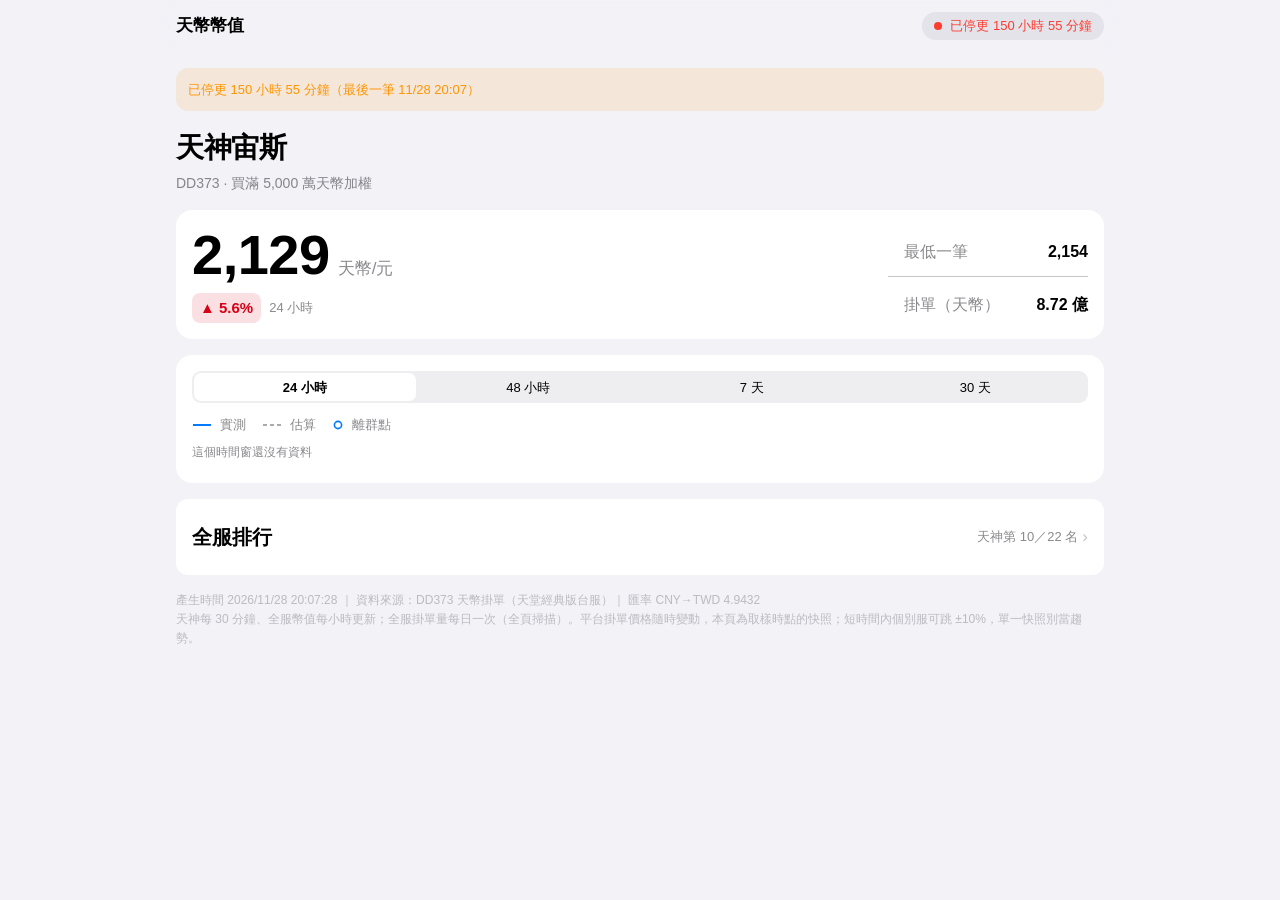
<file: docs/index.html>
<!DOCTYPE html>
<html lang="zh-TW">
<head>
<meta charset="utf-8">
<meta name="viewport" content="width=device-width, initial-scale=1">

<title>天神宙斯 天幣幣值（DD373）</title>
<style>
/* ============================================================================
   天幣幣值頁 — 蘋果風設計系統（B 階段）
   規則：
     - 所有顏色只寫在 :root（淺色）與 @media (prefers-color-scheme: dark) 兩處，
       其他地方一律用 var(--xxx)，不得出現寫死的色碼。
     - 圖表是 JS 畫的 SVG，元素只掛 class，顏色／線寬／字級全部由這張表決定
       ⇒ 深淺色切換時 CSS 變數自己會變，圖表不用重讀顏色也會跟著變。
     - 字體不載入外部字型（單檔、無外部依賴）；數字用 tabular-nums 對齊。
     - 圓角 12（主卡 16）、不用陰影、不用漸層（圖表面積淡出除外）；
       間距只用 4／8／12／16／24／32；頁面左右 16；桌機內容最寬 960 置中。
   ========================================================================== */
:root {
  color-scheme: light dark;
  --bg: #F2F2F7;
  --card: #FFFFFF;
  --card-2: #F2F2F7;
  --label: #000000;
  --label-2: rgba(60, 60, 67, .6);
  --label-3: rgba(60, 60, 67, .3);
  --sep: rgba(60, 60, 67, .29);
  --fill: rgba(118, 118, 128, .12);
  --accent: #007AFF;
  --gray: #8E8E93;
  --ok: #34C759;
  --warn: #FF9500;
  --bad: #FF3B30;
  --on-accent: #FFFFFF;          /* 主色底上的文字（徽章、膠囊） */
  --seg-sel: #FFFFFF;            /* 分段控制「選中」的小方塊 */
  --warn-soft: rgba(255, 149, 0, .12);
  --up: #D70015;                 /* 漲跌（台股慣例）：數字變大＝紅 ▲ */
  --down: #248A3D;               /* 數字變小＝綠 ▼ */
  --up-soft: rgba(215, 0, 21, .12);
  --down-soft: rgba(36, 138, 61, .12);
}
@media (prefers-color-scheme: dark) {
  :root {
    --bg: #000000;
    --card: #1C1C1E;
    --card-2: #2C2C2E;
    --label: #FFFFFF;
    --label-2: rgba(235, 235, 245, .6);
    --label-3: rgba(235, 235, 245, .3);
    --sep: rgba(84, 84, 88, .6);
    --fill: rgba(118, 118, 128, .24);
    --accent: #0A84FF;
    --gray: #8E8E93;
    --ok: #30D158;
    --warn: #FF9F0A;
    --bad: #FF453A;
    --seg-sel: #636366;
    --warn-soft: rgba(255, 159, 10, .16);
    --up: #FF453A;
    --down: #30D158;
    --up-soft: rgba(255, 69, 58, .12);
    --down-soft: rgba(48, 209, 88, .12);
  }
}

* { box-sizing: border-box; }
html { -webkit-text-size-adjust: 100%; }
body {
  margin: 0;
  padding: 16px 16px 32px;
  background: var(--bg);
  color: var(--label);
  font: 16px/1.5 -apple-system, BlinkMacSystemFont, "SF Pro Text", "PingFang TC",
        "Microsoft JhengHei", "Noto Sans TC", sans-serif;
  font-variant-numeric: tabular-nums;
  -webkit-font-smoothing: antialiased;
}
@media (min-width: 1024px) { body { max-width: 960px; margin: 0 auto; padding-bottom: 32px; } }

a { color: var(--accent); text-decoration: none; }

/* ---------- 預覽版橫幅 ---------- */
.preview-banner {
  margin: -16px -16px 16px;
  padding: 8px 16px;
  background: var(--warn-soft);
  color: var(--warn);
  font-size: 13px;
  text-align: center;
}
.preview-banner a { color: var(--warn); text-decoration: underline; }

/* ---------- 標題 ---------- */
header { margin: 0 0 16px; }
h1 { font-size: 28px; font-weight: 700; letter-spacing: -.4px; margin: 0 0 4px; }
.sub { color: var(--label-2); font-size: 14px; }
h2 {
  font-size: 20px; font-weight: 600; margin: 0 0 12px;
  display: flex; flex-wrap: wrap; gap: 8px; align-items: baseline; justify-content: space-between;
}
h2 span { font-size: 13px; font-weight: 400; color: var(--label-2); }
h3 { font-size: 14px; font-weight: 600; margin: 0 0 8px; }

/* ---------- 卡片 ---------- */
.card {
  background: var(--card);
  border-radius: 12px;
  padding: 16px;
  margin: 0 0 16px;
}
.card.accent, .card.lg { border-radius: 16px; }
.notes div { font-size: 13px; color: var(--label-2); margin: 4px 0; }
.muted { color: var(--label-2); }

/* ---------- 狀態膠囊／Tag ---------- */
.capsule {
  display: inline-flex; align-items: center; gap: 8px;
  background: var(--fill); border-radius: 999px; padding: 4px 12px;
  font-size: 13px; color: var(--label-2);
}
.capsule .d { width: 8px; height: 8px; border-radius: 50%; background: var(--ok); flex: none; }
.capsule.warn { color: var(--warn); }
.capsule.warn .d { background: var(--warn); }
.capsule.bad { color: var(--bad); }
.capsule.bad .d { background: var(--bad); }
.tag {
  display: inline-block; font-size: 12px; color: var(--warn);
  background: var(--warn-soft); border-radius: 6px; padding: 2px 8px;
}

/* ---------- KPI 格（C 階段會換成 Hero 卡） ---------- */
.kpis { display: grid; grid-template-columns: repeat(2, 1fr); gap: 8px; margin: 4px 0 12px; }
.kpi { background: var(--card-2); border-radius: 12px; padding: 12px; }
.kpi label { display: block; font-size: 12px; color: var(--label-2); }
.kpi b { display: block; font-size: 24px; font-weight: 600; line-height: 1.25; }
.kpi i { font-size: 13px; font-style: normal; color: var(--label-2); }
@media (min-width: 640px) { .kpis { grid-template-columns: repeat(4, 1fr); } }
.pri { color: var(--accent); font-weight: 600; }
td.pri, th.pri { color: var(--accent); }
td.pri { background: var(--fill); }

/* 漲跌：台股慣例——數字變大（1 台幣換到更多天幣）＝紅 ▲、數字變小＝綠 ▼；
   四捨五入為 0.0% 時用灰色、不加箭頭。只用在漲跌小字與膠囊，大數字不上色。 */
.up { color: var(--up); }
.down { color: var(--down); }
.flat { color: var(--label-2); }

/* ---------- 全服排行（C 階段改成群組列表；此處先套色票） ---------- */
table { width: 100%; border-collapse: collapse; }
th, td { padding: 8px; border-bottom: .5px solid var(--sep); text-align: right; white-space: nowrap; }
th { font-size: 12px; font-weight: 500; color: var(--label-2); position: sticky; top: 0; background: var(--card); }
td.nm, th.nm { text-align: left; font-size: 14px; color: var(--label); }
td.rk { color: var(--label-3); font-size: 12px; width: 20px; }
td.sm { font-size: 12px; color: var(--label-2); }
td.hi { font-weight: 600; }
tr.me { background: var(--fill); }
tr.me td.nm { font-weight: 600; }
.mobs { display: block; }
.full { display: none; }
@media (min-width: 700px) { .mobs { display: none; } .full { display: block; } }
.mrow { padding: 8px 2px; border-bottom: .5px solid var(--sep); }
.mrow.me { background: var(--fill); border-radius: 8px; padding: 8px; }
.mline1 { display: flex; align-items: baseline; gap: 8px; }
.mline1 .rk { color: var(--label-3); font-size: 12px; width: 16px; flex: none; }
.mline1 .nm { flex: 1; font-size: 14px; min-width: 0; overflow: hidden; text-overflow: ellipsis; white-space: nowrap; }
.mline1 .nm.me { font-weight: 600; }
.mline1 .vw { font-weight: 600; font-size: 16px; flex: none; }
.mline1 .dl { font-size: 12px; text-align: right; flex: none; min-width: 58px; }
.mline2 { font-size: 12px; color: var(--label-2); margin-top: 2px; }

/* ---------- 分段控制（iOS UISegmentedControl） ---------- */
.tabs input { display: none; }
.tabbar {
  display: grid; grid-template-columns: repeat(4, 1fr); gap: 2px;
  background: var(--fill); border-radius: 9px; padding: 2px; height: 32px; margin: 0 0 12px;
}
.tabbar label {
  display: flex; align-items: center; justify-content: center;
  font-size: 13px; color: var(--label); border-radius: 7px; cursor: pointer;
  -webkit-tap-highlight-color: transparent;
}
#tr24:checked ~ .tabbar label[for=tr24],
#tr48:checked ~ .tabbar label[for=tr48],
#tr7:checked ~ .tabbar label[for=tr7],
#tr30:checked ~ .tabbar label[for=tr30] { background: var(--seg-sel); font-weight: 600; }
.panels > .panel { display: none; }
#tr24:checked ~ .panels .p24,
#tr48:checked ~ .panels .p48,
#tr7:checked ~ .panels .p7,
#tr30:checked ~ .panels .p30 { display: block; }

/* ---------- 走勢圖 ---------- */
.chart { position: relative; width: 100%; margin: 0; touch-action: pan-y; }
.chart svg { display: block; }
.chart svg .grid { stroke: var(--sep); stroke-width: 1; }
.chart svg .ytick, .chart svg .xtick { fill: var(--label-2); font-size: 11px; }
.chart svg .stop-top { stop-color: var(--accent); stop-opacity: .20; }
.chart svg .stop-bot { stop-color: var(--accent); stop-opacity: 0; }
.chart svg .line-est { fill: none; stroke: var(--gray); stroke-width: 1.5; stroke-dasharray: 5 4; }
.chart svg .line-real { fill: none; stroke: var(--accent); stroke-width: 2; stroke-linejoin: round; stroke-linecap: round; }
.chart svg .outlier { fill: none; stroke: var(--accent); stroke-width: 1.6; }
.chart svg .band { fill: var(--accent); fill-opacity: .10; stroke: none; }
.chart svg .badge { fill: var(--accent); }
.chart svg .badge-t { fill: var(--on-accent); font-size: 12px; font-weight: 700; }
.chart svg .cross { stroke: var(--sep); stroke-width: 1; pointer-events: none; }
.chart svg .cross-dot { fill: var(--accent); stroke: var(--card); stroke-width: 1.5; pointer-events: none; }
.chart svg .note-band { fill: var(--fill); }
.chart svg .note-line { stroke: var(--gray); stroke-width: 1.5; stroke-dasharray: 4 3; }
.chart svg .note-txt { fill: var(--label-2); font-size: 11px; }
/* 掛單量小面板（價格區下方、獨立一套）：顏色全部走 token
   優先順序：游標(--accent) > 薄市場(--warn) > 最新(--label-2) > 一般(--label-3) */
.chart svg .stock-label { fill: var(--label-2); font-size: 11px; }
.chart svg .stock-thin { stroke: var(--label-3); stroke-width: 1; stroke-dasharray: 3 3; }
.chart svg .stock-unit { fill: var(--label-3); font-size: 10px; }
.chart svg .stock-since { fill: var(--label-3); font-size: 10px; }
.chart svg .sbar { fill: var(--label-3); }
.chart svg .sbar-last { fill: var(--label-2); }
.chart svg .sbar-thin { fill: var(--warn); fill-opacity: .8; }
.chart svg .sbar-hover { fill: var(--accent); fill-opacity: 1; }

/* 圖例（分段控制下方同一行） */
.lgd { display: flex; gap: 16px; align-items: center; font-size: 13px; color: var(--label-2); margin: 0 0 8px; }
.lgd .li { display: inline-flex; align-items: center; gap: 8px; }
.lgd svg { display: block; }
.lgd .lg-real { stroke: var(--accent); stroke-width: 2; }
.lgd .lg-est { stroke: var(--gray); stroke-width: 1.5; stroke-dasharray: 4 3; }
.lgd .lg-band { fill: var(--accent); fill-opacity: .10; }

/* 本時窗摘要（圖上方一行） */
.wsum { font-size: 13px; color: var(--label-2); margin: 0 0 4px; }
.wsum b { color: var(--label); font-weight: 600; }

/* 十字線 tooltip */
.tt {
  position: absolute; z-index: 3; pointer-events: none; opacity: 0;
  transition: opacity .12s ease;
  /* 用 --card-2：tooltip 疊在同為 --card 的走勢卡上，若用 --card 會完全看不見（深色模式實測） */
  background: var(--card-2); color: var(--label);
  border: .5px solid var(--sep); border-radius: 10px;
  padding: 8px 12px; font-size: 13px; line-height: 1.45; white-space: nowrap;
}
.tt.on { opacity: 1; }
.tt .t1 { color: var(--label-2); font-size: 12px; }
.tt .v { font-size: 15px; font-weight: 600; }
.tt .stk { font-variant-numeric: tabular-nums; }
.tt .stk .tag { font-size: 11px; padding: 1px 6px; margin-left: 2px; }
.tt .src { color: var(--label-2); font-size: 12px; }

/* ---------- 其他 ---------- */
.movers { margin: 0; padding-left: 16px; font-size: 14px; color: var(--label-2); }
.movers li { margin: 2px 0; }
.movers b { color: var(--label); font-weight: 600; }
.split { display: grid; grid-template-columns: 1fr; gap: 12px; }
@media (min-width: 640px) { .split { grid-template-columns: 1fr 1fr; } }
footer { color: var(--label-3); font-size: 12px; margin-top: 16px; line-height: 1.6; }

/* ============================================================================
   C 階段：頁面結構（導覽列／大標／Hero／群組列表／details／頁尾）
   ========================================================================== */

/* ---------- 導覽列：sticky、毛玻璃 ---------- */
.nav {
  position: sticky; top: 0; z-index: 5;
  display: flex; align-items: center; justify-content: space-between; gap: 8px;
  margin: -16px -16px 16px; padding: 12px 16px;
  background: color-mix(in srgb, var(--bg) 80%, transparent);
  backdrop-filter: saturate(180%) blur(20px);
  -webkit-backdrop-filter: saturate(180%) blur(20px);
}
.nav-t { font-size: 17px; font-weight: 600; }

/* ---------- 頁面大標 ---------- */
.page-head { margin: 0 0 16px; }
.page-head .sub { margin: 0; }

/* ---------- Hero 卡 ---------- */
.hero-n { display: flex; align-items: baseline; gap: 8px; }
.hero-n b { font-size: 48px; font-weight: 600; letter-spacing: -.5px; line-height: 1.05; }
.hero-n span { font-size: 17px; color: var(--label-2); }
@media (min-width: 1024px) { .hero-n b { font-size: 56px; } }

/* ---------- Hero：股票 App 式（大數字＋漲跌膠囊／iOS 列表） ---------- */
.hero-main { min-width: 0; }
.hero-chg { display: flex; align-items: center; gap: 8px; margin: 8px 0 0; }
.chg-pill {
  background: var(--fill); color: var(--label); font-weight: 600;
  border-radius: 8px; padding: 4px 8px; font-size: 15px;
  font-variant-numeric: tabular-nums; white-space: nowrap;
}
/* 膠囊：漲跌用同色約 12% 底；0.0% 用灰底灰字、不加箭頭 */
.chg-pill.up { background: var(--up-soft); color: var(--up); }
.chg-pill.down { background: var(--down-soft); color: var(--down); }
.chg-pill.flat { background: var(--fill); color: var(--label-2); }
.chg-when { font-size: 13px; color: var(--label-2); }
.hero-list { margin: 16px 0 0; }
.hero-row {
  display: flex; align-items: center; justify-content: space-between; gap: 12px;
  min-height: 44px; padding: 12px 0 12px 16px;
  border-bottom: .5px solid var(--sep); font-size: 16px;
}
.hero-row:last-child { border-bottom: 0; padding-bottom: 0; }
.hero-row .hl { color: var(--label-2); white-space: nowrap; }
.hero-row .hv { color: var(--label); font-weight: 600; white-space: nowrap; text-align: right; }
.hero-row .hl .tag { font-weight: 400; margin-left: 6px; }
@media (min-width: 560px) {                     /* 桌機：大數字在左、列表在右（約 200px）垂直置中 */
  .card.hero { display: flex; align-items: center; gap: 24px; }
  .hero-main { flex: 1; }
  .hero-list { flex: none; min-width: 200px; margin: 0; }   /* 寬度隨最寬一列（掛單＋薄市場 tag）自動長，數值仍與右緣對齊 */
}

/* ---------- 群組列表（iOS Settings 樣式） ---------- */
.glist { margin: 0; padding: 0; }
.grow {
  display: flex; align-items: center; justify-content: space-between; gap: 12px;
  min-height: 44px; padding: 12px 0 12px 16px;
  border-bottom: .5px solid var(--sep); font-size: 16px;
}
.grow:last-child { border-bottom: 0; }
.grow .gv { color: var(--label-2); text-align: right; }
.grow .gv b { color: var(--label); font-weight: 600; }

/* ---------- 全服排行列 ---------- */
.rrow { min-height: 44px; padding: 12px 0 12px 16px; border-bottom: .5px solid var(--sep); }
.rrow:last-child { border-bottom: 0; }
.rrow.me { background: var(--fill); border-radius: 8px; padding-left: 12px; padding-right: 12px; }
.rline1 { display: flex; align-items: baseline; gap: 8px; }
.rline1 .rk { color: var(--label-3); font-size: 12px; min-width: 20px; }
.rline1 .nm {
  flex: 1; font-size: 16px; color: var(--label); min-width: 0;
  overflow: hidden; text-overflow: ellipsis; white-space: nowrap;
}
.rrow.me .rline1 .nm { color: var(--accent); font-weight: 600; }
.rline1 .vw { font-weight: 600; font-size: 16px; }
.rline1 .dl { font-size: 13px; min-width: 56px; text-align: right; }   /* 顏色由 .up／.down／.flat 決定 */
.rline2 { font-size: 12px; color: var(--label-2); margin-top: 2px; }

/* ---------- details（全服排行） ---------- */
details.dsc > summary {
  display: flex; align-items: center; justify-content: space-between; gap: 8px;
  min-height: 44px; font-size: 20px; font-weight: 600;
  cursor: pointer; list-style: none;
  -webkit-tap-highlight-color: transparent;
}
details.dsc > summary::-webkit-details-marker { display: none; }
details.dsc > summary .dsub {
  display: inline-flex; align-items: center; gap: 4px;
  font-size: 13px; font-weight: 400; color: var(--label-2);
}
details.dsc > summary .dsub::after {
  content: "›"; font-size: 17px; color: var(--label-3);
  transition: transform .15s ease;
}
details.dsc[open] > summary .dsub::after { transform: rotate(90deg); }
.dbody { margin-top: 12px; }


/* ---------- 手機不換行（Hero 三格、群組列表標籤） ---------- */
.hero-row .hl, .grow > span:first-child { white-space: nowrap; }

/* ---------- 圖例：離群點與說明泡泡 ---------- */
.lgd .li[data-tip] { cursor: pointer; }
.lgd .lg-out { fill: none; stroke: var(--accent); stroke-width: 1.6; }
.lgtip {
  position: absolute; z-index: 6; max-width: 260px;
  background: var(--card-2); color: var(--label);
  border: .5px solid var(--sep); border-radius: 10px;
  padding: 8px 12px; font-size: 13px; line-height: 1.45;
}

/* ---------- 說明泡泡 ---------- */
[data-tip] { cursor: pointer; }

.notice {
  margin: 0 0 16px; padding: 12px; border-radius: 12px;
  background: var(--warn-soft); color: var(--warn); font-size: 13px;
}
</style>
</head>
<body>

<nav class="nav">
  <span class="nav-t">天幣幣值</span>
  <span class="capsule" data-fresh><span class="d"></span><span data-ts="1795867648" data-rel="1">0 分鐘前</span></span>
</nav>

<div class="notice bad" id="stale-banner" hidden></div>
<header class="page-head">
  <h1>天神宙斯</h1>
  <p class="sub" data-tip="從最便宜的掛單一路往上買，湊滿 5,000 萬天幣的平均價；數字越大＝天幣越便宜">DD373 · 買滿 5,000 萬天幣加權</p>
</header>

<section class="card lg hero">
  <div class="hero-main">
    <div class="hero-n"><b>2,129</b><span>天幣/元</span></div>
    <div class="hero-chg"><span class="chg-pill up">▲ 5.6%</span><span class="chg-when">24 小時</span></div>
  </div>
  <div class="hero-list">
    <div class="hero-row"><span class="hl" data-tip="全部掛單裡最便宜的一筆，小額才買得到這個價">最低一筆</span><span class="hv">2,154</span></div>
    <div class="hero-row"><span class="hl">掛單（天幣）</span><span class="hv">8.72 億</span></div>
  </div>
</section>

<section class="card lg">
  <div class="tabs">
    <input type="radio" name="tr" id="tr24" checked>
    <input type="radio" name="tr" id="tr48">
    <input type="radio" name="tr" id="tr7">
    <input type="radio" name="tr" id="tr30">
    <div class="tabbar">
      <label for="tr24">24 小時</label><label for="tr48">48 小時</label><label for="tr7">7 天</label><label for="tr30">30 天</label>
    </div>
    <div class="lgd">
      <span class="li"><svg width="20" height="8" viewBox="0 0 20 8" aria-hidden="true"><path class="lg-real" d="M1,4 H19"/></svg>實測</span>
      <span class="li" data-tip="10/14 19:01 以前沒有實測，用舊的實買序列 × 0.9997 換算；看趨勢可以，單點數字別當真"><svg width="20" height="8" viewBox="0 0 20 8" aria-hidden="true"><path class="lg-est" d="M1,4 H19"/></svg>估算</span>
      <span class="li" data-tip="單次掃描偏離前後中位數太多，主線用中位數，圈圈標原始值"><svg width="12" height="12" viewBox="0 0 12 12" aria-hidden="true"><circle class="lg-out" cx="6" cy="6" r="3.6"/></svg>離群點</span>
    </div>
    <div class="panels">
      <div class="panel p24"><div class="wsum" data-win="24h"></div><div class="chart" data-win="24h"></div></div>
      <div class="panel p48"><div class="wsum" data-win="48h"></div><div class="chart" data-win="48h"></div></div>
      <div class="panel p7"><div class="wsum" data-win="7d"></div><div class="chart" data-win="7d"></div></div>
      <div class="panel p30"><div class="wsum" data-win="30d"></div><div class="chart" data-win="30d"></div></div>
    </div>
  </div>
</section>

<section class="card">
  <details class="dsc">
    <summary><span>全服排行</span><span class="dsub">天神第 10／22 名</span></summary>
    <div class="dbody glist"><div class="rrow me"><div class="rline1"><span class="rk">10</span><span class="nm">天神宙斯</span><span class="vw">2,129</span><span class="dl up">▲ 5.6%</span></div><div class="rline2">最低一筆 2,154 ・ <span data-tip="全部掛單的庫存總和。天神即時（每 30 分鐘）、其他服每日一次全頁掃描">掛單 8.72 億天幣</span></div></div><div class="rrow"><div class="rline1"><span class="rk">1</span><span class="nm">月亮女神阿緹蜜斯</span><span class="vw">2,574</span><span class="dl down">▼ 1.1%</span></div><div class="rline2">最低一筆 2,611 ・ <span data-tip="全部掛單的庫存總和。天神即時（每 30 分鐘）、其他服每日一次全頁掃描">掛單 6.94 億天幣</span></div></div><div class="rrow"><div class="rline1"><span class="rk">2</span><span class="nm">公牛克里特</span><span class="vw">2,556</span><span class="dl down">▼ 0.7%</span></div><div class="rline2">最低一筆 2,561 ・ <span data-tip="全部掛單的庫存總和。天神即時（每 30 分鐘）、其他服每日一次全頁掃描">掛單 6.68 億天幣</span></div></div><div class="rrow"><div class="rline1"><span class="rk">3</span><span class="nm">獅子涅墨亞</span><span class="vw">2,519</span><span class="dl down">▼ 2.6%</span></div><div class="rline2">最低一筆 2,532 ・ <span data-tip="全部掛單的庫存總和。天神即時（每 30 分鐘）、其他服每日一次全頁掃描">掛單 8.31 億天幣</span></div></div><div class="rrow"><div class="rline1"><span class="rk">4</span><span class="nm">美神維納斯</span><span class="vw">2,367</span><span class="dl up">▲ 0.5%</span></div><div class="rline2">最低一筆 2,367 ・ <span data-tip="全部掛單的庫存總和。天神即時（每 30 分鐘）、其他服每日一次全頁掃描">掛單 6.03 億天幣</span></div></div><div class="rrow"><div class="rline1"><span class="rk">5</span><span class="nm">水蛇許德拉</span><span class="vw">2,345</span><span class="dl up">▲ 1.9%</span></div><div class="rline2">最低一筆 2,352 ・ <span data-tip="全部掛單的庫存總和。天神即時（每 30 分鐘）、其他服每日一次全頁掃描">掛單 7.28 億天幣</span></div></div><div class="rrow"><div class="rline1"><span class="rk">6</span><span class="nm">飛馬珀伽索斯</span><span class="vw">2,328</span><span class="dl up">▲ 5.5%</span></div><div class="rline2">最低一筆 2,366 ・ <span data-tip="全部掛單的庫存總和。天神即時（每 30 分鐘）、其他服每日一次全頁掃描">掛單 19.34 億天幣</span></div></div><div class="rrow"><div class="rline1"><span class="rk">7</span><span class="nm">蛇髮女墨杜沙</span><span class="vw">2,269</span><span class="dl down">▼ 1.0%</span></div><div class="rline2">最低一筆 2,289 ・ <span data-tip="全部掛單的庫存總和。天神即時（每 30 分鐘）、其他服每日一次全頁掃描">掛單 4.23 億天幣</span></div></div><div class="rrow"><div class="rline1"><span class="rk">8</span><span class="nm">勝利女神雅典娜</span><span class="vw">2,236</span><span class="dl down">▼ 9.2%</span></div><div class="rline2">最低一筆 2,248 ・ <span data-tip="全部掛單的庫存總和。天神即時（每 30 分鐘）、其他服每日一次全頁掃描">掛單 4.52 億天幣</span></div></div><div class="rrow"><div class="rline1"><span class="rk">9</span><span class="nm">海神波塞頓</span><span class="vw">2,199</span><span class="dl up">▲ 2.7%</span></div><div class="rline2">最低一筆 2,205 ・ <span data-tip="全部掛單的庫存總和。天神即時（每 30 分鐘）、其他服每日一次全頁掃描">掛單 7.33 億天幣</span></div></div><div class="rrow"><div class="rline1"><span class="rk">11</span><span class="nm">獨眼巨人庫克羅普斯</span><span class="vw">2,128</span><span class="dl up">▲ 0.5%</span></div><div class="rline2">最低一筆 2,131 ・ <span data-tip="全部掛單的庫存總和。天神即時（每 30 分鐘）、其他服每日一次全頁掃描">掛單 7.80 億天幣</span></div></div><div class="rrow"><div class="rline1"><span class="rk">12</span><span class="nm">愛神邱比特</span><span class="vw">2,124</span><span class="dl down">▼ 3.5%</span></div><div class="rline2">最低一筆 2,210 ・ <span data-tip="全部掛單的庫存總和。天神即時（每 30 分鐘）、其他服每日一次全頁掃描">掛單 6.93 億天幣</span></div></div><div class="rrow"><div class="rline1"><span class="rk">13</span><span class="nm">泰坦女神瑞亞</span><span class="vw">2,039</span><span class="dl up">▲ 1.3%</span></div><div class="rline2">最低一筆 2,044 ・ <span data-tip="全部掛單的庫存總和。天神即時（每 30 分鐘）、其他服每日一次全頁掃描">掛單 6.56 億天幣</span></div></div><div class="rrow"><div class="rline1"><span class="rk">14</span><span class="nm">收獲女神蒂蜜特</span><span class="vw">2,037</span><span class="dl up">▲ 1.0%</span></div><div class="rline2">最低一筆 2,045 ・ <span data-tip="全部掛單的庫存總和。天神即時（每 30 分鐘）、其他服每日一次全頁掃描">掛單 10.17 億天幣</span></div></div><div class="rrow"><div class="rline1"><span class="rk">15</span><span class="nm">火神赫發斯特斯</span><span class="vw">2,029</span><span class="dl up">▲ 0.6%</span></div><div class="rline2">最低一筆 2,033 ・ <span data-tip="全部掛單的庫存總和。天神即時（每 30 分鐘）、其他服每日一次全頁掃描">掛單 10.40 億天幣</span></div></div><div class="rrow"><div class="rline1"><span class="rk">16</span><span class="nm">冥王黑帝斯</span><span class="vw">2,026</span><span class="dl up">▲ 3.4%</span></div><div class="rline2">最低一筆 2,027 ・ <span data-tip="全部掛單的庫存總和。天神即時（每 30 分鐘）、其他服每日一次全頁掃描">掛單 7.46 億天幣</span></div></div><div class="rrow"><div class="rline1"><span class="rk">17</span><span class="nm">地獄犬刻耳柏洛斯</span><span class="vw">2,015</span><span class="dl down">▼ 9.6%</span></div><div class="rline2">最低一筆 2,131 ・ <span data-tip="全部掛單的庫存總和。天神即時（每 30 分鐘）、其他服每日一次全頁掃描">掛單 7.89 億天幣</span></div></div><div class="rrow"><div class="rline1"><span class="rk">18</span><span class="nm">半人馬涅索斯</span><span class="vw">1,996</span><span class="dl up">▲ 0.5%</span></div><div class="rline2">最低一筆 2,023 ・ <span data-tip="全部掛單的庫存總和。天神即時（每 30 分鐘）、其他服每日一次全頁掃描">掛單 4.80 億天幣</span></div></div><div class="rrow"><div class="rline1"><span class="rk">19</span><span class="nm">牛人彌諾陶洛斯</span><span class="vw">1,949</span><span class="dl down">▼ 4.5%</span></div><div class="rline2">最低一筆 2,038 ・ <span data-tip="全部掛單的庫存總和。天神即時（每 30 分鐘）、其他服每日一次全頁掃描">掛單 6.02 億天幣</span></div></div><div class="rrow"><div class="rline1"><span class="rk">20</span><span class="nm">戰神馬爾斯</span><span class="vw">1,851</span><span class="dl down">▼ 7.2%</span></div><div class="rline2">最低一筆 1,856 ・ <span data-tip="全部掛單的庫存總和。天神即時（每 30 分鐘）、其他服每日一次全頁掃描">掛單 5.35 億天幣</span></div></div><div class="rrow"><div class="rline1"><span class="rk">21</span><span class="nm">天后海拉</span><span class="vw">1,842</span><span class="dl up">▲ 1.5%</span></div><div class="rline2">最低一筆 1,845 ・ <span data-tip="全部掛單的庫存總和。天神即時（每 30 分鐘）、其他服每日一次全頁掃描">掛單 6.66 億天幣</span></div></div><div class="rrow"><div class="rline1"><span class="rk">22</span><span class="nm">太陽神阿波羅</span><span class="vw">1,758</span><span class="dl down">▼ 2.1%</span></div><div class="rline2">最低一筆 1,761 ・ <span data-tip="全部掛單的庫存總和。天神即時（每 30 分鐘）、其他服每日一次全頁掃描">掛單 16.71 億天幣</span></div></div></div>
  </details>
</section>
<footer>
  產生時間 2026/11/28 20:07:28 ｜ 資料來源：DD373 天幣掛單（天堂經典版台服）｜ 匯率 CNY→TWD 4.9432<br>
  天神每 30 分鐘、全服幣值每小時更新；全服掛單量每日一次（全頁掃描）。平台掛單價格隨時變動，本頁為取樣時點的快照；短時間內個別服可跳 ±10%，單一快照別當趨勢。
</footer>
<script type="application/json" id="chart-data">{"now":1795867648,"r":0.99973,"real":[[1793190240,1556.2,1556.2,0,null],[1793193960,1565.7,1565.7,0,null],[1793197320,1577.3,1577.3,0,null],[1793200920,1584.8,1584.8,0,null],[1793204640,1567.6,1567.6,0,null],[1793208240,1567.6,1567.6,0,null],[1793211780,1558.5,1558.5,0,null],[1793215560,1560.8,1560.8,0,null],[1793219040,1560.8,1560.8,0,null],[1793222460,1560.8,1560.8,0,null],[1793226300,1577.9,1577.9,0,null],[1793229960,1577.9,1577.9,0,null],[1793233320,1577.9,1577.9,0,null],[1793237100,1593.1,1593.1,0,null],[1793240460,1583.8,1583.8,0,null],[1793244060,1587.6,1587.6,0,null],[1793247780,1589.9,1589.9,0,null],[1793251320,1589.0,1589.0,0,null],[1793255100,1584.0,1584.0,0,null],[1793258520,1587.7,1587.7,0,null],[1793262060,1592.8,1592.8,0,null],[1793265900,1596.3,1596.3,0,null],[1793269440,1596.3,1596.3,0,null],[1793273160,1595.6,1595.6,0,null],[1793276700,1596.2,1596.2,0,null],[1793280360,1589.1,1589.1,0,null],[1793283720,1572.3,1572.3,0,null],[1793287380,1565.8,1565.8,0,null],[1793291040,1566.7,1566.7,0,null],[1793294520,1562.5,1562.5,0,null],[1793298300,1549.8,1549.8,0,null],[1793302020,1550.0,1550.0,0,null],[1793305500,1550.0,1550.0,0,null],[1793309100,1550.0,1550.0,0,null],[1793312640,1543.3,1543.3,0,null],[1793316120,1543.3,1543.3,0,null],[1793319780,1543.3,1543.3,0,null],[1793323320,1551.7,1551.7,0,null],[1793327160,1554.5,1554.5,0,null],[1793330640,1553.4,1553.4,0,null],[1793334060,1554.1,1554.1,0,null],[1793337840,1571.0,1571.0,0,null],[1793341260,1574.6,1574.6,0,null],[1793345100,1552.5,1552.5,0,null],[1793348640,1549.9,1549.9,0,null],[1793352360,1567.2,1567.2,0,null],[1793355900,1552.7,1552.7,0,null],[1793359380,1547.2,1547.2,0,null],[1793363220,1546.6,1546.6,0,null],[1793366700,1546.6,1546.6,0,null],[1793370180,1546.6,1546.6,0,null],[1793373900,1546.7,1546.7,0,null],[1793377500,1547.9,1547.9,0,null],[1793381100,1546.6,1546.6,0,null],[1793384700,1546.7,1546.7,0,null],[1793388060,1546.7,1546.7,0,null],[1793391900,1546.7,1546.7,0,null],[1793395560,1546.7,1546.7,0,null],[1793398980,1546.7,1546.7,0,null],[1793402520,1548.3,1548.3,0,null],[1793406300,1549.0,1549.0,0,null],[1793409900,1538.0,1538.0,0,null],[1793413560,1538.1,1538.1,0,null],[1793417160,1538.0,1538.0,0,null],[1793420640,1537.8,1537.8,0,null],[1793424060,1542.2,1542.2,0,null],[1793427960,1544.7,1544.7,0,null],[1793431500,1514.8,1514.8,0,null],[1793434980,1514.8,1514.8,0,null],[1793438460,1510.8,1510.8,0,null],[1793442240,1506.3,1506.3,0,null],[1793445720,1503.1,1503.1,0,null],[1793449320,1507.9,1507.9,0,null],[1793453160,1516.4,1516.4,0,null],[1793456700,1523.1,1523.1,0,null],[1793460360,1523.1,1523.1,0,null],[1793463660,1497.2,1497.2,0,null],[1793467440,1498.5,1498.5,0,null],[1793470980,1498.5,1498.5,0,null],[1793474580,1499.2,1499.2,0,null],[1793478420,1499.2,1499.2,0,null],[1793481900,1497.3,1497.3,0,null],[1793485380,1497.3,1497.3,0,null],[1793489100,1497.3,1497.3,0,null],[1793492640,1497.3,1497.3,0,null],[1793496060,1497.7,1497.7,0,null],[1793499900,1515.3,1515.3,0,null],[1793503260,1516.7,1516.7,0,null],[1793506920,1519.0,1519.0,0,null],[1793510460,1521.7,1521.7,0,null],[1793514060,1530.8,1530.8,0,null],[1793517720,1541.8,1541.8,0,null],[1793521380,1546.6,1546.6,0,null],[1793524920,1554.8,1554.8,0,null],[1793528580,1564.3,1564.3,0,null],[1793532300,1561.4,1561.4,0,null],[1793535780,1561.4,1561.4,0,null],[1793539560,1571.2,1571.2,0,null],[1793542980,1563.7,1563.7,0,null],[1793546580,1565.0,1565.0,0,null],[1793550300,1550.2,1550.2,0,null],[1793553720,1542.3,1542.3,0,null],[1793557500,1539.4,1539.4,0,null],[1793561100,1541.1,1541.1,0,null],[1793564580,1541.1,1541.1,0,null],[1793568300,1541.1,1541.1,0,null],[1793571840,1541.1,1541.1,0,null],[1793575500,1545.2,1545.2,0,null],[1793578920,1543.7,1543.7,0,null],[1793582520,1551.4,1551.4,0,null],[1793586120,1556.5,1556.5,0,null],[1793590020,1544.4,1544.4,0,null],[1793593260,1546.7,1546.7,0,null],[1793597160,1519.7,1519.7,0,null],[1793600700,1534.9,1534.9,0,null],[1793604300,1539.6,1539.6,0,null],[1793607840,1551.9,1551.9,0,null],[1793611560,1547.3,1547.3,0,null],[1793615100,1536.8,1536.8,0,null],[1793618640,1535.0,1535.0,0,null],[1793622120,1555.2,1555.2,0,null],[1793625960,1558.3,1558.3,0,null],[1793629260,1550.9,1550.9,0,null],[1793633040,1550.4,1550.4,0,null],[1793636700,1534.7,1534.7,0,null],[1793640360,1535.6,1535.6,0,null],[1793643720,1526.4,1526.4,0,null],[1793647440,1522.7,1522.7,0,null],[1793651040,1522.7,1522.7,0,null],[1793654700,1522.7,1522.7,0,null],[1793658120,1519.5,1519.5,0,null],[1793661840,1525.2,1525.2,0,null],[1793665320,1523.5,1523.5,0,null],[1793669160,1535.6,1535.6,0,null],[1793672520,1535.4,1535.4,0,null],[1793676240,1537.1,1537.1,0,null],[1793679720,1539.3,1539.3,0,null],[1793683440,1540.5,1540.5,0,null],[1793687160,1541.5,1541.5,0,null],[1793690760,1537.4,1537.4,0,null],[1793694120,1541.1,1541.1,0,null],[1793697840,1540.4,1540.4,0,null],[1793701260,1540.4,1540.4,0,null],[1793705160,1526.9,1526.9,0,null],[1793708580,1520.8,1520.8,0,null],[1793712300,1535.1,1535.1,0,null],[1793715720,1497.9,1497.9,0,null],[1793719560,1497.4,1497.4,0,null],[1793723040,1499.8,1499.8,0,null],[1793726460,1500.4,1500.4,0,null],[1793730180,1499.8,1499.8,0,null],[1793733780,1493.9,1493.9,0,null],[1793737260,1493.0,1493.0,0,null],[1793741220,1493.0,1493.0,0,null],[1793744520,1493.0,1493.0,0,null],[1793748300,1493.0,1493.0,0,null],[1793751900,1493.0,1493.0,0,null],[1793755560,1506.1,1506.1,0,null],[1793758920,1511.9,1511.9,0,null],[1793762520,1520.0,1520.0,0,null],[1793766360,1514.3,1514.3,0,null],[1793769840,1528.4,1528.4,0,null],[1793773260,1533.6,1533.6,0,null],[1793777160,1541.7,1541.7,0,null],[1793780580,1542.8,1542.8,0,null],[1793784180,1548.4,1548.4,0,null],[1793788020,1564.3,1564.3,0,null],[1793791500,1563.7,1563.7,0,null],[1793795040,1577.0,1577.0,0,null],[1793798520,1591.7,1591.7,0,null],[1793802240,1579.6,1579.6,0,null],[1793805780,1582.8,1582.8,0,null],[1793809560,1578.7,1578.7,0,null],[1793813160,1569.1,1569.1,0,null],[1793816700,1569.1,1569.1,0,null],[1793820060,1569.4,1569.4,0,null],[1793823900,1569.4,1569.4,0,null],[1793827380,1569.4,1569.4,0,null],[1793830980,1569.4,1569.4,0,null],[1793834700,1570.7,1570.7,0,null],[1793838240,1570.7,1570.7,0,null],[1793841720,1563.8,1563.8,0,null],[1793845560,1565.7,1565.7,0,null],[1793848980,1570.2,1570.2,0,null],[1793852760,1572.8,1572.8,0,null],[1793856180,1578.1,1578.1,0,null],[1793859840,1583.1,1583.1,0,null],[1793863500,1590.0,1590.0,0,null],[1793867160,1592.1,1592.1,0,null],[1793870760,1597.9,1597.9,0,null],[1793874360,1599.3,1599.3,0,null],[1793877960,1610.8,1610.8,0,null],[1793881440,1612.9,1612.9,0,null],[1793885040,1615.7,1615.7,0,null],[1793888640,1616.6,1616.6,0,null],[1793892240,1618.7,1618.7,0,null],[1793895720,1628.3,1628.3,0,null],[1793899440,1628.9,1628.9,0,null],[1793902860,1628.9,1628.9,0,null],[1793906580,1628.5,1628.5,0,null],[1793910300,1628.6,1628.6,0,null],[1793913960,1629.2,1629.2,0,null],[1793917260,1629.2,1629.2,0,null],[1793921040,1631.6,1631.6,0,null],[1793924760,1632.1,1632.1,0,null],[1793928300,1628.3,1628.3,0,null],[1793931960,1636.6,1636.6,0,null],[1793935260,1641.3,1641.3,0,null],[1793939040,1643.8,1643.8,0,null],[1793942460,1650.5,1650.5,0,null],[1793946180,1671.4,1671.4,0,null],[1793949900,1663.0,1663.0,0,null],[1793953500,1686.7,1686.7,0,null],[1793956980,1689.2,1689.2,0,null],[1793960520,1649.3,1649.3,0,null],[1793964060,1645.7,1645.7,0,null],[1793967960,1655.2,1655.2,0,null],[1793971620,1662.3,1662.3,0,null],[1793974920,1631.8,1631.8,0,null],[1793978580,1630.9,1630.9,0,null],[1793982240,1626.3,1626.3,0,null],[1793985960,1624.5,1624.5,0,null],[1793989320,1624.5,1624.5,0,null],[1793993040,1613.9,1613.9,0,null],[1793996700,1613.2,1613.2,0,null],[1794000240,1613.2,1613.2,0,null],[1794004020,1613.2,1613.2,0,null],[1794007320,1613.2,1613.2,0,null],[1794010980,1613.2,1674.4,1,null],[1794014640,1613.2,1656.0,1,null],[1794018120,1609.8,1609.8,0,null],[1794021960,1607.2,1607.2,0,null],[1794025320,1612.1,1612.1,0,null],[1794029220,1612.8,1612.8,0,null],[1794032520,1612.8,1612.8,0,null],[1794036180,1599.2,1599.2,0,null],[1794039780,1599.1,1599.1,0,null],[1794043440,1612.6,1612.6,0,null],[1794046920,1603.2,1603.2,0,null],[1794050460,1601.1,1601.1,0,null],[1794054240,1606.4,1606.4,0,null],[1794057840,1613.1,1613.1,0,null],[1794061500,1587.1,1587.1,0,null],[1794065100,1572.2,1572.2,0,null],[1794068520,1580.4,1580.4,0,null],[1794072060,1555.3,1555.3,0,null],[1794075840,1552.1,1552.1,0,null],[1794079320,1554.0,1554.0,0,null],[1794083100,1554.0,1554.0,0,null],[1794086760,1544.5,1544.5,0,null],[1794090180,1544.5,1544.5,0,null],[1794093720,1545.0,1545.0,0,null],[1794097320,1556.7,1556.7,0,null],[1794100860,1555.8,1555.8,0,null],[1794104520,1561.0,1561.0,0,null],[1794108300,1562.5,1562.5,0,null],[1794109320,1561.0,1561.0,0,184420],[1794109920,1561.0,1561.0,0,184420],[1794110820,1562.5,1562.5,0,186520],[1794111720,1563.5,1563.5,0,187520],[1794111900,1563.5,1563.5,0,187520],[1794112620,1563.7,1563.7,0,187720],[1794113520,1566.3,1566.3,0,188273],[1794114420,1570.1,1570.1,0,190173],[1794115320,1575.6,1575.6,0,193044],[1794115440,1575.6,1575.6,0,193044],[1794116220,1576.4,1576.4,0,193792],[1794117120,1576.5,1576.5,0,235792],[1794118020,1576.6,1576.6,0,235912],[1794118920,1576.6,1576.6,0,235912],[1794119160,1576.4,1576.4,0,235512],[1794119820,1576.3,1576.3,0,235392],[1794120720,1578.4,1578.4,0,237749],[1794121620,1582.0,1582.0,0,236522],[1794122520,1596.5,1596.5,0,237580],[1794122580,1596.5,1596.5,0,237580],[1794123420,1607.2,1607.2,0,237580],[1794124320,1609.2,1609.2,0,237900],[1794125220,1609.2,1609.2,0,237900],[1794126060,1621.4,1621.4,0,232250],[1794126120,1621.4,1621.4,0,232250],[1794127020,1623.1,1623.1,0,231922],[1794127920,1623.1,1623.1,0,231922],[1794128820,1623.1,1623.1,0,231922],[1794129720,1624.2,1624.2,0,226002],[1794129960,1624.2,1624.2,0,226002],[1794130620,1623.2,1623.2,0,225602],[1794131520,1626.8,1626.8,0,227206],[1794132420,1626.8,1626.8,0,227206],[1794133320,1629.4,1629.4,0,227206],[1794133380,1629.4,1629.4,0,227206],[1794134220,1630.7,1630.7,0,228961],[1794135120,1634.1,1634.1,0,232226],[1794136020,1632.4,1632.4,0,230864],[1794136920,1630.7,1630.7,0,228846],[1794137100,1635.3,1635.3,0,230446],[1794137820,1639.2,1639.2,0,231196],[1794138720,1641.6,1641.6,0,231196],[1794139620,1644.8,1644.8,0,231545],[1794140520,1641.3,1641.3,0,230695],[1794140640,1641.3,1641.3,0,230695],[1794141420,1636.1,1636.1,0,228985],[1794142320,1636.3,1636.3,0,229761],[1794143220,1635.8,1635.8,0,229238],[1794144120,1640.6,1640.6,0,230878],[1794144240,1640.6,1640.6,0,230878],[1794145020,1641.4,1641.4,0,235229],[1794145920,1639.0,1639.0,0,235494],[1794146820,1639.0,1639.0,0,237742],[1794147720,1633.9,1633.9,0,232991],[1794148620,1633.9,1633.9,0,232991],[1794149520,1633.9,1633.9,0,232991],[1794150420,1634.3,1634.3,0,232382],[1794151320,1634.3,1634.3,0,232682],[1794151560,1634.3,1634.3,0,232682],[1794152220,1641.8,1641.8,0,233434],[1794153120,1638.3,1638.3,0,231746],[1794154020,1656.0,1656.0,0,231946],[1794154920,1643.4,1643.4,0,228566],[1794155100,1643.4,1643.4,0,228566],[1794155820,1644.2,1644.2,0,227106],[1794156720,1644.2,1644.2,0,227116],[1794157620,1644.3,1644.3,0,184116],[1794158520,1643.6,1643.6,0,225901],[1794158760,1643.6,1643.6,0,225901],[1794159420,1643.6,1643.6,0,225901],[1794160320,1639.5,1639.5,0,224511],[1794161220,1639.5,1639.5,0,224511],[1794162120,1642.9,1642.9,0,226011],[1794162360,1640.4,1640.4,0,225101],[1794163020,1638.3,1638.3,0,224572],[1794163920,1638.3,1638.3,0,224572],[1794164820,1638.3,1638.3,0,224572],[1794165720,1638.3,1638.3,0,224572],[1794165780,1638.3,1638.3,0,224572],[1794166620,1638.3,1638.3,0,224572],[1794167520,1638.3,1638.3,0,224572],[1794168420,1633.9,1633.9,0,223072],[1794169320,1633.9,1633.9,0,223072],[1794169380,1633.9,1633.9,0,223072],[1794170220,1633.9,1633.9,0,223072],[1794171120,1633.9,1633.9,0,223072],[1794172020,1633.9,1633.9,0,223072],[1794172920,1633.9,1633.9,0,223072],[1794172980,1633.9,1633.9,0,223072],[1794173820,1633.9,1633.9,0,223072],[1794174720,1633.9,1633.9,0,223072],[1794175620,1633.9,1633.9,0,223072],[1794176520,1633.9,1633.9,0,223072],[1794176700,1633.9,1633.9,0,223072],[1794177420,1633.9,1633.9,0,223072],[1794178320,1633.9,1633.9,0,223072],[1794179220,1633.9,1633.9,0,223072],[1794180120,1635.1,1635.1,0,223072],[1794180240,1635.1,1635.1,0,223072],[1794181020,1635.1,1635.1,0,223072],[1794181920,1635.1,1635.1,0,223072],[1794182820,1635.1,1635.1,0,223072],[1794183660,1635.1,1635.1,0,223072],[1794183720,1635.1,1635.1,0,223072],[1794184620,1635.1,1635.1,0,223072],[1794185520,1640.0,1640.0,0,224462],[1794186420,1640.0,1640.0,0,226262],[1794187260,1643.3,1643.3,0,226702],[1794187320,1643.3,1643.3,0,228702],[1794188220,1643.3,1643.3,0,228702],[1794189120,1643.3,1643.3,0,228702],[1794190020,1644.7,1644.7,0,228782],[1794190920,1647.8,1647.8,0,229182],[1794191040,1647.8,1647.8,0,229182],[1794191820,1647.8,1647.8,0,229182],[1794192720,1647.8,1647.8,0,229182],[1794193620,1647.8,1647.8,0,229182],[1794194520,1647.8,1647.8,0,229182],[1794194820,1647.8,1647.8,0,229182],[1794195420,1650.5,1650.5,0,229662],[1794196320,1653.5,1653.5,0,230042],[1794197220,1653.5,1653.5,0,230042],[1794198120,1653.5,1653.5,0,230042],[1794198240,1653.5,1653.5,0,230042],[1794199020,1650.5,1650.5,0,224162],[1794199920,1642.7,1642.7,0,233162],[1794200820,1644.6,1644.6,0,233921],[1794201720,1645.0,1645.0,0,235040],[1794201840,1645.0,1645.0,0,235040],[1794202620,1649.9,1649.9,0,235521],[1794203520,1651.1,1651.1,0,235780],[1794204420,1651.3,1651.3,0,235210],[1794205320,1648.7,1648.7,0,234169],[1794205560,1648.7,1648.7,0,234169],[1794206220,1654.5,1654.5,0,235269],[1794207120,1655.1,1655.1,0,235309],[1794208020,1662.5,1662.5,0,236583],[1794208920,1663.2,1663.2,0,236812],[1794208980,1663.2,1663.2,0,236812],[1794209820,1664.8,1664.8,0,237112],[1794210720,1660.4,1660.4,0,235962],[1794211620,1664.0,1664.0,0,236097],[1794212520,1664.0,1664.0,0,236097],[1794212640,1664.0,1664.0,0,236117],[1794213420,1652.8,1652.8,0,232944],[1794214320,1652.8,1652.8,0,232944],[1794215220,1652.8,1652.8,0,232944],[1794216120,1652.8,1652.8,0,232944],[1794217020,1653.3,1653.3,0,235944],[1794217920,1656.2,1656.2,0,239324],[1794218820,1657.0,1657.0,0,239785],[1794219720,1657.0,1657.0,0,239785],[1794219960,1657.0,1657.0,0,239785],[1794220620,1657.3,1657.3,0,239785],[1794221520,1650.8,1650.8,0,238931],[1794222420,1654.5,1654.5,0,239641],[1794223320,1657.3,1657.3,0,240071],[1794224220,1658.5,1658.5,0,241571],[1794225120,1660.8,1660.8,0,242571],[1794226020,1661.7,1661.7,0,242611],[1794226920,1666.2,1666.2,0,241502],[1794226980,1666.2,1666.2,0,241502],[1794227820,1666.3,1666.3,0,241756],[1794228720,1666.7,1666.7,0,240497],[1794229620,1666.7,1666.7,0,240317],[1794230520,1641.8,1641.8,0,235813],[1794231420,1643.2,1643.2,0,236108],[1794232320,1643.2,1643.2,0,236248],[1794233220,1623.4,1623.4,0,230963],[1794234120,1623.4,1623.4,0,230963],[1794234180,1623.4,1623.4,0,230963],[1794235020,1623.4,1623.4,0,230963],[1794235920,1623.4,1623.4,0,224963],[1794236820,1623.4,1623.4,0,224963],[1794237720,1623.4,1623.4,0,224963],[1794237900,1623.4,1623.4,0,224963],[1794238620,1627.9,1627.9,0,225495],[1794239520,1629.4,1629.4,0,225670],[1794240420,1629.4,1629.4,0,225670],[1794241320,1628.0,1628.0,0,161506],[1794241380,1628.0,1628.0,0,161506],[1794242220,1628.0,1628.0,0,161506],[1794243120,1622.4,1622.4,0,160795],[1794244020,1621.2,1621.2,0,160814],[1794244920,1611.2,1611.2,0,159525],[1794245040,1611.2,1611.2,0,159525],[1794245820,1611.2,1611.2,0,159525],[1794246720,1621.3,1621.3,0,178825],[1794247620,1621.3,1621.3,0,168025],[1794248520,1618.4,1618.4,0,167482],[1794248760,1616.2,1616.2,0,167082],[1794249420,1618.4,1618.4,0,167482],[1794250320,1618.4,1618.4,0,168982],[1794251220,1618.1,1618.1,0,168917],[1794252060,1618.1,1618.1,0,168917],[1794252120,1618.1,1618.1,0,168917],[1794253020,1618.0,1618.0,0,167417],[1794253920,1618.0,1618.0,0,167897],[1794254820,1618.0,1618.0,0,167897],[1794255720,1618.0,1618.0,0,167897],[1794255960,1618.0,1618.0,0,167897],[1794256620,1618.0,1618.0,0,167897],[1794257520,1618.0,1618.0,0,167897],[1794258420,1618.0,1618.0,0,167897],[1794259320,1618.0,1618.0,0,167897],[1794259440,1618.0,1618.0,0,167897],[1794260220,1618.0,1618.0,0,167897],[1794261120,1618.0,1618.0,0,167897],[1794262020,1618.0,1618.0,0,167897],[1794262920,1618.0,1618.0,0,167897],[1794263820,1618.0,1618.0,0,167897],[1794264720,1618.0,1618.0,0,167897],[1794265620,1618.0,1618.0,0,167897],[1794266460,1619.4,1619.4,0,168147],[1794266520,1619.4,1619.4,0,168147],[1794267420,1619.4,1619.4,0,168147],[1794268320,1619.4,1619.4,0,168147],[1794269220,1619.4,1619.4,0,168147],[1794270060,1619.4,1619.4,0,168147],[1794270120,1619.4,1619.4,0,168147],[1794271020,1625.8,1625.8,0,168719],[1794271920,1616.9,1616.9,0,149419],[1794272820,1631.3,1631.3,0,151419],[1794273720,1623.1,1623.1,0,152287],[1794273780,1623.1,1623.1,0,152287],[1794274620,1623.1,1623.1,0,152287],[1794275520,1623.1,1623.1,0,152287],[1794276420,1621.6,1621.6,0,152187],[1794277320,1622.9,1622.9,0,152687],[1794277500,1622.9,1622.9,0,152687],[1794278220,1624.5,1624.5,0,153187],[1794279120,1632.0,1632.0,0,156187],[1794280020,1632.0,1632.0,0,156187],[1794280920,1632.3,1632.3,0,218657],[1794280980,1632.3,1632.3,0,218657],[1794281820,1632.3,1632.3,0,218657],[1794282720,1642.7,1642.7,0,220157],[1794283620,1642.7,1642.7,0,222954],[1794284520,1633.6,1633.6,0,218519],[1794284820,1633.6,1633.6,0,218222],[1794285420,1627.6,1627.6,0,213787],[1794286320,1627.6,1627.6,0,213787],[1794287220,1627.6,1627.6,0,171787],[1794288120,1626.9,1626.9,0,172187],[1794288240,1626.9,1626.9,0,172187],[1794289020,1621.2,1621.2,0,170187],[1794289920,1630.3,1630.3,0,173696],[1794290820,1630.4,1630.4,0,173978],[1794291720,1630.8,1630.8,0,175518],[1794291900,1630.8,1630.8,0,175518],[1794292620,1630.9,1630.9,0,176518],[1794293520,1630.9,1630.9,0,176518],[1794294420,1631.7,1631.7,0,177076],[1794295320,1619.3,1619.3,0,169887],[1794295620,1617.2,1617.2,0,169407],[1794296220,1636.4,1636.4,0,175599],[1794297120,1629.6,1629.6,0,178469],[1794298020,1615.6,1615.6,0,175277],[1794298920,1611.7,1611.7,0,176627],[1794299100,1611.7,1611.7,0,177127],[1794299820,1612.8,1612.8,0,177727],[1794300720,1612.8,1612.8,0,177727],[1794301620,1623.3,1623.3,0,188024],[1794302520,1623.3,1623.3,0,188165],[1794302820,1623.3,1623.3,0,188165],[1794303420,1623.4,1623.4,0,204868],[1794304320,1623.4,1623.4,0,205168],[1794305220,1618.9,1618.9,0,196468],[1794306120,1618.9,1618.9,0,196468],[1794306360,1618.9,1618.9,0,196468],[1794307020,1619.8,1619.8,0,197423],[1794307920,1620.6,1620.6,0,197864],[1794308820,1620.1,1620.1,0,197564],[1794309720,1620.1,1620.1,0,178164],[1794310620,1622.2,1622.2,0,179333],[1794311520,1622.7,1622.7,0,179036],[1794312420,1623.0,1623.0,0,179314],[1794313320,1625.5,1625.5,0,178576],[1794313500,1625.5,1625.5,0,178576],[1794314220,1625.8,1625.8,0,178963],[1794315120,1626.4,1626.4,0,179861],[1794316020,1626.5,1626.5,0,179861],[1794316920,1627.0,1627.0,0,179717],[1794317040,1627.0,1627.0,0,179717],[1794317820,1627.4,1627.4,0,179717],[1794318720,1628.0,1628.0,0,178877],[1794319620,1628.0,1628.0,0,174877],[1794320520,1628.0,1628.0,0,172052],[1794321420,1627.8,1627.8,0,171522],[1794322320,1628.2,1628.2,0,172080],[1794323220,1628.8,1628.8,0,162580],[1794324120,1630.1,1630.1,0,184505],[1794325020,1629.9,1629.9,0,184105],[1794325920,1629.9,1629.9,0,183645],[1794326820,1629.9,1629.9,0,183345],[1794327720,1628.8,1628.8,0,180607],[1794327840,1626.6,1626.6,0,179007],[1794328620,1615.2,1615.2,0,174588],[1794329520,1610.1,1610.1,0,173659],[1794330420,1606.9,1606.9,0,172957],[1794331320,1606.9,1606.9,0,172957],[1794331620,1606.9,1606.9,0,172957],[1794332220,1606.9,1606.9,0,172957],[1794333120,1606.9,1606.9,0,172697],[1794334020,1606.9,1606.9,0,172697],[1794334920,1606.9,1606.9,0,172697],[1794335040,1606.9,1606.9,0,172697],[1794335820,1606.9,1606.9,0,172697],[1794336720,1606.9,1606.9,0,172697],[1794337620,1606.9,1606.9,0,172697],[1794338520,1600.3,1600.3,0,172697],[1794338700,1600.3,1600.3,0,172697],[1794339420,1600.3,1600.3,0,172697],[1794340320,1600.3,1600.3,0,172697],[1794341220,1599.9,1599.9,0,172097],[1794342120,1599.9,1599.9,0,172097],[1794342360,1599.9,1599.9,0,172097],[1794343020,1599.9,1599.9,0,172097],[1794343920,1599.9,1599.9,0,172097],[1794344820,1599.9,1599.9,0,172097],[1794345720,1599.9,1599.9,0,172097],[1794345900,1599.2,1599.2,0,171982],[1794346620,1599.2,1599.2,0,171982],[1794347520,1599.2,1599.2,0,171982],[1794348420,1599.2,1599.2,0,171982],[1794349320,1599.2,1599.2,0,171982],[1794349380,1599.2,1599.2,0,171982],[1794350220,1599.2,1599.2,0,171982],[1794351120,1599.2,1599.2,0,172382],[1794352020,1599.2,1599.2,0,172382],[1794352920,1599.2,1599.2,0,172382],[1794353160,1599.2,1599.2,0,172382],[1794353820,1599.2,1599.2,0,172382],[1794354720,1598.5,1598.5,0,172282],[1794355620,1598.5,1598.5,0,172282],[1794356520,1598.5,1598.5,0,172282],[1794356580,1598.5,1598.5,0,172282],[1794357420,1575.3,1575.3,0,175282],[1794358320,1585.7,1585.7,0,176982],[1794359220,1623.2,1623.2,0,183592],[1794360120,1629.8,1629.8,0,184596],[1794360360,1629.8,1629.8,0,184596],[1794361020,1629.8,1629.8,0,164819],[1794361920,1630.1,1630.1,0,173219],[1794362820,1632.2,1632.2,0,171825],[1794363720,1632.9,1632.9,0,172110],[1794363960,1632.9,1632.9,0,172110],[1794364620,1633.1,1633.1,0,172110],[1794365520,1633.1,1633.1,0,171210],[1794366420,1641.4,1641.4,0,172323],[1794367320,1643.1,1643.1,0,172323],[1794367380,1643.1,1643.1,0,172323],[1794368220,1643.2,1643.2,0,171864],[1794369120,1643.2,1643.2,0,233564],[1794370020,1643.2,1643.2,0,230564],[1794370920,1643.4,1643.4,0,210564],[1794371820,1643.4,1643.4,0,210564],[1794372720,1643.4,1643.4,0,231564],[1794373620,1643.5,1643.5,0,231564],[1794374520,1643.5,1643.5,0,235064],[1794374580,1643.5,1643.5,0,235064],[1794375420,1656.2,1656.2,0,242708],[1794376320,1656.8,1656.8,0,246797],[1794377220,1657.2,1657.2,0,247797],[1794378120,1657.4,1657.4,0,248102],[1794379020,1658.1,1658.1,0,248102],[1794379920,1664.8,1664.8,0,249073],[1794380820,1666.8,1666.8,0,250521],[1794381660,1666.8,1666.8,0,250821],[1794381720,1666.8,1666.8,0,250821],[1794382620,1677.8,1677.8,0,252240],[1794383520,1683.2,1683.2,0,252472],[1794384420,1683.2,1683.2,0,252472],[1794385320,1683.6,1683.6,0,252935],[1794385380,1683.6,1683.6,0,252935],[1794386220,1683.8,1683.8,0,252935],[1794387120,1687.0,1687.0,0,257774],[1794388020,1697.0,1697.0,0,261474],[1794388920,1701.7,1701.7,0,269448],[1794388980,1701.7,1701.7,0,269448],[1794389820,1707.7,1707.7,0,271159],[1794390720,1708.4,1708.4,0,271159],[1794391620,1711.2,1711.2,0,271274],[1794392460,1714.2,1714.2,0,270989],[1794392520,1714.2,1714.2,0,270989],[1794393420,1733.8,1733.8,0,270989],[1794394320,1739.9,1739.9,0,269989],[1794395220,1740.4,1740.4,0,267319],[1794396120,1735.7,1735.7,0,266219],[1794396240,1735.7,1735.7,0,266219],[1794397020,1736.8,1736.8,0,270239],[1794397920,1741.4,1741.4,0,269969],[1794398820,1736.4,1736.4,0,265639],[1794399720,1736.9,1736.9,0,265651],[1794399780,1736.9,1736.9,0,265651],[1794400620,1738.2,1738.2,0,265921],[1794401520,1740.8,1740.8,0,266051],[1794402420,1746.4,1746.4,0,266451],[1794403320,1750.7,1750.7,0,269511],[1794403440,1752.1,1752.1,0,267513],[1794404220,1748.7,1748.7,0,269330],[1794405120,1755.6,1755.6,0,270830],[1794406020,1758.2,1758.2,0,268132],[1794406920,1786.3,1786.3,0,265917],[1794407040,1786.3,1786.3,0,265917],[1794407820,1764.2,1764.2,0,264157],[1794408720,1745.2,1745.2,0,262835],[1794409620,1747.2,1747.2,0,262835],[1794410520,1743.3,1743.3,0,261936],[1794410640,1750.7,1750.7,0,262921],[1794411420,1755.1,1755.1,0,258302],[1794412320,1749.2,1749.2,0,236356],[1794413220,1728.9,1728.9,0,192806],[1794414120,1731.2,1731.2,0,190806],[1794414300,1731.2,1731.2,0,190806],[1794415020,1715.4,1715.4,0,188913],[1794415920,1704.1,1704.1,0,187378],[1794416820,1704.1,1704.1,0,187378],[1794417720,1704.1,1704.1,0,187958],[1794417900,1704.1,1704.1,0,187958],[1794418620,1704.1,1704.1,0,187958],[1794419520,1699.1,1699.1,0,186411],[1794420420,1699.1,1699.1,0,185411],[1794421320,1699.1,1699.1,0,185411],[1794422220,1699.1,1699.1,0,185411],[1794423120,1699.1,1699.1,0,184651],[1794424020,1699.1,1699.1,0,184651],[1794424920,1699.1,1699.1,0,184651],[1794425040,1699.1,1699.1,0,184651],[1794425820,1699.1,1699.1,0,184651],[1794426720,1699.1,1699.1,0,184651],[1794427620,1699.1,1699.1,0,184651],[1794428520,1699.1,1699.1,0,184651],[1794428700,1699.1,1699.1,0,184771],[1794429420,1699.1,1699.1,0,184771],[1794430320,1699.1,1699.1,0,184771],[1794431220,1699.1,1699.1,0,184771],[1794432120,1699.1,1699.1,0,184771],[1794432420,1699.1,1699.1,0,184771],[1794433020,1699.1,1699.1,0,184771],[1794433920,1699.1,1699.1,0,184771],[1794434820,1699.1,1699.1,0,185101],[1794435720,1699.1,1699.1,0,185101],[1794435840,1699.1,1699.1,0,185101],[1794436620,1699.1,1699.1,0,185101],[1794437520,1699.1,1699.1,0,185101],[1794438420,1699.1,1699.1,0,185101],[1794439320,1699.1,1699.1,0,185101],[1794440220,1702.3,1702.3,0,187801],[1794441120,1702.3,1702.3,0,193801],[1794442020,1706.5,1706.5,0,194401],[1794442860,1706.5,1706.5,0,194401],[1794442920,1706.5,1706.5,0,194401],[1794443820,1706.5,1706.5,0,195901],[1794444720,1706.5,1706.5,0,195901],[1794445620,1699.7,1699.7,0,197005],[1794446520,1699.8,1699.8,0,199104],[1794446580,1699.8,1699.8,0,199104],[1794447420,1700.3,1700.3,0,200804],[1794448320,1700.8,1700.8,0,199804],[1794449220,1702.9,1702.9,0,200264],[1794450120,1698.5,1698.5,0,199504],[1794450180,1698.5,1698.5,0,199504],[1794451020,1698.6,1698.6,0,200576],[1794451920,1698.6,1698.6,0,200876],[1794452820,1698.7,1698.7,0,202159],[1794453720,1699.5,1699.5,0,205135],[1794453840,1699.5,1699.5,0,205135],[1794454620,1701.4,1701.4,0,269406],[1794455520,1704.3,1704.3,0,264619],[1794456420,1704.4,1704.4,0,267819],[1794457320,1704.5,1704.5,0,269716],[1794457440,1704.5,1704.5,0,269716],[1794458220,1704.5,1704.5,0,269145],[1794459120,1718.1,1718.1,0,269602],[1794460020,1704.5,1704.5,0,265405],[1794460860,1705.9,1705.9,0,266242],[1794460920,1705.9,1705.9,0,265259],[1794461820,1706.0,1706.0,0,262174],[1794462720,1731.6,1731.6,0,263962],[1794463620,1748.4,1748.4,0,204045],[1794464520,1751.0,1751.0,0,207369],[1794464760,1751.5,1751.5,0,207530],[1794465420,1750.8,1750.8,0,249297],[1794466320,1753.0,1753.0,0,252122],[1794467220,1750.7,1750.7,0,267220],[1794468120,1750.0,1750.0,0,268714],[1794469020,1750.1,1750.1,0,267228],[1794469920,1750.3,1750.3,0,268928],[1794470820,1750.5,1750.5,0,268928],[1794471720,1750.6,1750.6,0,267812],[1794472620,1750.6,1750.6,0,269812],[1794473520,1750.3,1750.3,0,267734],[1794474420,1750.3,1750.3,0,267734],[1794475260,1750.3,1750.3,0,270434],[1794475320,1750.3,1750.3,0,270434],[1794476220,1750.3,1750.3,0,270389],[1794477120,1750.7,1750.7,0,267389],[1794478020,1751.4,1751.4,0,268465],[1794478920,1751.5,1751.5,0,271465],[1794479100,1751.5,1751.5,0,271465],[1794479820,1752.4,1752.4,0,271465],[1794480720,1754.9,1754.9,0,271032],[1794481620,1756.4,1756.4,0,272216],[1794482520,1759.9,1759.9,0,270973],[1794482700,1760.0,1760.0,0,270973],[1794483420,1760.7,1760.7,0,272308],[1794484320,1760.8,1760.8,0,272308],[1794485220,1761.2,1761.2,0,273382],[1794486120,1762.3,1762.3,0,273399],[1794486240,1762.7,1762.7,0,274599],[1794487020,1773.3,1773.3,0,274859],[1794487920,1763.4,1763.4,0,271693],[1794488820,1763.5,1763.5,0,266767],[1794489720,1763.3,1763.3,0,264249],[1794489840,1763.3,1763.3,0,264249],[1794490620,1769.5,1769.5,0,269429],[1794491520,1763.7,1763.7,0,267106],[1794492420,1771.1,1771.1,0,268891],[1794493320,1777.7,1777.7,0,270161],[1794493500,1779.0,1779.0,0,270187],[1794494220,1779.8,1779.8,0,268419],[1794495120,1779.7,1779.7,0,266383],[1794496020,1779.6,1779.6,0,267162],[1794496920,1779.3,1779.3,0,267466],[1794497820,1780.1,1780.1,0,267843],[1794498720,1779.7,1779.7,0,266860],[1794499620,1779.9,1779.9,0,266860],[1794500520,1779.8,1779.8,0,264260],[1794500580,1779.8,1779.8,0,264260],[1794501420,1780.3,1780.3,0,265016],[1794502320,1780.1,1780.1,0,264639],[1794503220,1772.3,1772.3,0,258858],[1794504120,1769.3,1769.3,0,257268],[1794505020,1773.4,1773.4,0,258781],[1794505920,1773.4,1773.4,0,259781],[1794506820,1777.9,1777.9,0,261481],[1794507720,1777.9,1777.9,0,261481],[1794507900,1777.9,1777.9,0,261481],[1794508620,1777.9,1777.9,0,261481],[1794509520,1773.4,1773.4,0,259923],[1794510420,1773.4,1773.4,0,259923],[1794511320,1773.4,1773.4,0,259923],[1794512220,1773.4,1773.4,0,259093],[1794513120,1774.0,1774.0,0,259293],[1794514020,1774.0,1774.0,0,260123],[1794514920,1774.0,1774.0,0,260123],[1794515100,1774.0,1774.0,0,260123],[1794515820,1774.0,1774.0,0,260123],[1794516720,1774.0,1774.0,0,260123],[1794517620,1774.0,1774.0,0,260123],[1794518520,1774.0,1774.0,0,260123],[1794518700,1774.0,1774.0,0,260123],[1794519420,1774.0,1774.0,0,260123],[1794520320,1774.0,1774.0,0,260123],[1794521220,1774.0,1774.0,0,260123],[1794522120,1774.0,1774.0,0,260123],[1794522240,1774.0,1774.0,0,260123],[1794523020,1774.0,1774.0,0,260123],[1794523920,1774.0,1774.0,0,260123],[1794524820,1778.6,1778.6,0,260423],[1794525720,1774.8,1774.8,0,257423],[1794525900,1774.8,1774.8,0,257423],[1794526620,1774.8,1774.8,0,257423],[1794527520,1774.8,1774.8,0,257423],[1794528420,1777.9,1777.9,0,258813],[1794529320,1778.2,1778.2,0,263813],[1794529440,1778.2,1778.2,0,263813],[1794530220,1778.2,1778.2,0,263813],[1794531120,1779.9,1779.9,0,264213],[1794532020,1778.9,1778.9,0,266013],[1794532920,1783.4,1783.4,0,269013],[1794533040,1783.4,1783.4,0,269013],[1794533820,1795.1,1795.1,0,269996],[1794534720,1796.8,1796.8,0,270579],[1794535620,1797.0,1797.0,0,271689],[1794536520,1796.5,1796.5,0,270613],[1794536760,1796.5,1796.5,0,270613],[1794537420,1796.5,1796.5,0,270613],[1794538320,1784.3,1784.3,0,270763],[1794539220,1786.7,1786.7,0,270710],[1794540120,1787.4,1787.4,0,271973],[1794541020,1789.3,1789.3,0,272683],[1794541920,1789.3,1789.3,0,272683],[1794542820,1789.1,1789.1,0,272520],[1794543720,1793.6,1793.6,0,272438],[1794543900,1793.6,1793.6,0,272438],[1794544620,1793.6,1793.6,0,272438],[1794545520,1794.0,1794.0,0,271726],[1794546420,1794.0,1794.0,0,271370],[1794547320,1794.3,1794.3,0,272882],[1794547560,1794.3,1794.3,0,272882],[1794548220,1795.8,1795.8,0,273316],[1794549120,1795.9,1795.9,0,273414],[1794550020,1795.5,1795.5,0,269470],[1794550920,1795.5,1795.5,0,269470],[1794551100,1795.5,1795.5,0,269470],[1794551820,1795.5,1795.5,0,269470],[1794552720,1795.6,1795.6,0,269568],[1794553620,1800.0,1800.0,0,269568],[1794554520,1801.1,1801.1,0,268819],[1794554580,1801.1,1801.1,0,268819],[1794555420,1802.2,1802.2,0,270109],[1794556320,1796.0,1796.0,0,262350],[1794557220,1793.6,1793.6,0,261218],[1794558120,1794.2,1794.2,0,262018],[1794558360,1794.2,1794.2,0,260018],[1794559020,1797.8,1797.8,0,258868],[1794559920,1797.4,1797.4,0,261163],[1794560820,1800.8,1800.8,0,265343],[1794561720,1801.1,1801.1,0,265595],[1794561960,1801.1,1801.1,0,265595],[1794562620,1802.0,1802.0,0,265595],[1794563520,1802.4,1802.4,0,266345],[1794564420,1802.4,1802.4,0,266345],[1794565320,1803.1,1803.1,0,266075],[1794565560,1803.1,1803.1,0,266075],[1794566220,1804.9,1804.9,0,269075],[1794567120,1804.9,1804.9,0,269326],[1794568020,1805.3,1805.3,0,269514],[1794568920,1805.3,1805.3,0,267475],[1794569160,1809.3,1809.3,0,268875],[1794569820,1805.3,1805.3,0,267773],[1794570720,1805.0,1805.0,0,267456],[1794571620,1805.2,1805.2,0,267280],[1794572520,1805.2,1805.2,0,266280],[1794572760,1805.2,1805.2,0,268280],[1794573420,1805.2,1805.2,0,267050],[1794574320,1805.2,1805.2,0,267050],[1794575220,1805.2,1805.2,0,267217],[1794576120,1806.9,1806.9,0,268012],[1794576240,1806.9,1806.9,0,268012],[1794577020,1807.0,1807.0,0,267476],[1794577920,1806.9,1806.9,0,266516],[1794578820,1807.2,1807.2,0,265416],[1794579720,1806.8,1806.8,0,265240],[1794579960,1806.8,1806.8,0,260240],[1794580620,1807.6,1807.6,0,261040],[1794581520,1808.5,1808.5,0,263850],[1794582420,1808.5,1808.5,0,261555],[1794583320,1807.9,1807.9,0,260859],[1794583380,1807.8,1807.8,0,260119],[1794584220,1810.1,1810.1,0,260526],[1794585120,1811.8,1811.8,0,260826],[1794586020,1818.8,1818.8,0,261776],[1794586920,1825.3,1825.3,0,259926],[1794587820,1825.3,1825.3,0,257526],[1794588720,1825.2,1825.2,0,256726],[1794589620,1819.5,1819.5,0,252665],[1794590520,1819.5,1819.5,0,252665],[1794590640,1819.5,1819.5,0,252665],[1794591420,1819.5,1819.5,0,252665],[1794592320,1813.8,1813.8,0,251765],[1794593220,1813.8,1813.8,0,251765],[1794594120,1813.8,1813.8,0,251765],[1794594360,1813.8,1813.8,0,251765],[1794595020,1812.3,1812.3,0,250929],[1794595920,1813.8,1813.8,0,251765],[1794596820,1813.8,1813.8,0,252865],[1794597720,1813.8,1813.8,0,252865],[1794597840,1815.1,1815.1,0,253082],[1794598620,1815.1,1815.1,0,253082],[1794599520,1812.3,1812.3,0,252632],[1794600420,1812.3,1812.3,0,252632],[1794601320,1812.3,1812.3,0,252632],[1794601560,1812.7,1812.7,0,252649],[1794602220,1812.7,1812.7,0,252649],[1794603120,1812.7,1812.7,0,252649],[1794604020,1812.7,1812.7,0,252649],[1794604920,1812.7,1812.7,0,252649],[1794605160,1812.7,1812.7,0,252649],[1794605820,1812.7,1812.7,0,252649],[1794606720,1812.7,1812.7,0,252649],[1794607620,1815.3,1815.3,0,252949],[1794608520,1815.3,1815.3,0,252949],[1794608640,1815.3,1815.3,0,252949],[1794609420,1815.3,1815.3,0,252949],[1794610320,1815.3,1815.3,0,252949],[1794611220,1815.3,1815.3,0,252949],[1794612120,1815.3,1815.3,0,252949],[1794613020,1815.3,1815.3,0,252949],[1794613920,1815.3,1815.3,0,253949],[1794614820,1815.3,1815.3,0,258249],[1794615720,1815.3,1815.3,0,258249],[1794615840,1815.3,1815.3,0,258249],[1794616620,1815.3,1815.3,0,248249],[1794617520,1815.3,1815.3,0,255249],[1794618420,1813.5,1813.5,0,257249],[1794619320,1815.9,1815.9,0,260624],[1794619380,1815.9,1815.9,0,260624],[1794620220,1815.9,1815.9,0,257624],[1794621120,1817.3,1817.3,0,257334],[1794622020,1822.1,1822.1,0,258071],[1794622920,1826.0,1826.0,0,258590],[1794623160,1826.0,1826.0,0,258590],[1794623820,1833.5,1833.5,0,259690],[1794624720,1831.6,1831.6,0,259390],[1794625620,1832.7,1832.7,0,264390],[1794626520,1836.8,1836.8,0,264390],[1794626640,1837.2,1837.2,0,264440],[1794627420,1813.2,1813.2,0,261660],[1794628320,1816.1,1816.1,0,262455],[1794629220,1816.1,1816.1,0,262455],[1794630120,1842.9,1842.9,0,273133],[1794630180,1842.9,1842.9,0,273133],[1794631020,1843.4,1843.4,0,275340],[1794631920,1843.4,1843.4,0,274940],[1794632820,1843.6,1843.6,0,273940],[1794633720,1843.6,1843.6,0,273940],[1794633780,1843.6,1843.6,0,273940],[1794634620,1843.6,1843.6,0,273940],[1794635520,1843.1,1843.1,0,272927],[1794636420,1843.1,1843.1,0,272927],[1794637320,1843.4,1843.4,0,273452],[1794638220,1843.0,1843.0,0,271482],[1794639120,1811.2,1811.2,0,268965],[1794640020,1811.5,1811.5,0,268715],[1794640920,1811.5,1811.5,0,268715],[1794641040,1811.5,1811.5,0,268715],[1794641820,1813.9,1813.9,0,270615],[1794642720,1814.4,1814.4,0,270815],[1794643620,1813.9,1813.9,0,260615],[1794644460,1813.9,1813.9,0,260615],[1794644520,1813.9,1813.9,0,260615],[1794645420,1813.9,1813.9,0,260615],[1794646320,1815.9,1815.9,0,262215],[1794647220,1815.1,1815.1,0,254285],[1794648060,1809.8,1809.8,0,251696],[1794648120,1809.8,1809.8,0,252696],[1794649020,1809.8,1809.8,0,252696],[1794649920,1809.8,1809.8,0,252696],[1794650820,1809.8,1809.8,0,258096],[1794651720,1809.8,1809.8,0,259096],[1794651840,1809.8,1809.8,0,259096],[1794652620,1820.2,1820.2,0,259496],[1794653520,1821.2,1821.2,0,259946],[1794654420,1822.8,1822.8,0,260446],[1794655320,1822.8,1822.8,0,255046],[1794655380,1822.8,1822.8,0,255046],[1794656220,1814.3,1814.3,0,255846],[1794657120,1806.1,1806.1,0,256859],[1794658020,1806.1,1806.1,0,247359],[1794658920,1804.6,1804.6,0,246523],[1794659100,1804.6,1804.6,0,246523],[1794659820,1806.3,1806.3,0,247104],[1794660720,1806.3,1806.3,0,247104],[1794661620,1806.3,1806.3,0,247104],[1794662520,1806.3,1806.3,0,247104],[1794663420,1806.3,1806.3,0,247104],[1794664320,1803.5,1803.5,0,246369],[1794665220,1803.5,1803.5,0,246369],[1794666060,1803.5,1803.5,0,241902],[1794666120,1803.5,1803.5,0,241902],[1794667020,1802.2,1802.2,0,241604],[1794667920,1802.2,1802.2,0,242004],[1794668880,1801.3,1801.3,0,240235],[1794669720,1805.1,1805.1,0,241536],[1794669900,1805.1,1805.1,0,241536],[1794670620,1805.1,1805.1,0,241536],[1794671520,1802.9,1802.9,0,240696],[1794672420,1797.7,1797.7,0,239959],[1794673320,1798.9,1798.9,0,238459],[1794673440,1798.9,1798.9,0,238459],[1794674220,1798.9,1798.9,0,238629],[1794675120,1798.9,1798.9,0,238629],[1794676020,1799.9,1799.9,0,239329],[1794676920,1799.9,1799.9,0,239329],[1794677820,1800.5,1800.5,0,239829],[1794678720,1801.2,1801.2,0,240829],[1794679620,1801.2,1801.2,0,241028],[1794680520,1800.3,1800.3,0,239828],[1794680640,1800.3,1800.3,0,239828],[1794681420,1800.2,1800.2,0,239728],[1794682320,1800.0,1800.0,0,239328],[1794683220,1800.0,1800.0,0,239328],[1794684120,1800.0,1800.0,0,239328],[1794684180,1800.0,1800.0,0,239328],[1794685020,1800.3,1800.3,0,239478],[1794685920,1800.3,1800.3,0,239478],[1794686820,1800.3,1800.3,0,239478],[1794687720,1800.3,1800.3,0,239478],[1794687900,1800.3,1800.3,0,239478],[1794688620,1800.3,1800.3,0,239478],[1794689520,1800.3,1800.3,0,239478],[1794690420,1800.3,1800.3,0,239478],[1794691320,1800.3,1800.3,0,239478],[1794691500,1800.3,1800.3,0,239478],[1794692220,1800.9,1800.9,0,240290],[1794693120,1800.9,1800.9,0,240290],[1794694020,1800.9,1800.9,0,240290],[1794694920,1800.9,1800.9,0,240290],[1794694980,1800.9,1800.9,0,240290],[1794695820,1803.6,1803.6,0,240610],[1794696720,1803.6,1803.6,0,240610],[1794697620,1803.6,1803.6,0,240610],[1794698520,1803.6,1803.6,0,240610],[1794698760,1803.6,1803.6,0,240610],[1794699420,1803.6,1803.6,0,240610],[1794700320,1803.6,1803.6,0,240610],[1794701220,1803.6,1803.6,0,240610],[1794702120,1807.8,1807.8,0,242235],[1794702180,1807.8,1807.8,0,242235],[1794703020,1807.8,1807.8,0,242235],[1794703920,1809.2,1809.2,0,246912],[1794704820,1809.2,1809.2,0,252512],[1794705720,1811.4,1811.4,0,252762],[1794705960,1811.4,1811.4,0,252762],[1794706620,1820.4,1820.4,0,253062],[1794707520,1824.5,1824.5,0,253507],[1794708420,1827.9,1827.9,0,253815],[1794709320,1835.1,1835.1,0,254364],[1794709560,1835.1,1835.1,0,254364],[1794710220,1836.5,1836.5,0,253364],[1794711120,1815.8,1815.8,0,251385],[1794712020,1837.8,1837.8,0,251585],[1794712920,1839.4,1839.4,0,251595],[1794713160,1839.4,1839.4,0,251595],[1794713820,1837.1,1837.1,0,251318],[1794714720,1837.3,1837.3,0,251333],[1794715620,1837.3,1837.3,0,251333],[1794716520,1837.3,1837.3,0,251333],[1794716640,1837.3,1837.3,0,251333],[1794717420,1842.2,1842.2,0,251610],[1794718320,1842.2,1842.2,0,251610],[1794719220,1853.1,1853.1,0,252328],[1794720120,1864.6,1864.6,0,252948],[1794720240,1864.6,1864.6,0,252948],[1794721020,1872.6,1872.6,0,254653],[1794721920,1817.4,1817.4,0,249333],[1794722820,1804.8,1804.8,0,244758],[1794723720,1814.9,1814.9,0,248755],[1794724020,1814.2,1814.2,0,247755],[1794724620,1814.2,1814.2,0,247755],[1794725520,1809.9,1809.9,0,247355],[1794726420,1810.7,1810.7,0,243755],[1794727320,1820.1,1820.1,0,246118],[1794727440,1820.1,1820.1,0,246118],[1794728220,1820.1,1820.1,0,245188],[1794729120,1820.1,1820.1,0,245188],[1794730020,1820.1,1820.1,0,246388],[1794730920,1820.3,1820.3,0,246948],[1794731820,1820.3,1820.3,0,246948],[1794732720,1844.7,1844.7,0,248948],[1794733620,1793.4,1793.4,0,243026],[1794734520,1793.4,1793.4,0,243026],[1794735420,1788.2,1788.2,0,241092],[1794736320,1791.7,1791.7,0,241579],[1794737220,1794.5,1794.5,0,242383],[1794738120,1784.3,1784.3,0,242483],[1794739020,1784.3,1784.3,0,240733],[1794739920,1786.0,1786.0,0,242949],[1794740820,1774.4,1774.4,0,241015],[1794741660,1777.5,1777.5,0,237425],[1794741720,1777.5,1777.5,0,236025],[1794742620,1782.4,1782.4,0,236151],[1794743520,1782.4,1782.4,0,236151],[1794744420,1790.1,1790.1,0,238248],[1794745260,1799.8,1799.8,0,238248],[1794745320,1799.8,1799.8,0,242248],[1794746220,1799.8,1799.8,0,243648],[1794747120,1799.8,1799.8,0,243648],[1794748020,1800.1,1800.1,0,245463],[1794748920,1801.8,1801.8,0,246704],[1794748980,1801.8,1801.8,0,246704],[1794749820,1801.9,1801.9,0,246704],[1794750720,1802.0,1802.0,0,246866],[1794751620,1802.0,1802.0,0,244916],[1794752520,1802.1,1802.1,0,244996],[1794753420,1807.9,1807.9,0,246783],[1794754320,1803.3,1803.3,0,248903],[1794755220,1803.9,1803.9,0,249471],[1794756120,1803.7,1803.7,0,242892],[1794756360,1809.9,1809.9,0,242333],[1794757020,1810.3,1810.3,0,242851],[1794757920,1810.3,1810.3,0,242246],[1794758820,1812.8,1812.8,0,242461],[1794759720,1804.3,1804.3,0,236473],[1794760620,1804.8,1804.8,0,236132],[1794761520,1804.8,1804.8,0,236132],[1794762420,1804.8,1804.8,0,236132],[1794763320,1804.8,1804.8,0,236132],[1794763560,1804.8,1804.8,0,236132],[1794764220,1804.8,1804.8,0,236132],[1794765120,1804.8,1804.8,0,236132],[1794766020,1804.8,1804.8,0,236132],[1794766920,1804.8,1804.8,0,236132],[1794766980,1804.8,1804.8,0,236132],[1794767820,1804.8,1804.8,0,236132],[1794768720,1804.8,1804.8,0,236132],[1794769620,1804.8,1804.8,0,236132],[1794770520,1804.8,1804.8,0,236132],[1794770580,1804.8,1804.8,0,236132],[1794771420,1804.8,1804.8,0,236132],[1794772320,1803.9,1803.9,0,236006],[1794773220,1803.9,1803.9,0,236006],[1794774120,1803.3,1803.3,0,235906],[1794775020,1803.3,1803.3,0,235906],[1794775920,1803.3,1803.3,0,235906],[1794776820,1803.3,1803.3,0,235906],[1794777720,1803.3,1803.3,0,235906],[1794777840,1803.3,1803.3,0,235906],[1794778620,1803.3,1803.3,0,235906],[1794779520,1803.3,1803.3,0,235906],[1794780420,1803.3,1803.3,0,235691],[1794781320,1803.3,1803.3,0,235691],[1794781440,1803.3,1803.3,0,235691],[1794782220,1803.3,1803.3,0,235906],[1794783120,1803.3,1803.3,0,235906],[1794784020,1813.0,1813.0,0,242241],[1794784920,1813.0,1813.0,0,242241],[1794785820,1813.0,1813.0,0,242241],[1794786720,1815.0,1815.0,0,242241],[1794787620,1815.0,1815.0,0,242741],[1794788520,1815.0,1815.0,0,242741],[1794788700,1815.0,1815.0,0,242741],[1794789420,1815.0,1815.0,0,241341],[1794836760,1788.9,1788.9,0,241114],[1794838020,1791.2,1791.2,0,241341],[1794839820,1791.9,1791.9,0,242529],[1794841620,1795.7,1795.7,0,243209],[1794842820,1795.7,1795.7,0,234209],[1794843420,1795.7,1795.7,0,234209],[1794845280,1799.5,1799.5,0,237997],[1794846300,1800.6,1800.6,0,238112],[1794847020,1800.6,1800.6,0,237912],[1794848820,1800.6,1800.6,0,238112],[1794849840,1800.2,1800.2,0,238431],[1794850620,1800.2,1800.2,0,237331],[1794852420,1800.6,1800.6,0,237591],[1794853380,1800.6,1800.6,0,237591],[1794854220,1800.6,1800.6,0,237591],[1794856020,1799.9,1799.9,0,237236],[1794857040,1799.9,1799.9,0,237236],[1794857820,1799.9,1799.9,0,237236],[1794859620,1799.9,1799.9,0,237236],[1794860760,1799.2,1799.2,0,236846],[1794861420,1799.2,1799.2,0,236846],[1794863220,1799.2,1799.2,0,236846],[1794864300,1799.2,1799.2,0,236846],[1794865020,1799.2,1799.2,0,236846],[1794866820,1799.2,1799.2,0,236846],[1794867900,1799.2,1799.2,0,236846],[1794868620,1799.2,1799.2,0,236846],[1794870420,1804.3,1804.3,0,237246],[1794871380,1804.3,1804.3,0,237246],[1794872220,1804.3,1804.3,0,237246],[1794874020,1804.3,1804.3,0,237746],[1794874920,1804.3,1804.3,0,246746],[1794875820,1804.3,1804.3,0,246846],[1794877620,1809.3,1809.3,0,248236],[1794878460,1809.3,1809.3,0,247136],[1794879420,1810.2,1810.2,0,247406],[1794881220,1809.2,1809.2,0,247626],[1794882420,1809.2,1809.2,0,248626],[1794883020,1809.2,1809.2,0,249626],[1794884820,1810.2,1810.2,0,250026],[1794885660,1807.6,1807.6,0,248226],[1794886620,1801.8,1801.8,0,227966],[1794888420,1794.6,1794.6,0,235444],[1794889380,1795.0,1795.0,0,237390],[1794890220,1794.9,1794.9,0,236332],[1794892020,1795.0,1795.0,0,236881],[1794893040,1794.8,1794.8,0,240061],[1794893820,1795.5,1795.5,0,240291],[1794895620,1794.7,1794.7,0,239129],[1794896760,1794.8,1794.8,0,239129],[1794897420,1794.7,1794.7,0,237582],[1794899220,1794.7,1794.7,0,236682],[1794900120,1794.8,1794.8,0,236682],[1794901020,1794.8,1794.8,0,236682],[1794902820,1794.7,1794.7,0,235469],[1794903720,1770.8,1770.8,0,230130],[1794904620,1769.8,1769.8,0,230670],[1794906420,1769.8,1769.8,0,230670],[1794907560,1769.8,1769.8,0,230670],[1794908220,1769.4,1769.4,0,230770],[1794910020,1754.0,1754.0,0,229090],[1794911160,1754.0,1754.0,0,229090],[1794911820,1754.0,1754.0,0,229090],[1794913620,1767.6,1767.6,0,231645],[1794914580,1748.8,1748.8,0,230331],[1794915420,1711.9,1711.9,0,227393],[1794917220,1678.6,1678.6,0,222135],[1794918300,1678.6,1678.6,0,222135],[1794919020,1690.1,1690.1,0,225235],[1794920820,1690.2,1690.2,0,225464],[1794921720,1690.2,1690.2,0,224780],[1794922620,1690.6,1690.6,0,225930],[1794924420,1692.3,1692.3,0,224494],[1794925620,1692.3,1692.3,0,224944],[1794926220,1692.3,1692.3,0,211624],[1794928020,1693.9,1693.9,0,206824],[1794929220,1705.4,1705.4,0,207526],[1794929820,1708.0,1708.0,0,207526],[1794931620,1710.7,1710.7,0,207424],[1794932760,1710.0,1710.0,0,144424],[1794933420,1709.1,1709.1,0,143324],[1794935220,1709.8,1709.8,0,144124],[1794936120,1709.8,1709.8,0,144124],[1794937020,1709.8,1709.8,0,144124],[1794938820,1709.8,1709.8,0,144124],[1794940020,1709.8,1709.8,0,144124],[1794940620,1709.8,1709.8,0,144124],[1794942420,1706.9,1706.9,0,142124],[1794943380,1696.6,1696.6,0,139740],[1794944220,1696.6,1696.6,0,143740],[1794946020,1696.6,1696.6,0,143511],[1794947100,1696.6,1696.6,0,143511],[1794947820,1696.6,1696.6,0,143511],[1794949620,1696.6,1696.6,0,143511],[1794950760,1696.6,1696.6,0,143511],[1794951420,1696.6,1696.6,0,143511],[1794953220,1696.6,1696.6,0,143511],[1794954360,1696.6,1696.6,0,143511],[1794955020,1696.6,1696.6,0,143511],[1794956820,1696.6,1696.6,0,143511],[1794957960,1696.6,1696.6,0,143511],[1794958620,1696.6,1696.6,0,143511],[1794960420,1700.7,1700.7,0,144061],[1794961380,1700.7,1700.7,0,144061],[1794962220,1700.7,1700.7,0,144061],[1794964020,1705.1,1705.1,0,145591],[1794965040,1706.7,1706.7,0,145591],[1794965820,1709.1,1709.1,0,147174],[1794967620,1707.2,1707.2,0,149424],[1794968640,1705.3,1705.3,0,157236],[1794969420,1719.1,1719.1,0,162367],[1794971220,1740.8,1740.8,0,162860],[1794972360,1741.9,1741.9,0,152860],[1794973020,1742.7,1742.7,0,153120],[1794974820,1757.6,1757.6,0,217004],[1794975900,1749.5,1749.5,0,213004],[1794976620,1749.5,1749.5,0,217704],[1794978420,1751.8,1751.8,0,218056],[1794979560,1756.2,1756.2,0,219656],[1794980220,1757.0,1757.0,0,220256],[1794982020,1759.0,1759.0,0,221266],[1794983100,1759.1,1759.1,0,221451],[1795100640,1938.0,1938.0,0,86460],[1795100820,1938.0,1938.0,0,86460],[1795101000,1938.0,1938.0,0,86460],[1795102620,1936.6,1936.6,0,88341],[1795104420,1973.2,1973.2,0,88942],[1795105560,1938.4,1938.4,0,85888],[1795106220,1938.5,1938.5,0,85888],[1795108020,1931.2,1931.2,0,83431],[1795108920,1924.8,1924.8,0,81548],[1795109820,1924.8,1924.8,0,81548],[1795111620,1927.5,1927.5,0,82348],[1795112700,1927.5,1927.5,0,82348],[1795113420,1927.5,1927.5,0,67348],[1795115220,1919.0,1919.0,0,64848],[1795116240,1919.0,1919.0,0,79848],[1795117020,1919.0,1919.0,0,79848],[1795118820,1919.0,1919.0,0,79848],[1795119720,1919.0,1919.0,0,79848],[1795120620,1919.0,1919.0,0,79848],[1795122420,1919.0,1919.0,0,79848],[1795123500,1919.0,1919.0,0,79848],[1795124220,1919.0,1919.0,0,79848],[1795126020,1919.0,1919.0,0,79848],[1795127100,1920.8,1920.8,0,64848],[1795127820,1929.9,1929.9,0,66318],[1795129620,1930.6,1930.6,0,81368],[1795130760,1930.6,1930.6,0,81368],[1795131420,1930.6,1930.6,0,81368],[1795133220,1930.6,1930.6,0,81818],[1795134300,1930.6,1930.6,0,81818],[1795135020,1945.2,1945.2,0,82618],[1795136820,1943.4,1943.4,0,84608],[1795137660,1943.4,1943.4,0,84608],[1795138620,1959.5,1959.5,0,85820],[1795140420,2007.6,2007.6,0,87165],[1795141620,2007.7,2007.7,0,87165],[1795142220,1971.7,1971.7,0,85763],[1795144020,2004.1,2004.1,0,85993],[1795144920,1996.2,1996.2,0,85993],[1795145820,1996.2,1996.2,0,85993],[1795147620,2005.5,2005.5,0,148493],[1795148460,2005.6,2005.6,0,149993],[1795149420,2005.6,2005.6,0,151195],[1795151220,2006.0,2006.0,0,153898],[1795152420,2006.1,2006.1,0,152481],[1795153020,2006.1,2006.1,0,152551],[1795154820,2007.5,2007.5,0,155558],[1795155780,2008.4,2008.4,0,155249],[1795156620,2008.7,2008.7,0,155249],[1795158420,2011.0,2011.0,0,155591],[1795159320,2014.9,2014.9,0,157591],[1795160220,2029.1,2029.1,0,162091],[1795162020,2038.0,2038.0,0,162793],[1795162980,2045.5,2045.5,0,164725],[1795163820,2045.8,2045.8,0,164725],[1795165620,2064.1,2064.1,0,163545],[1795166760,2066.0,2066.0,0,163025],[1795167420,2066.2,2066.2,0,169425],[1795169220,2068.5,2068.5,0,165682],[1795170060,2069.0,2069.0,0,166278],[1795171020,2079.1,2079.1,0,166278],[1795172820,2081.9,2081.9,0,166094],[1795173780,2088.2,2088.2,0,167950],[1795174620,2089.4,2089.4,0,167950],[1795176420,2101.9,2101.9,0,170656],[1795177380,2107.5,2107.5,0,171035],[1795178220,2107.8,2107.8,0,175635],[1795180020,2115.7,2115.7,0,176205],[1795181100,2117.0,2117.0,0,176068],[1795181820,2126.4,2126.4,0,171068],[1795183620,2133.0,2133.0,0,159838],[1795184580,2152.7,2152.7,0,160318],[1795185420,2161.9,2161.9,0,161118],[1795187220,2187.5,2187.5,0,159581],[1795188240,2189.3,2189.3,0,158752],[1795189020,2189.3,2189.3,0,158752],[1795190820,2188.0,2188.0,0,156960],[1795192020,2187.8,2187.8,0,94293],[1795192620,2187.5,2187.5,0,93533],[1795194420,2187.5,2187.5,0,93563],[1795195440,2187.5,2187.5,0,93563],[1795196220,2187.5,2187.5,0,92840],[1795198020,2190.8,2190.8,0,92884],[1795199100,2190.8,2190.8,0,91684],[1795199820,2190.8,2190.8,0,91684],[1795201620,2190.8,2190.8,0,96084],[1795202640,2187.5,2187.5,0,94386],[1795203420,2187.5,2187.5,0,94386],[1795205220,2172.4,2172.4,0,94386],[1795206420,2172.4,2172.4,0,94386],[1795207020,2172.4,2172.4,0,94386],[1795208820,2172.4,2172.4,0,94386],[1795209960,2166.6,2166.6,0,93270],[1795210620,2166.6,2166.6,0,93270],[1795212420,2166.6,2166.6,0,93270],[1795213620,2166.6,2166.6,0,93270],[1795214220,2166.6,2166.6,0,93270],[1795216020,2164.8,2164.8,0,92910],[1795217100,2166.5,2166.5,0,93289],[1795217820,2166.5,2166.5,0,93289],[1795219620,2166.5,2166.5,0,93739],[1795220700,2166.5,2166.5,0,93739],[1795221420,2166.8,2166.8,0,93734],[1795223220,2187.6,2187.6,0,94334],[1795224300,2187.7,2187.7,0,95034],[1795225020,2177.2,2177.2,0,92034],[1795226820,2177.0,2177.0,0,92609],[1795227780,2182.4,2182.4,0,95059],[1795228620,2183.9,2183.9,0,95496],[1795230420,2191.1,2191.1,0,160111],[1795231620,2192.1,2192.1,0,160718],[1795232220,2190.2,2190.2,0,116211],[1795234020,2181.3,2181.3,0,154429],[1795234860,2181.3,2181.3,0,154429],[1795235820,2174.8,2174.8,0,154429],[1795237620,2181.2,2181.2,0,155165],[1795238580,2181.4,2181.4,0,155165],[1795239420,2181.4,2181.4,0,155095],[1795241220,2182.3,2182.3,0,155196],[1795242180,2182.1,2182.1,0,151817],[1795243020,2182.1,2182.1,0,151817],[1795244820,2192.1,2192.1,0,152115],[1795245960,2186.5,2186.5,0,149445],[1795246620,2189.0,2189.0,0,150495],[1795248420,2193.4,2193.4,0,151295],[1795249380,2195.3,2195.3,0,151861],[1795250220,2195.3,2195.3,0,151861],[1795252020,2196.0,2196.0,0,152078],[1795253040,2199.5,2199.5,0,152078],[1795253820,2202.9,2202.9,0,152818],[1795255620,2201.5,2201.5,0,147038],[1795256820,2202.5,2202.5,0,147038],[1795257420,2202.5,2202.5,0,147038],[1795259220,2205.0,2205.0,0,142659],[1795260240,2206.7,2206.7,0,141825],[1795261020,2209.6,2209.6,0,142344],[1795262820,2237.8,2237.8,0,142557],[1795263900,2239.9,2239.9,0,142587],[1795264620,2249.9,2249.9,0,140147],[1795266420,2229.8,2229.8,0,139588],[1795267560,2259.1,2259.1,0,140296],[1795268220,2259.2,2259.2,0,140387],[1795270020,2262.8,2262.8,0,140787],[1795271100,2264.9,2264.9,0,134486],[1795271820,2265.7,2265.7,0,134216],[1795273620,2265.4,2265.4,0,130828],[1795274700,2265.4,2265.4,0,130828],[1795275420,2266.0,2266.0,0,131235],[1795277220,2266.0,2266.0,0,69235],[1795278300,2266.3,2266.3,0,68785],[1795279020,2266.6,2266.6,0,68785],[1795280820,2266.6,2266.6,0,67522],[1795281840,2268.0,2268.0,0,67422],[1795282620,2268.0,2268.0,0,66372],[1795284420,2267.9,2267.9,0,65256],[1795285260,2267.9,2267.9,0,65256],[1795286220,2267.9,2267.9,0,65096],[1795288020,2267.9,2267.9,0,65096],[1795288860,2185.8,2185.8,0,62096],[1795289820,2185.8,2185.8,0,62096],[1795291620,2185.8,2185.8,0,62096],[1795292640,2185.8,2185.8,0,62096],[1795293420,2189.1,2189.1,0,62204],[1795295220,2189.1,2189.1,0,62204],[1795296300,2189.1,2189.1,0,62204],[1795297020,2189.1,2189.1,0,62204],[1795298820,2155.0,2155.0,0,61238],[1795299840,2155.0,2155.0,0,61238],[1795300620,2155.0,2155.0,0,61238],[1795302420,2155.0,2155.0,0,61238],[1795303560,2155.0,2155.0,0,61238],[1795304220,2202.5,2202.5,0,73238],[1795306020,2202.5,2202.5,0,73688],[1795307160,2207.2,2207.2,0,73958],[1795307820,2207.2,2207.2,0,73958],[1795309620,2212.2,2212.2,0,75008],[1795310580,2212.2,2212.2,0,75008],[1795311420,2212.2,2212.2,0,75008],[1795313220,2238.4,2238.4,0,64198],[1795314420,2247.1,2247.1,0,64668],[1795315020,2247.1,2247.1,0,64668],[1795316820,2283.5,2283.5,0,65214],[1795318020,2287.2,2287.2,0,66929],[1795318620,2226.4,2226.4,0,64245],[1795320420,2226.4,2226.4,0,83345],[1795321440,2232.2,2232.2,0,83608],[1795322220,2246.8,2246.8,0,84258],[1795324020,2228.6,2228.6,0,83072],[1795325160,2248.6,2248.6,0,83808],[1795325820,2248.6,2248.6,0,83808],[1795327620,2223.1,2223.1,0,83162],[1795328580,2223.1,2223.1,0,83162],[1795329420,2223.1,2223.1,0,83162],[1795331220,2240.2,2240.2,0,83942],[1795332300,2258.5,2258.5,0,84737],[1795333020,2258.0,2258.0,0,83687],[1795334820,2258.0,2258.0,0,83687],[1795335840,2258.0,2258.0,0,84187],[1795336620,2212.5,2212.5,0,81900],[1795338420,2221.7,2221.7,0,82220],[1795339320,2224.3,2224.3,0,81879],[1795340220,2224.3,2224.3,0,81879],[1795342020,2227.4,2227.4,0,81608],[1795342920,2184.1,2184.1,0,81113],[1795343820,2202.2,2202.2,0,88503],[1795345620,2206.9,2206.9,0,88643],[1795346640,2206.9,2206.9,0,85243],[1795347420,2198.3,2198.3,0,85973],[1795349220,2202.8,2202.8,0,89488],[1795350300,2202.8,2202.8,0,91606],[1795351020,2208.7,2208.7,0,92396],[1795352820,2203.4,2203.4,0,92687],[1795353720,2203.4,2203.4,0,86887],[1795354620,2185.6,2185.6,0,82939],[1795356420,2175.8,2175.8,0,82047],[1795357500,2175.8,2175.8,0,82059],[1795358220,2175.8,2175.8,0,82059],[1795360020,2169.5,2169.5,0,82559],[1795360920,2154.8,2154.8,0,80509],[1795361820,2146.7,2146.7,0,80119],[1795363620,2149.5,2149.5,0,60769],[1795364640,2154.7,2154.7,0,60319],[1795365420,2146.7,2146.7,0,59369],[1795367220,2103.0,2103.0,0,62369],[1795368120,2103.0,2103.0,0,62369],[1795369020,2102.2,2102.2,0,57369],[1795370820,2102.2,2102.2,0,57369],[1795371720,2102.2,2102.2,0,57369],[1795372620,2102.2,2102.2,0,57369],[1795374420,2098.2,2098.2,0,56569],[1795375500,2098.2,2098.2,0,56569],[1795376220,2098.2,2098.2,0,56569],[1795378020,2098.2,2098.2,0,56569],[1795378980,2098.2,2098.2,0,56569],[1795379820,2098.2,2098.2,0,56569],[1795381620,2098.2,2098.2,0,56569],[1795382640,2098.2,2098.2,0,56569],[1795383420,2098.2,2098.2,0,56569],[1795385220,2099.4,2099.4,0,56659],[1795386120,2099.4,2099.4,0,56659],[1795387020,2099.4,2099.4,0,56659],[1795388820,2117.7,2117.7,0,57289],[1795389840,2117.7,2117.7,0,57289],[1795390620,2117.7,2117.7,0,57289],[1795392420,2131.2,2131.2,0,58069],[1795393620,2131.2,2131.2,0,58069],[1795394220,2131.2,2131.2,0,58069],[1795396020,2131.2,2131.2,0,58069],[1795397040,2168.7,2168.7,0,60369],[1795397820,2168.7,2168.7,0,60369],[1795399620,2168.7,2168.7,0,60539],[1795400580,2168.9,2168.9,0,61559],[1795401420,2168.9,2168.9,0,61959],[1795403220,2168.8,2168.8,0,66499],[1795404240,2168.9,2168.9,0,66747],[1795405020,2170.1,2170.1,0,66817],[1795406820,2170.1,2170.1,0,86817],[1795407720,2164.5,2164.5,0,81583],[1795408620,2168.7,2168.7,0,83283],[1795410420,2164.5,2164.5,0,81583],[1795411500,2166.4,2166.4,0,82261],[1795412220,2164.5,2164.5,0,82859],[1795414020,2164.6,2164.6,0,93120],[1795415160,2164.7,2164.7,0,93258],[1795415820,2164.1,2164.1,0,92726],[1795417620,2164.5,2164.5,0,93612],[1795418520,2164.5,2164.5,0,93612],[1795419420,2165.8,2165.8,0,93351],[1795421220,2166.1,2166.1,0,100427],[1795422180,2166.0,2166.0,0,100291],[1795423020,2166.1,2166.1,0,100751],[1795424820,2165.7,2165.7,0,97923],[1795425780,2165.7,2165.7,0,101961],[1795426620,2166.0,2166.0,0,102371],[1795428420,2166.2,2166.2,0,103071],[1795429500,2166.2,2166.2,0,103071],[1795430220,2165.9,2165.9,0,102661],[1795432020,2152.7,2152.7,0,99115],[1795433100,2150.5,2150.5,0,105865],[1795433820,2155.7,2155.7,0,106607],[1795435620,2157.6,2157.6,0,106730],[1795436700,2164.2,2164.2,0,109290],[1795437420,2086.2,2086.2,0,103200],[1795439220,2066.2,2066.2,0,102400],[1795440420,2061.3,2061.3,0,101955],[1795441020,2061.3,2061.3,0,103955],[1795442820,2064.6,2064.6,0,103918],[1795443780,2059.0,2059.0,0,103324],[1795444620,2051.7,2051.7,0,93195],[1795446420,2051.8,2051.8,0,97152],[1795447260,2053.1,2053.1,0,97749],[1795448220,2053.3,2053.3,0,96814],[1795450020,2058.9,2058.9,0,96084],[1795450920,2058.9,2058.9,0,94134],[1795451820,2057.8,2057.8,0,93612],[1795453620,2053.9,2053.9,0,72058],[1795454820,2048.9,2048.9,0,67058],[1795455420,2048.9,2048.9,0,67058],[1795457220,2048.9,2048.9,0,67058],[1795458180,2048.9,2048.9,0,67058],[1795459020,2048.9,2048.9,0,67058],[1795460820,2048.9,2048.9,0,67058],[1795461960,2048.9,2048.9,0,67058],[1795462620,2048.9,2048.9,0,67058],[1795464420,2052.1,2052.1,0,67688],[1795465560,2052.1,2052.1,0,67688],[1795466220,2052.1,2052.1,0,67688],[1795468020,2052.1,2052.1,0,67688],[1795469160,2052.1,2052.1,0,67688],[1795469820,2052.1,2052.1,0,67688],[1795471620,2052.1,2052.1,0,67688],[1795472460,2052.1,2052.1,0,67688],[1795473420,2054.4,2054.4,0,72688],[1795475220,2054.4,2054.4,0,72688],[1795476420,2054.4,2054.4,0,72688],[1795477020,2054.9,2054.9,0,72688],[1795478820,2055.9,2055.9,0,74588],[1795479960,2055.9,2055.9,0,74588],[1795480620,2055.9,2055.9,0,74588],[1795482420,2057.7,2057.7,0,74588],[1795483320,2057.7,2057.7,0,76088],[1795484220,2057.8,2057.8,0,76229],[1795486020,2057.8,2057.8,0,76229],[1795487100,2059.7,2059.7,0,77301],[1795487820,2059.7,2059.7,0,77301],[1795489620,2059.7,2059.7,0,75801],[1795490640,2059.6,2059.6,0,75171],[1795491420,2059.6,2059.6,0,95171],[1795493220,2060.9,2060.9,0,95479],[1795494120,2061.1,2061.1,0,98766],[1795495020,2061.1,2061.1,0,98966],[1795496820,2070.3,2070.3,0,101366],[1795497720,2077.1,2077.1,0,101366],[1795498620,2078.3,2078.3,0,101366],[1795500420,2080.8,2080.8,0,94706],[1795501560,2086.7,2086.7,0,96070],[1795502220,2088.5,2088.5,0,96370],[1795504020,2066.7,2066.7,0,93906],[1795504980,2062.9,2062.9,0,93881],[1795505820,2076.3,2076.3,0,95881],[1795507620,2038.9,2038.9,0,87220],[1795508580,2045.9,2045.9,0,88020],[1795509420,2029.0,2029.0,0,84733],[1795511220,2027.9,2027.9,0,84733],[1795512420,2027.9,2027.9,0,84733],[1795513020,2028.8,2028.8,0,85733],[1795514820,2028.8,2028.8,0,87233],[1795515840,2028.6,2028.6,0,84233],[1795516620,2029.5,2029.5,0,84360],[1795518420,2028.6,2028.6,0,84226],[1795519380,2026.0,2026.0,0,85958],[1795520220,2026.0,2026.0,0,86153],[1795522020,1973.4,1973.4,0,85113],[1795523100,1963.1,1963.1,0,84573],[1795523820,1935.4,1935.4,0,86073],[1795525620,1930.7,1930.7,0,83718],[1795526820,1930.9,1930.9,0,81168],[1795527420,1930.9,1930.9,0,84168],[1795529220,1930.9,1930.9,0,83610],[1795530300,1931.4,1931.4,0,86020],[1795531020,1931.4,1931.4,0,86020],[1795532820,1931.2,1931.2,0,86150],[1795533900,1931.2,1931.2,0,86150],[1795534620,1931.2,1931.2,0,86150],[1795536420,1931.2,1931.2,0,86150],[1795537260,1930.9,1930.9,0,62710],[1795538220,1930.9,1930.9,0,60710],[1795540020,1935.1,1935.1,0,62810],[1795540980,1935.1,1935.1,0,62810],[1795541820,1935.1,1935.1,0,62810],[1795543620,1934.8,1934.8,0,61610],[1795544520,1937.6,1937.6,0,62240],[1795545420,1937.6,1937.6,0,62240],[1795547220,1938.6,1938.6,0,62445],[1795548180,1938.6,1938.6,0,62445],[1795549020,1938.6,1938.6,0,62580],[1795550820,1928.6,1928.6,0,56375],[1795552020,1919.0,1919.0,0,56220],[1795552620,1919.0,1919.0,0,56220],[1795554420,1919.0,1919.0,0,56220],[1795555440,1919.0,1919.0,0,56220],[1795556220,1919.0,1919.0,0,56220],[1795558020,1919.0,1919.0,0,56220],[1795558980,1919.0,1919.0,0,56220],[1795559820,1919.0,1919.0,0,56220],[1795561620,1919.0,1919.0,0,56220],[1795562520,1919.0,1919.0,0,56220],[1795563420,1919.0,1919.0,0,56220],[1795565220,1925.6,1925.6,0,57720],[1795566420,1925.6,1925.6,0,59720],[1795567020,1925.6,1925.6,0,59720],[1795568820,1925.6,1925.6,0,61420],[1795569840,1951.1,1951.1,0,68948],[1795570620,1951.1,1951.1,0,68948],[1795572420,1959.4,1959.4,0,78624],[1795573260,1962.8,1962.8,0,80049],[1795574220,1962.8,1962.8,0,80049],[1795576020,1967.9,1967.9,0,84349],[1795576920,1969.4,1969.4,0,84349],[1795577820,1972.6,1972.6,0,85189],[1795579620,1972.4,1972.4,0,84130],[1795580580,1973.9,1973.9,0,86256],[1795581420,1985.5,1985.5,0,91176],[1795583220,1994.1,1994.1,0,91270],[1795584360,2003.3,2003.3,0,88837],[1795585020,2003.8,2003.8,0,91270],[1795586820,2009.3,2009.3,0,89445],[1795588020,2007.7,2007.7,0,109445],[1795588620,2007.9,2007.9,0,109445],[1795590420,2024.1,2024.1,0,111947],[1795591440,2017.8,2017.8,0,111947],[1795592220,2060.1,2060.1,0,112847],[1795594020,2082.6,2082.6,0,113227],[1795594920,2083.9,2083.9,0,114107],[1795595820,2090.7,2090.7,0,115807],[1795597620,2109.8,2109.8,0,120167],[1795598700,2106.8,2106.8,0,120372],[1795599420,2108.9,2108.9,0,120372],[1795601220,2127.3,2127.3,0,119495],[1795602420,2139.3,2139.3,0,119538],[1795603020,2156.8,2156.8,0,119538],[1795604820,2163.8,2163.8,0,114004],[1795605840,2191.0,2191.0,0,116164],[1795606620,2191.3,2191.3,0,115212],[1795608420,2195.1,2195.1,0,117942],[1795609380,2195.5,2195.5,0,124232],[1795610220,2195.6,2195.6,0,104782],[1795612020,2204.6,2204.6,0,104947],[1795613160,2194.5,2194.5,0,104572],[1795613820,2210.0,2210.0,0,104572],[1795615620,2215.5,2215.5,0,104989],[1795616640,2217.8,2217.8,0,104989],[1795617420,2228.3,2228.3,0,101478],[1795619220,2223.5,2223.5,0,100986],[1795620300,2222.4,2222.4,0,100878],[1795621020,2222.4,2222.4,0,98888],[1795622820,2225.3,2225.3,0,98188],[1795623840,2238.0,2238.0,0,96940],[1795624620,2238.0,2238.0,0,96940],[1795626420,2259.6,2259.6,0,94540],[1795627320,2259.6,2259.6,0,96040],[1795628220,2259.6,2259.6,0,96040],[1795630020,2259.6,2259.6,0,96040],[1795631040,2259.6,2259.6,0,96040],[1795631820,2259.6,2259.6,0,96040],[1795633620,2259.6,2259.6,0,96040],[1795634520,2259.6,2259.6,0,96040],[1795635420,2259.6,2259.6,0,96040],[1795637220,2259.6,2259.6,0,96040],[1795638300,2259.6,2259.6,0,96040],[1795639020,2259.6,2259.6,0,95909],[1795640820,2259.6,2259.6,0,95909],[1795641780,2259.6,2259.6,0,95909],[1795642620,2259.6,2259.6,0,95909],[1795644420,2259.6,2259.6,0,95909],[1795645440,2259.9,2259.9,0,95909],[1795646220,2259.9,2259.9,0,95909],[1795648020,2259.9,2259.9,0,95909],[1795648980,2260.0,2260.0,0,96142],[1795649820,2260.9,2260.9,0,96142],[1795651620,2260.9,2260.9,0,97642],[1795652520,2260.9,2260.9,0,97012],[1795653420,2260.9,2260.9,0,97012],[1795655220,2260.9,2260.9,0,97146],[1795656300,2261.4,2261.4,0,97536],[1795657020,2259.8,2259.8,0,93262],[1795658820,2252.5,2252.5,0,91762],[1795659780,2252.5,2252.5,0,91762],[1795660620,2258.8,2258.8,0,92282],[1795662420,2169.0,2169.0,0,88648],[1795663440,2172.0,2172.0,0,88747],[1795664220,2155.3,2155.3,0,88188],[1795666020,2207.3,2207.3,0,92388],[1795667160,2207.3,2207.3,0,92388],[1795667820,2208.3,2208.3,0,90901],[1795669620,2212.0,2212.0,0,92547],[1795670820,2213.3,2213.3,0,89181],[1795671420,2213.3,2213.3,0,89181],[1795673220,2201.3,2201.3,0,83651],[1795674180,2211.2,2211.2,0,83651],[1795675020,2211.2,2211.2,0,83651],[1795676820,2216.3,2216.3,0,84288],[1795677960,2234.8,2234.8,0,85964],[1795678620,2229.6,2229.6,0,85484],[1795680420,2231.2,2231.2,0,84682],[1795681500,2244.0,2244.0,0,86099],[1795682220,2254.6,2254.6,0,87269],[1795684020,2253.1,2253.1,0,87010],[1795685160,2250.3,2250.3,0,86419],[1795685820,2259.6,2259.6,0,87398],[1795687620,2107.7,2107.7,0,79661],[1795688700,2107.7,2107.7,0,79161],[1795689420,2117.0,2117.0,0,83821],[1795691220,2117.5,2117.5,0,84161],[1795692240,2112.6,2112.6,0,81811],[1795693020,2111.6,2111.6,0,81011],[1795694820,2114.1,2114.1,0,82171],[1795695840,2115.1,2115.1,0,79391],[1795696620,2115.1,2115.1,0,79391],[1795698420,2114.4,2114.4,0,79051],[1795699500,2116.2,2116.2,0,79827],[1795700220,2115.1,2115.1,0,79327],[1795702020,2099.2,2099.2,0,82527],[1795703160,2099.2,2099.2,0,82562],[1795703820,2089.6,2089.6,0,81786],[1795705620,2046.6,2046.6,0,73318],[1795706700,2047.0,2047.0,0,74278],[1795707420,2047.0,2047.0,0,74383],[1795709220,2048.5,2048.5,0,75659],[1795710180,2048.5,2048.5,0,74159],[1795711020,2047.7,2047.7,0,71799],[1795712820,2038.4,2038.4,0,77579],[1795714020,2033.9,2033.9,0,76803],[1795714620,2033.9,2033.9,0,74803],[1795716420,2033.9,2033.9,0,74803],[1795717380,2033.9,2033.9,0,74803],[1795718220,2033.9,2033.9,0,74803],[1795720020,2035.6,2035.6,0,74883],[1795721220,2035.6,2035.6,0,74883],[1795721820,2035.6,2035.6,0,74883],[1795723620,2014.4,2014.4,0,67953],[1795724640,2031.8,2031.8,0,71193],[1795725420,2039.2,2039.2,0,72393],[1795727220,2039.2,2039.2,0,72393],[1795728120,2039.2,2039.2,0,72393],[1795729020,2039.2,2039.2,0,72393],[1795730820,2039.2,2039.2,0,72393],[1795731900,2039.2,2039.2,0,72393],[1795732620,2039.2,2039.2,0,72393],[1795734420,2039.2,2039.2,0,72418],[1795735560,2052.8,2052.8,0,72378],[1795736220,2052.8,2052.8,0,72378],[1795738020,2045.6,2045.6,0,73878],[1795739160,2073.4,2073.4,0,75528],[1795739820,2073.4,2073.4,0,75528],[1795741620,2050.4,2050.4,0,74685],[1795742520,2050.4,2050.4,0,74685],[1795743420,2050.4,2050.4,0,74685],[1795745220,2062.7,2062.7,0,75955],[1795746240,2062.9,2062.9,0,76739],[1795747020,2062.9,2062.9,0,76739],[1795748820,2063.4,2063.4,0,76739],[1795749720,2018.0,2018.0,0,71372],[1795750620,1956.4,1956.4,0,67128],[1795752420,1966.3,1966.3,0,68038],[1795753620,1960.5,1960.5,0,72638],[1795754220,1964.7,1964.7,0,74588],[1795756020,1952.0,1952.0,0,69283],[1795756980,1952.0,1952.0,0,69283],[1795757820,1974.7,1974.7,0,71143],[1795759620,1975.1,1975.1,0,71173],[1795760640,1976.1,1976.1,0,71373],[1795761420,1980.4,1980.4,0,74283],[1795763220,1966.2,1966.2,0,73198],[1795764120,1966.2,1966.2,0,73198],[1795765020,1966.2,1966.2,0,73198],[1795766820,1981.4,1981.4,0,73498],[1795767780,1981.4,1981.4,0,75498],[1795768620,1981.4,1981.4,0,76178],[1795770420,1995.9,1995.9,0,77328],[1795771560,2000.4,2000.4,0,77903],[1795772220,2000.4,2000.4,0,77903],[1795774020,2002.2,2002.2,0,78123],[1795775100,2009.4,2009.4,0,78336],[1795775820,2013.3,2013.3,0,78516],[1795777620,2016.0,2016.0,0,81896],[1795778520,2016.8,2016.8,0,83296],[1795779420,2016.8,2016.8,0,83346],[1795781220,2016.0,2016.0,0,83133],[1795782420,2018.5,2018.5,0,83803],[1795783020,2018.8,2018.8,0,83803],[1795784820,2018.8,2018.8,0,83928],[1795786020,2018.8,2018.8,0,83928],[1795786620,2018.8,2018.8,0,83803],[1795788420,2018.8,2018.8,0,81433],[1795789500,2018.7,2018.7,0,81178],[1795790220,2019.2,2019.2,0,79367],[1795792020,2018.8,2018.8,0,78888],[1795793100,2012.3,2012.3,0,76318],[1795793820,2012.3,2012.3,0,76318],[1795795620,2012.3,2012.3,0,76318],[1795796700,2012.3,2012.3,0,76318],[1795797420,2004.2,2004.2,0,75068],[1795799220,2004.2,2004.2,0,75068],[1795800180,2004.2,2004.2,0,75068],[1795801020,2004.2,2004.2,0,75068],[1795802820,2004.2,2004.2,0,75068],[1795803780,2004.2,2004.2,0,75068],[1795804620,2004.2,2004.2,0,75068],[1795806420,2004.2,2004.2,0,75068],[1795807380,2004.2,2004.2,0,75068],[1795808220,2004.2,2004.2,0,75068],[1795810020,1992.9,1992.9,0,73868],[1795811100,1992.9,1992.9,0,73868],[1795811820,1993.9,1993.9,0,73993],[1795813620,1994.7,1994.7,0,74078],[1795814640,1986.1,1986.1,0,73078],[1795815420,1986.1,1986.1,0,73078],[1795817220,1986.1,1986.1,0,73078],[1795818060,1986.1,1986.1,0,73078],[1795819020,1986.1,1986.1,0,73078],[1795820820,1986.1,1986.1,0,73078],[1795821720,1986.1,1986.1,0,73078],[1795822620,1986.1,1986.1,0,73078],[1795824420,1996.0,1996.0,0,73078],[1795825500,1997.6,1997.6,0,73267],[1795826220,2020.6,2020.6,0,76067],[1795828020,2020.6,2020.6,0,76067],[1795829040,2020.6,2020.6,0,76067],[1795829820,2020.6,2020.6,0,76067],[1795831620,2035.2,2035.2,0,78928],[1795832700,2035.3,2035.3,0,79735],[1795833420,2027.9,2027.9,0,79335],[1795835220,2027.9,2027.9,0,81035],[1795836360,2027.9,2027.9,0,81185],[1795837020,2027.9,2027.9,0,81585],[1795838820,2029.4,2029.4,0,82185],[1795839840,2029.4,2029.4,0,82185],[1795840620,2029.4,2029.4,0,82185],[1795842420,2029.4,2029.4,0,82185],[1795843560,2029.7,2029.7,0,82300],[1795844220,2029.7,2029.7,0,82500],[1795846020,2029.7,2029.7,0,82500],[1795847220,2036.4,2036.4,0,83856],[1795847820,2046.3,2046.3,0,83856],[1795849620,2049.4,2049.4,0,83856],[1795851420,2053.2,2053.2,0,83985],[1795853220,2069.6,2069.6,0,84488],[1795854060,2076.0,2076.0,0,84788],[1795855020,2105.2,2105.2,0,86938],[1795856820,2122.5,2122.5,0,87118],[1795857840,2141.1,2141.1,0,88244],[1795858620,2141.1,2141.1,0,88244],[1795860420,2138.4,2138.4,0,88164],[1795861440,2142.9,2142.9,0,88535],[1795862220,2119.1,2119.1,0,86660],[1795864020,2122.1,2122.1,0,87069],[1795864920,2122.2,2122.2,0,87069],[1795865820,2129.0,2129.0,0,87239],[1795867620,2129.1,2129.1,0,87239]],"est":[[1792854000,1553.6,42066],[1792882800,1509.6,33733],[1792900800,1552.6,24402],[1792922400,1556.6,23369],[1792940400,1596.6,25844],[1792969200,1560.6,31712],[1792987200,1602.6,20793],[1793008800,1564.6,126571],[1793026800,1552.6,140749],[1793055600,1519.6,134642],[1793073600,1562.6,28062],[1793095200,1583.6,30579],[1793113200,1601.6,27206],[1793142000,1599.6,20526],[1793160000,1502.6,50375],[1793181600,1564.6,30624]],"agg":{"7d":[[1793188800,1556.2,1556.2,0,1556.2,1556.2,1,null],[1793192400,1565.7,1565.7,0,1565.7,1565.7,1,null],[1793196000,1577.3,1577.3,0,1577.3,1577.3,1,null],[1793199600,1584.8,1584.8,0,1584.8,1584.8,1,null],[1793203200,1567.6,1567.6,0,1567.6,1567.6,1,null],[1793206800,1567.6,1567.6,0,1567.6,1567.6,1,null],[1793210400,1558.5,1558.5,0,1558.5,1558.5,1,null],[1793214000,1560.8,1560.8,0,1560.8,1560.8,1,null],[1793217600,1560.8,1560.8,0,1560.8,1560.8,1,null],[1793221200,1560.8,1560.8,0,1560.8,1560.8,1,null],[1793224800,1577.9,1577.9,0,1577.9,1577.9,1,null],[1793228400,1577.9,1577.9,0,1577.9,1577.9,1,null],[1793232000,1577.9,1577.9,0,1577.9,1577.9,1,null],[1793235600,1593.1,1593.1,0,1593.1,1593.1,1,null],[1793239200,1583.8,1583.8,0,1583.8,1583.8,1,null],[1793242800,1587.6,1587.6,0,1587.6,1587.6,1,null],[1793246400,1589.9,1589.9,0,1589.9,1589.9,1,null],[1793250000,1589.0,1589.0,0,1589.0,1589.0,1,null],[1793253600,1584.0,1584.0,0,1584.0,1584.0,1,null],[1793257200,1587.7,1587.7,0,1587.7,1587.7,1,null],[1793260800,1592.8,1592.8,0,1592.8,1592.8,1,null],[1793264400,1596.3,1596.3,0,1596.3,1596.3,1,null],[1793268000,1596.3,1596.3,0,1596.3,1596.3,1,null],[1793271600,1595.6,1595.6,0,1595.6,1595.6,1,null],[1793275200,1596.2,1596.2,0,1596.2,1596.2,1,null],[1793278800,1589.1,1589.1,0,1589.1,1589.1,1,null],[1793282400,1572.3,1572.3,0,1572.3,1572.3,1,null],[1793286000,1565.8,1565.8,0,1565.8,1565.8,1,null],[1793289600,1566.7,1566.7,0,1566.7,1566.7,1,null],[1793293200,1562.5,1562.5,0,1562.5,1562.5,1,null],[1793296800,1549.8,1549.8,0,1549.8,1549.8,1,null],[1793300400,1550.0,1550.0,0,1550.0,1550.0,1,null],[1793304000,1550.0,1550.0,0,1550.0,1550.0,1,null],[1793307600,1550.0,1550.0,0,1550.0,1550.0,1,null],[1793311200,1543.3,1543.3,0,1543.3,1543.3,1,null],[1793314800,1543.3,1543.3,0,1543.3,1543.3,1,null],[1793318400,1543.3,1543.3,0,1543.3,1543.3,1,null],[1793322000,1551.7,1551.7,0,1551.7,1551.7,1,null],[1793325600,1554.5,1554.5,0,1554.5,1554.5,1,null],[1793329200,1553.4,1553.4,0,1553.4,1553.4,1,null],[1793332800,1554.1,1554.1,0,1554.1,1554.1,1,null],[1793336400,1571.0,1571.0,0,1571.0,1571.0,1,null],[1793340000,1574.6,1574.6,0,1574.6,1574.6,1,null],[1793343600,1552.5,1552.5,0,1552.5,1552.5,1,null],[1793347200,1549.9,1549.9,0,1549.9,1549.9,1,null],[1793350800,1567.2,1567.2,0,1567.2,1567.2,1,null],[1793354400,1552.7,1552.7,0,1552.7,1552.7,1,null],[1793358000,1547.2,1547.2,0,1547.2,1547.2,1,null],[1793361600,1546.6,1546.6,0,1546.6,1546.6,1,null],[1793365200,1546.6,1546.6,0,1546.6,1546.6,1,null],[1793368800,1546.6,1546.6,0,1546.6,1546.6,1,null],[1793372400,1546.7,1546.7,0,1546.7,1546.7,1,null],[1793376000,1547.9,1547.9,0,1547.9,1547.9,1,null],[1793379600,1546.6,1546.6,0,1546.6,1546.6,1,null],[1793383200,1546.7,1546.7,0,1546.7,1546.7,1,null],[1793386800,1546.7,1546.7,0,1546.7,1546.7,1,null],[1793390400,1546.7,1546.7,0,1546.7,1546.7,1,null],[1793394000,1546.7,1546.7,0,1546.7,1546.7,1,null],[1793397600,1546.7,1546.7,0,1546.7,1546.7,1,null],[1793401200,1548.3,1548.3,0,1548.3,1548.3,1,null],[1793404800,1549.0,1549.0,0,1549.0,1549.0,1,null],[1793408400,1538.0,1538.0,0,1538.0,1538.0,1,null],[1793412000,1538.1,1538.1,0,1538.1,1538.1,1,null],[1793415600,1538.0,1538.0,0,1538.0,1538.0,1,null],[1793419200,1537.8,1537.8,0,1537.8,1537.8,1,null],[1793422800,1542.2,1542.2,0,1542.2,1542.2,1,null],[1793426400,1544.7,1544.7,0,1544.7,1544.7,1,null],[1793430000,1514.8,1514.8,0,1514.8,1514.8,1,null],[1793433600,1514.8,1514.8,0,1514.8,1514.8,1,null],[1793437200,1510.8,1510.8,0,1510.8,1510.8,1,null],[1793440800,1506.3,1506.3,0,1506.3,1506.3,1,null],[1793444400,1503.1,1503.1,0,1503.1,1503.1,1,null],[1793448000,1507.9,1507.9,0,1507.9,1507.9,1,null],[1793451600,1516.4,1516.4,0,1516.4,1516.4,1,null],[1793455200,1523.1,1523.1,0,1523.1,1523.1,1,null],[1793458800,1523.1,1523.1,0,1523.1,1523.1,1,null],[1793462400,1497.2,1497.2,0,1497.2,1497.2,1,null],[1793466000,1498.5,1498.5,0,1498.5,1498.5,1,null],[1793469600,1498.5,1498.5,0,1498.5,1498.5,1,null],[1793473200,1499.2,1499.2,0,1499.2,1499.2,1,null],[1793476800,1499.2,1499.2,0,1499.2,1499.2,1,null],[1793480400,1497.3,1497.3,0,1497.3,1497.3,1,null],[1793484000,1497.3,1497.3,0,1497.3,1497.3,1,null],[1793487600,1497.3,1497.3,0,1497.3,1497.3,1,null],[1793491200,1497.3,1497.3,0,1497.3,1497.3,1,null],[1793494800,1497.7,1497.7,0,1497.7,1497.7,1,null],[1793498400,1515.3,1515.3,0,1515.3,1515.3,1,null],[1793502000,1516.7,1516.7,0,1516.7,1516.7,1,null],[1793505600,1519.0,1519.0,0,1519.0,1519.0,1,null],[1793509200,1521.7,1521.7,0,1521.7,1521.7,1,null],[1793512800,1530.8,1530.8,0,1530.8,1530.8,1,null],[1793516400,1541.8,1541.8,0,1541.8,1541.8,1,null],[1793520000,1546.6,1546.6,0,1546.6,1546.6,1,null],[1793523600,1554.8,1554.8,0,1554.8,1554.8,1,null],[1793527200,1564.3,1564.3,0,1564.3,1564.3,1,null],[1793530800,1561.4,1561.4,0,1561.4,1561.4,1,null],[1793534400,1561.4,1561.4,0,1561.4,1561.4,1,null],[1793538000,1571.2,1571.2,0,1571.2,1571.2,1,null],[1793541600,1563.7,1563.7,0,1563.7,1563.7,1,null],[1793545200,1565.0,1565.0,0,1565.0,1565.0,1,null],[1793548800,1550.2,1550.2,0,1550.2,1550.2,1,null],[1793552400,1542.3,1542.3,0,1542.3,1542.3,1,null],[1793556000,1539.4,1539.4,0,1539.4,1539.4,1,null],[1793559600,1541.1,1541.1,0,1541.1,1541.1,1,null],[1793563200,1541.1,1541.1,0,1541.1,1541.1,1,null],[1793566800,1541.1,1541.1,0,1541.1,1541.1,1,null],[1793570400,1541.1,1541.1,0,1541.1,1541.1,1,null],[1793574000,1545.2,1545.2,0,1545.2,1545.2,1,null],[1793577600,1543.7,1543.7,0,1543.7,1543.7,1,null],[1793581200,1551.4,1551.4,0,1551.4,1551.4,1,null],[1793584800,1556.5,1556.5,0,1556.5,1556.5,1,null],[1793588400,1544.4,1544.4,0,1544.4,1544.4,1,null],[1793592000,1546.7,1546.7,0,1546.7,1546.7,1,null],[1793595600,1519.7,1519.7,0,1519.7,1519.7,1,null],[1793599200,1534.9,1534.9,0,1534.9,1534.9,1,null],[1793602800,1539.6,1539.6,0,1539.6,1539.6,1,null],[1793606400,1551.9,1551.9,0,1551.9,1551.9,1,null],[1793610000,1547.3,1547.3,0,1547.3,1547.3,1,null],[1793613600,1536.8,1536.8,0,1536.8,1536.8,1,null],[1793617200,1535.0,1535.0,0,1535.0,1535.0,1,null],[1793620800,1555.2,1555.2,0,1555.2,1555.2,1,null],[1793624400,1558.3,1558.3,0,1558.3,1558.3,1,null],[1793628000,1550.9,1550.9,0,1550.9,1550.9,1,null],[1793631600,1550.4,1550.4,0,1550.4,1550.4,1,null],[1793635200,1534.7,1534.7,0,1534.7,1534.7,1,null],[1793638800,1535.6,1535.6,0,1535.6,1535.6,1,null],[1793642400,1526.4,1526.4,0,1526.4,1526.4,1,null],[1793646000,1522.7,1522.7,0,1522.7,1522.7,1,null],[1793649600,1522.7,1522.7,0,1522.7,1522.7,1,null],[1793653200,1522.7,1522.7,0,1522.7,1522.7,1,null],[1793656800,1519.5,1519.5,0,1519.5,1519.5,1,null],[1793660400,1525.2,1525.2,0,1525.2,1525.2,1,null],[1793664000,1523.5,1523.5,0,1523.5,1523.5,1,null],[1793667600,1535.6,1535.6,0,1535.6,1535.6,1,null],[1793671200,1535.4,1535.4,0,1535.4,1535.4,1,null],[1793674800,1537.1,1537.1,0,1537.1,1537.1,1,null],[1793678400,1539.3,1539.3,0,1539.3,1539.3,1,null],[1793682000,1540.5,1540.5,0,1540.5,1540.5,1,null],[1793685600,1541.5,1541.5,0,1541.5,1541.5,1,null],[1793689200,1537.4,1537.4,0,1537.4,1537.4,1,null],[1793692800,1541.1,1541.1,0,1541.1,1541.1,1,null],[1793696400,1540.4,1540.4,0,1540.4,1540.4,1,null],[1793700000,1540.4,1540.4,0,1540.4,1540.4,1,null],[1793703600,1526.9,1526.9,0,1526.9,1526.9,1,null],[1793707200,1520.8,1520.8,0,1520.8,1520.8,1,null],[1793710800,1535.1,1535.1,0,1535.1,1535.1,1,null],[1793714400,1497.9,1497.9,0,1497.9,1497.9,1,null],[1793718000,1497.4,1497.4,0,1497.4,1497.4,1,null],[1793721600,1499.8,1499.8,0,1499.8,1499.8,1,null],[1793725200,1500.4,1500.4,0,1500.4,1500.4,1,null],[1793728800,1499.8,1499.8,0,1499.8,1499.8,1,null],[1793732400,1493.9,1493.9,0,1493.9,1493.9,1,null],[1793736000,1493.0,1493.0,0,1493.0,1493.0,1,null],[1793739600,1493.0,1493.0,0,1493.0,1493.0,1,null],[1793743200,1493.0,1493.0,0,1493.0,1493.0,1,null],[1793746800,1493.0,1493.0,0,1493.0,1493.0,1,null],[1793750400,1493.0,1493.0,0,1493.0,1493.0,1,null],[1793754000,1506.1,1506.1,0,1506.1,1506.1,1,null],[1793757600,1511.9,1511.9,0,1511.9,1511.9,1,null],[1793761200,1520.0,1520.0,0,1520.0,1520.0,1,null],[1793764800,1514.3,1514.3,0,1514.3,1514.3,1,null],[1793768400,1528.4,1528.4,0,1528.4,1528.4,1,null],[1793772000,1533.6,1533.6,0,1533.6,1533.6,1,null],[1793775600,1541.7,1541.7,0,1541.7,1541.7,1,null],[1793779200,1542.8,1542.8,0,1542.8,1542.8,1,null],[1793782800,1548.4,1548.4,0,1548.4,1548.4,1,null],[1793786400,1564.3,1564.3,0,1564.3,1564.3,1,null],[1793790000,1563.7,1563.7,0,1563.7,1563.7,1,null],[1793793600,1577.0,1577.0,0,1577.0,1577.0,1,null],[1793797200,1591.7,1591.7,0,1591.7,1591.7,1,null],[1793800800,1579.6,1579.6,0,1579.6,1579.6,1,null],[1793804400,1582.8,1582.8,0,1582.8,1582.8,1,null],[1793808000,1578.7,1578.7,0,1578.7,1578.7,1,null],[1793811600,1569.1,1569.1,0,1569.1,1569.1,1,null],[1793815200,1569.1,1569.1,0,1569.1,1569.1,1,null],[1793818800,1569.4,1569.4,0,1569.4,1569.4,1,null],[1793822400,1569.4,1569.4,0,1569.4,1569.4,1,null],[1793826000,1569.4,1569.4,0,1569.4,1569.4,1,null],[1793829600,1569.4,1569.4,0,1569.4,1569.4,1,null],[1793833200,1570.7,1570.7,0,1570.7,1570.7,1,null],[1793836800,1570.7,1570.7,0,1570.7,1570.7,1,null],[1793840400,1563.8,1563.8,0,1563.8,1563.8,1,null],[1793844000,1565.7,1565.7,0,1565.7,1565.7,1,null],[1793847600,1570.2,1570.2,0,1570.2,1570.2,1,null],[1793851200,1572.8,1572.8,0,1572.8,1572.8,1,null],[1793854800,1578.1,1578.1,0,1578.1,1578.1,1,null],[1793858400,1583.1,1583.1,0,1583.1,1583.1,1,null],[1793862000,1590.0,1590.0,0,1590.0,1590.0,1,null],[1793865600,1592.1,1592.1,0,1592.1,1592.1,1,null],[1793869200,1597.9,1597.9,0,1597.9,1597.9,1,null],[1793872800,1599.3,1599.3,0,1599.3,1599.3,1,null],[1793876400,1610.8,1610.8,0,1610.8,1610.8,1,null],[1793880000,1612.9,1612.9,0,1612.9,1612.9,1,null],[1793883600,1615.7,1615.7,0,1615.7,1615.7,1,null],[1793887200,1616.6,1616.6,0,1616.6,1616.6,1,null],[1793890800,1618.7,1618.7,0,1618.7,1618.7,1,null],[1793894400,1628.3,1628.3,0,1628.3,1628.3,1,null],[1793898000,1628.9,1628.9,0,1628.9,1628.9,1,null],[1793901600,1628.9,1628.9,0,1628.9,1628.9,1,null],[1793905200,1628.5,1628.5,0,1628.5,1628.5,1,null],[1793908800,1628.6,1628.6,0,1628.6,1628.6,1,null],[1793912400,1629.2,1629.2,0,1629.2,1629.2,1,null],[1793916000,1629.2,1629.2,0,1629.2,1629.2,1,null],[1793919600,1631.6,1631.6,0,1631.6,1631.6,1,null],[1793923200,1632.1,1632.1,0,1632.1,1632.1,1,null],[1793926800,1628.3,1628.3,0,1628.3,1628.3,1,null],[1793930400,1636.6,1636.6,0,1636.6,1636.6,1,null],[1793934000,1641.3,1641.3,0,1641.3,1641.3,1,null],[1793937600,1643.8,1643.8,0,1643.8,1643.8,1,null],[1793941200,1650.5,1650.5,0,1650.5,1650.5,1,null],[1793944800,1671.4,1671.4,0,1671.4,1671.4,1,null],[1793948400,1663.0,1663.0,0,1663.0,1663.0,1,null],[1793952000,1686.7,1686.7,0,1686.7,1686.7,1,null],[1793955600,1689.2,1689.2,0,1689.2,1689.2,1,null],[1793959200,1649.3,1649.3,0,1649.3,1649.3,1,null],[1793962800,1645.7,1645.7,0,1645.7,1645.7,1,null],[1793966400,1655.2,1655.2,0,1655.2,1655.2,1,null],[1793970000,1662.3,1662.3,0,1662.3,1662.3,1,null],[1793973600,1631.8,1631.8,0,1631.8,1631.8,1,null],[1793977200,1630.9,1630.9,0,1630.9,1630.9,1,null],[1793980800,1626.3,1626.3,0,1626.3,1626.3,1,null],[1793984400,1624.5,1624.5,0,1624.5,1624.5,1,null],[1793988000,1624.5,1624.5,0,1624.5,1624.5,1,null],[1793991600,1613.9,1613.9,0,1613.9,1613.9,1,null],[1793995200,1613.2,1613.2,0,1613.2,1613.2,1,null],[1793998800,1613.2,1613.2,0,1613.2,1613.2,1,null],[1794002400,1613.2,1613.2,0,1613.2,1613.2,1,null],[1794006000,1613.2,1613.2,0,1613.2,1613.2,1,null],[1794009600,1613.2,1674.4,1,1674.4,1674.4,1,null],[1794013200,1613.2,1656.0,1,1656.0,1656.0,1,null],[1794016800,1609.8,1609.8,0,1609.8,1609.8,1,null],[1794020400,1607.2,1607.2,0,1607.2,1607.2,1,null],[1794024000,1612.1,1612.1,0,1612.1,1612.1,1,null],[1794027600,1612.8,1612.8,0,1612.8,1612.8,1,null],[1794031200,1612.8,1612.8,0,1612.8,1612.8,1,null],[1794034800,1599.2,1599.2,0,1599.2,1599.2,1,null],[1794038400,1599.1,1599.1,0,1599.1,1599.1,1,null],[1794042000,1612.6,1612.6,0,1612.6,1612.6,1,null],[1794045600,1603.2,1603.2,0,1603.2,1603.2,1,null],[1794049200,1601.1,1601.1,0,1601.1,1601.1,1,null],[1794052800,1606.4,1606.4,0,1606.4,1606.4,1,null],[1794056400,1613.1,1613.1,0,1613.1,1613.1,1,null],[1794060000,1587.1,1587.1,0,1587.1,1587.1,1,null],[1794063600,1572.2,1572.2,0,1572.2,1572.2,1,null],[1794067200,1580.4,1580.4,0,1580.4,1580.4,1,null],[1794070800,1555.3,1555.3,0,1555.3,1555.3,1,null],[1794074400,1552.1,1552.1,0,1552.1,1552.1,1,null],[1794078000,1554.0,1554.0,0,1554.0,1554.0,1,null],[1794081600,1554.0,1554.0,0,1554.0,1554.0,1,null],[1794085200,1544.5,1544.5,0,1544.5,1544.5,1,null],[1794088800,1544.5,1544.5,0,1544.5,1544.5,1,null],[1794092400,1545.0,1545.0,0,1545.0,1545.0,1,null],[1794096000,1556.7,1556.7,0,1556.7,1556.7,1,null],[1794099600,1555.8,1555.8,0,1555.8,1555.8,1,null],[1794103200,1561.0,1561.0,0,1561.0,1561.0,1,null],[1794106800,1561.0,1561.0,0,1561.0,1562.5,3,184420],[1794110400,1563.5,1563.5,0,1562.5,1566.3,5,187520],[1794114000,1575.6,1575.6,0,1570.1,1576.5,5,193044],[1794117600,1576.6,1576.6,0,1576.3,1578.4,5,235912],[1794121200,1596.5,1596.5,0,1582.0,1609.2,5,237580],[1794124800,1621.4,1621.4,0,1609.2,1623.1,5,232250],[1794128400,1624.2,1624.2,0,1623.1,1626.8,5,226002],[1794132000,1629.4,1629.4,0,1626.8,1634.1,5,227206],[1794135600,1635.3,1635.3,0,1630.7,1641.6,5,230864],[1794139200,1641.3,1641.3,0,1636.1,1644.8,5,230695],[1794142800,1640.6,1640.6,0,1635.8,1641.4,5,230878],[1794146400,1633.9,1633.9,0,1633.9,1639.0,4,232991],[1794150000,1634.3,1634.3,0,1634.3,1641.8,5,232682],[1794153600,1644.2,1644.2,0,1643.4,1656.0,5,228566],[1794157200,1643.6,1643.6,0,1639.5,1644.3,5,225901],[1794160800,1639.5,1639.5,0,1638.3,1642.9,5,224572],[1794164400,1638.3,1638.3,0,1638.3,1638.3,5,224572],[1794168000,1633.9,1633.9,0,1633.9,1633.9,5,223072],[1794171600,1633.9,1633.9,0,1633.9,1633.9,5,223072],[1794175200,1633.9,1633.9,0,1633.9,1633.9,5,223072],[1794178800,1635.1,1635.1,0,1633.9,1635.1,5,223072],[1794182400,1635.1,1635.1,0,1635.1,1640.0,5,223072],[1794186000,1643.3,1643.3,0,1640.0,1643.3,5,228702],[1794189600,1647.8,1647.8,0,1644.7,1647.8,5,229182],[1794193200,1647.8,1647.8,0,1647.8,1653.5,5,229182],[1794196800,1653.5,1653.5,0,1642.7,1653.5,5,230042],[1794200400,1645.0,1645.0,0,1644.6,1651.1,5,235040],[1794204000,1651.3,1651.3,0,1648.7,1655.1,5,235210],[1794207600,1663.2,1663.2,0,1660.4,1664.8,5,236812],[1794211200,1664.0,1664.0,0,1652.8,1664.0,5,236097],[1794214800,1653.0,1653.0,0,1652.8,1656.2,4,234444],[1794218400,1657.0,1657.0,0,1650.8,1657.3,5,239785],[1794222000,1657.9,1657.9,0,1654.5,1660.8,4,240821],[1794225600,1666.2,1666.2,0,1661.7,1666.7,5,241502],[1794229200,1643.2,1643.2,0,1641.8,1666.7,4,236178],[1794232800,1623.4,1623.4,0,1623.4,1623.4,5,230963],[1794236400,1623.4,1623.4,0,1623.4,1629.4,5,224963],[1794240000,1628.0,1628.0,0,1622.4,1629.4,5,161506],[1794243600,1611.2,1611.2,0,1611.2,1621.3,5,159525],[1794247200,1618.4,1618.4,0,1616.2,1621.3,5,167482],[1794250800,1618.1,1618.1,0,1618.0,1618.1,5,168917],[1794254400,1618.0,1618.0,0,1618.0,1618.0,5,167897],[1794258000,1618.0,1618.0,0,1618.0,1618.0,5,167897],[1794261600,1618.0,1618.0,0,1618.0,1618.0,4,167897],[1794265200,1619.4,1619.4,0,1618.0,1619.4,5,168147],[1794268800,1619.4,1619.4,0,1616.9,1625.8,5,168147],[1794272400,1623.1,1623.1,0,1623.1,1631.3,5,152287],[1794276000,1622.9,1622.9,0,1621.6,1632.0,5,152687],[1794279600,1632.3,1632.3,0,1632.0,1642.7,5,218657],[1794283200,1633.6,1633.6,0,1627.6,1642.7,5,218222],[1794286800,1626.9,1626.9,0,1621.2,1630.3,5,172187],[1794290400,1630.8,1630.8,0,1630.4,1630.9,5,175518],[1794294000,1629.6,1629.6,0,1617.2,1636.4,5,175599],[1794297600,1612.8,1612.8,0,1611.7,1615.6,5,177127],[1794301200,1623.3,1623.3,0,1623.3,1623.4,5,188165],[1794304800,1618.9,1618.9,0,1618.9,1620.6,5,196468],[1794308400,1621.2,1621.2,0,1620.1,1622.7,4,179184],[1794312000,1625.5,1625.5,0,1623.0,1626.4,5,178963],[1794315600,1627.0,1627.0,0,1626.5,1628.0,5,179717],[1794319200,1628.0,1628.0,0,1627.8,1628.2,4,172066],[1794322800,1629.9,1629.9,0,1628.8,1630.1,4,183875],[1794326400,1626.6,1626.6,0,1610.1,1629.9,5,179007],[1794330000,1606.9,1606.9,0,1606.9,1606.9,5,172957],[1794333600,1606.9,1606.9,0,1606.9,1606.9,5,172697],[1794337200,1600.3,1600.3,0,1600.3,1606.9,5,172697],[1794340800,1599.9,1599.9,0,1599.9,1599.9,5,172097],[1794344400,1599.2,1599.2,0,1599.2,1599.9,5,171982],[1794348000,1599.2,1599.2,0,1599.2,1599.2,5,171982],[1794351600,1599.2,1599.2,0,1598.5,1599.2,5,172382],[1794355200,1598.5,1598.5,0,1575.3,1598.5,5,172282],[1794358800,1629.8,1629.8,0,1623.2,1630.1,5,183592],[1794362400,1632.9,1632.9,0,1632.2,1633.1,5,172110],[1794366000,1643.1,1643.1,0,1641.4,1643.2,5,172323],[1794369600,1643.4,1643.4,0,1643.2,1643.4,4,220564],[1794373200,1643.5,1643.5,0,1643.5,1656.8,5,235064],[1794376800,1657.8,1657.8,0,1657.2,1664.8,4,248102],[1794380400,1666.8,1666.8,0,1666.8,1683.2,5,250821],[1794384000,1683.6,1683.6,0,1683.2,1687.0,5,252935],[1794387600,1701.7,1701.7,0,1697.0,1708.4,5,269448],[1794391200,1714.2,1714.2,0,1711.2,1739.9,5,270989],[1794394800,1736.8,1736.8,0,1735.7,1741.4,5,267319],[1794398400,1736.9,1736.9,0,1736.4,1740.8,5,265651],[1794402000,1750.7,1750.7,0,1746.4,1755.6,5,269330],[1794405600,1764.2,1764.2,0,1745.2,1786.3,5,265917],[1794409200,1749.2,1749.2,0,1743.3,1755.1,5,261936],[1794412800,1728.9,1728.9,0,1704.1,1731.2,5,190806],[1794416400,1704.1,1704.1,0,1699.1,1704.1,5,187958],[1794420000,1699.1,1699.1,0,1699.1,1699.1,4,185411],[1794423600,1699.1,1699.1,0,1699.1,1699.1,5,184651],[1794427200,1699.1,1699.1,0,1699.1,1699.1,5,184771],[1794430800,1699.1,1699.1,0,1699.1,1699.1,5,184771],[1794434400,1699.1,1699.1,0,1699.1,1699.1,5,185101],[1794438000,1700.7,1700.7,0,1699.1,1702.3,4,186451],[1794441600,1706.5,1706.5,0,1706.5,1706.5,5,194401],[1794445200,1699.8,1699.8,0,1699.7,1700.8,5,199104],[1794448800,1698.6,1698.6,0,1698.5,1702.9,5,200264],[1794452400,1699.5,1699.5,0,1698.7,1704.3,5,205135],[1794456000,1704.5,1704.5,0,1704.4,1718.1,5,269602],[1794459600,1705.9,1705.9,0,1704.5,1731.6,5,265259],[1794463200,1751.0,1751.0,0,1748.4,1753.0,5,207530],[1794466800,1750.2,1750.2,0,1750.0,1750.7,4,267971],[1794470400,1750.5,1750.5,0,1750.3,1750.6,4,268370],[1794474000,1750.3,1750.3,0,1750.3,1750.7,5,270389],[1794477600,1751.5,1751.5,0,1751.4,1754.9,5,271465],[1794481200,1760.0,1760.0,0,1756.4,1760.8,5,272216],[1794484800,1762.7,1762.7,0,1761.2,1773.3,5,273399],[1794488400,1763.5,1763.5,0,1763.3,1769.5,5,266767],[1794492000,1779.0,1779.0,0,1771.1,1779.8,5,268891],[1794495600,1779.7,1779.7,0,1779.3,1780.1,4,267314],[1794499200,1779.9,1779.9,0,1779.8,1780.3,5,264639],[1794502800,1772.8,1772.8,0,1769.3,1773.4,4,258820],[1794506400,1777.9,1777.9,0,1773.4,1777.9,5,261481],[1794510000,1773.4,1773.4,0,1773.4,1774.0,4,259608],[1794513600,1774.0,1774.0,0,1774.0,1774.0,5,260123],[1794517200,1774.0,1774.0,0,1774.0,1774.0,5,260123],[1794520800,1774.0,1774.0,0,1774.0,1774.0,5,260123],[1794524400,1774.8,1774.8,0,1774.8,1778.6,5,257423],[1794528000,1778.2,1778.2,0,1777.9,1779.9,5,263813],[1794531600,1783.4,1783.4,0,1778.9,1796.8,5,269013],[1794535200,1796.5,1796.5,0,1784.3,1797.0,5,270613],[1794538800,1788.3,1788.3,0,1786.7,1789.3,4,272328],[1794542400,1793.6,1793.6,0,1789.1,1794.0,5,272438],[1794546000,1794.3,1794.3,0,1794.0,1795.9,5,272882],[1794549600,1795.5,1795.5,0,1795.5,1795.6,5,269470],[1794553200,1801.1,1801.1,0,1796.0,1802.2,5,268819],[1794556800,1794.2,1794.2,0,1793.6,1797.8,5,261163],[1794560400,1801.1,1801.1,0,1800.8,1802.4,5,265595],[1794564000,1803.1,1803.1,0,1802.4,1804.9,5,266345],[1794567600,1805.3,1805.3,0,1805.0,1809.3,5,267773],[1794571200,1805.2,1805.2,0,1805.2,1805.2,5,267050],[1794574800,1806.9,1806.9,0,1805.2,1807.0,5,267476],[1794578400,1807.2,1807.2,0,1806.8,1808.5,5,263850],[1794582000,1808.5,1808.5,0,1807.8,1811.8,5,260826],[1794585600,1825.2,1825.2,0,1818.8,1825.3,4,258726],[1794589200,1819.5,1819.5,0,1813.8,1819.5,5,252665],[1794592800,1813.8,1813.8,0,1812.3,1813.8,5,251765],[1794596400,1813.8,1813.8,0,1812.3,1815.1,5,252865],[1794600000,1812.7,1812.7,0,1812.3,1812.7,5,252649],[1794603600,1812.7,1812.7,0,1812.7,1812.7,5,252649],[1794607200,1815.3,1815.3,0,1815.3,1815.3,5,252949],[1794610800,1815.3,1815.3,0,1815.3,1815.3,4,252949],[1794614400,1815.3,1815.3,0,1815.3,1815.3,5,258249],[1794618000,1815.9,1815.9,0,1813.5,1817.3,5,257624],[1794621600,1826.0,1826.0,0,1822.1,1833.5,5,258590],[1794625200,1832.7,1832.7,0,1813.2,1837.2,5,264390],[1794628800,1842.9,1842.9,0,1816.1,1843.4,5,273133],[1794632400,1843.6,1843.6,0,1843.1,1843.6,5,273940],[1794636000,1843.0,1843.0,0,1811.2,1843.4,4,272204],[1794639600,1811.5,1811.5,0,1811.5,1814.4,5,268715],[1794643200,1813.9,1813.9,0,1813.9,1815.9,5,260615],[1794646800,1809.8,1809.8,0,1809.8,1815.1,5,252696],[1794650400,1809.8,1809.8,0,1809.8,1821.2,5,259096],[1794654000,1822.8,1822.8,0,1806.1,1822.8,5,255846],[1794657600,1806.1,1806.1,0,1804.6,1806.3,5,247104],[1794661200,1806.3,1806.3,0,1803.5,1806.3,4,247104],[1794664800,1803.5,1803.5,0,1802.2,1803.5,5,241902],[1794668400,1805.1,1805.1,0,1801.3,1805.1,5,241536],[1794672000,1798.9,1798.9,0,1797.7,1798.9,5,238629],[1794675600,1800.2,1800.2,0,1799.9,1801.2,4,239579],[1794679200,1800.3,1800.3,0,1800.0,1801.2,5,239828],[1794682800,1800.0,1800.0,0,1800.0,1800.3,5,239328],[1794686400,1800.3,1800.3,0,1800.3,1800.3,5,239478],[1794690000,1800.3,1800.3,0,1800.3,1800.9,5,239478],[1794693600,1800.9,1800.9,0,1800.9,1803.6,5,240290],[1794697200,1803.6,1803.6,0,1803.6,1803.6,5,240610],[1794700800,1807.8,1807.8,0,1803.6,1809.2,5,242235],[1794704400,1811.4,1811.4,0,1809.2,1824.5,5,252762],[1794708000,1835.1,1835.1,0,1815.8,1836.5,5,253815],[1794711600,1837.8,1837.8,0,1837.1,1839.4,5,251585],[1794715200,1837.3,1837.3,0,1837.3,1842.2,5,251333],[1794718800,1864.6,1864.6,0,1817.4,1872.6,5,252948],[1794722400,1814.2,1814.2,0,1804.8,1814.9,5,247755],[1794726000,1820.1,1820.1,0,1810.7,1820.1,5,245188],[1794729600,1820.3,1820.3,0,1820.1,1844.7,4,246948],[1794733200,1792.6,1792.6,0,1788.2,1793.4,4,242302],[1794736800,1785.2,1785.2,0,1784.3,1794.5,4,242433],[1794740400,1777.5,1777.5,0,1774.4,1782.4,5,236151],[1794744000,1799.8,1799.8,0,1790.1,1799.8,5,242248],[1794747600,1801.8,1801.8,0,1800.1,1802.0,5,246704],[1794751200,1802.7,1802.7,0,1802.0,1807.9,4,245890],[1794754800,1809.9,1809.9,0,1803.7,1810.3,5,242851],[1794758400,1804.8,1804.8,0,1804.3,1812.8,4,236302],[1794762000,1804.8,1804.8,0,1804.8,1804.8,5,236132],[1794765600,1804.8,1804.8,0,1804.8,1804.8,5,236132],[1794769200,1804.8,1804.8,0,1803.9,1804.8,5,236132],[1794772800,1803.3,1803.3,0,1803.3,1803.9,4,235906],[1794776400,1803.3,1803.3,0,1803.3,1803.3,5,235906],[1794780000,1803.3,1803.3,0,1803.3,1803.3,5,235691],[1794783600,1813.0,1813.0,0,1813.0,1815.0,4,242241],[1794787200,1815.0,1815.0,0,1815.0,1815.0,4,242741],[1794834000,1788.9,1788.9,0,1788.9,1788.9,1,241114],[1794837600,1791.6,1791.6,0,1791.2,1791.9,2,241935],[1794841200,1795.7,1795.7,0,1795.7,1795.7,3,234209],[1794844800,1800.6,1800.6,0,1799.5,1800.6,3,237997],[1794848400,1800.2,1800.2,0,1800.2,1800.6,3,238112],[1794852000,1800.6,1800.6,0,1800.6,1800.6,3,237591],[1794855600,1799.9,1799.9,0,1799.9,1799.9,3,237236],[1794859200,1799.2,1799.2,0,1799.2,1799.9,3,236846],[1794862800,1799.2,1799.2,0,1799.2,1799.2,3,236846],[1794866400,1799.2,1799.2,0,1799.2,1799.2,3,236846],[1794870000,1804.3,1804.3,0,1804.3,1804.3,3,237246],[1794873600,1804.3,1804.3,0,1804.3,1804.3,3,246746],[1794877200,1809.3,1809.3,0,1809.3,1810.2,3,247406],[1794880800,1809.2,1809.2,0,1809.2,1809.2,3,248626],[1794884400,1807.6,1807.6,0,1801.8,1810.2,3,248226],[1794888000,1794.9,1794.9,0,1794.6,1795.0,3,236332],[1794891600,1795.0,1795.0,0,1794.8,1795.5,3,240061],[1794895200,1794.7,1794.7,0,1794.7,1794.8,3,239129],[1794898800,1794.8,1794.8,0,1794.7,1794.8,3,236682],[1794902400,1770.8,1770.8,0,1769.8,1794.7,3,230670],[1794906000,1769.8,1769.8,0,1769.4,1769.8,3,230670],[1794909600,1754.0,1754.0,0,1754.0,1754.0,3,229090],[1794913200,1748.8,1748.8,0,1711.9,1767.6,3,230331],[1794916800,1678.6,1678.6,0,1678.6,1690.1,3,222135],[1794920400,1690.2,1690.2,0,1690.2,1690.6,3,225464],[1794924000,1692.3,1692.3,0,1692.3,1692.3,3,224494],[1794927600,1705.4,1705.4,0,1693.9,1708.0,3,207526],[1794931200,1710.0,1710.0,0,1709.1,1710.7,3,144424],[1794934800,1709.8,1709.8,0,1709.8,1709.8,3,144124],[1794938400,1709.8,1709.8,0,1709.8,1709.8,3,144124],[1794942000,1696.6,1696.6,0,1696.6,1706.9,3,142124],[1794945600,1696.6,1696.6,0,1696.6,1696.6,3,143511],[1794949200,1696.6,1696.6,0,1696.6,1696.6,3,143511],[1794952800,1696.6,1696.6,0,1696.6,1696.6,3,143511],[1794956400,1696.6,1696.6,0,1696.6,1696.6,3,143511],[1794960000,1700.7,1700.7,0,1700.7,1700.7,3,144061],[1794963600,1706.7,1706.7,0,1705.1,1709.1,3,145591],[1794967200,1707.2,1707.2,0,1705.3,1719.1,3,157236],[1794970800,1741.9,1741.9,0,1740.8,1742.7,3,153120],[1794974400,1749.5,1749.5,0,1749.5,1757.6,3,217004],[1794978000,1756.2,1756.2,0,1751.8,1757.0,3,219656],[1794981600,1759.0,1759.0,0,1759.0,1759.1,2,221358],[1795100400,1938.0,1938.0,0,1936.6,1938.0,4,86460],[1795104000,1938.5,1938.5,0,1938.4,1973.2,3,85888],[1795107600,1924.8,1924.8,0,1924.8,1931.2,3,81548],[1795111200,1927.5,1927.5,0,1927.5,1927.5,3,82348],[1795114800,1919.0,1919.0,0,1919.0,1919.0,3,79848],[1795118400,1919.0,1919.0,0,1919.0,1919.0,3,79848],[1795122000,1919.0,1919.0,0,1919.0,1919.0,3,79848],[1795125600,1920.8,1920.8,0,1919.0,1929.9,3,66318],[1795129200,1930.6,1930.6,0,1930.6,1930.6,3,81368],[1795132800,1930.6,1930.6,0,1930.6,1945.2,3,81818],[1795136400,1943.4,1943.4,0,1943.4,1959.5,3,84608],[1795140000,2007.6,2007.6,0,1971.7,2007.7,3,87165],[1795143600,1996.2,1996.2,0,1996.2,2004.1,3,85993],[1795147200,2005.6,2005.6,0,2005.5,2005.6,3,149993],[1795150800,2006.1,2006.1,0,2006.0,2006.1,3,152551],[1795154400,2008.4,2008.4,0,2007.5,2008.7,3,155249],[1795158000,2014.9,2014.9,0,2011.0,2029.1,3,157591],[1795161600,2045.5,2045.5,0,2038.0,2045.8,3,164725],[1795165200,2066.0,2066.0,0,2064.1,2066.2,3,163545],[1795168800,2069.0,2069.0,0,2068.5,2079.1,3,166278],[1795172400,2088.2,2088.2,0,2081.9,2089.4,3,167950],[1795176000,2107.5,2107.5,0,2101.9,2107.8,3,171035],[1795179600,2117.0,2117.0,0,2115.7,2126.4,3,176068],[1795183200,2152.7,2152.7,0,2133.0,2161.9,3,160318],[1795186800,2189.3,2189.3,0,2187.5,2189.3,3,158752],[1795190400,2187.8,2187.8,0,2187.5,2188.0,3,94293],[1795194000,2187.5,2187.5,0,2187.5,2187.5,3,93563],[1795197600,2190.8,2190.8,0,2190.8,2190.8,3,91684],[1795201200,2187.5,2187.5,0,2187.5,2190.8,3,94386],[1795204800,2172.4,2172.4,0,2172.4,2172.4,3,94386],[1795208400,2166.6,2166.6,0,2166.6,2172.4,3,93270],[1795212000,2166.6,2166.6,0,2166.6,2166.6,3,93270],[1795215600,2166.5,2166.5,0,2164.8,2166.5,3,93289],[1795219200,2166.5,2166.5,0,2166.5,2166.8,3,93739],[1795222800,2187.6,2187.6,0,2177.2,2187.7,3,94334],[1795226400,2182.4,2182.4,0,2177.0,2183.9,3,95059],[1795230000,2191.1,2191.1,0,2190.2,2192.1,3,160111],[1795233600,2181.3,2181.3,0,2174.8,2181.3,3,154429],[1795237200,2181.4,2181.4,0,2181.2,2181.4,3,155165],[1795240800,2182.1,2182.1,0,2182.1,2182.3,3,151817],[1795244400,2189.0,2189.0,0,2186.5,2192.1,3,150495],[1795248000,2195.3,2195.3,0,2193.4,2195.3,3,151861],[1795251600,2199.5,2199.5,0,2196.0,2202.9,3,152078],[1795255200,2202.5,2202.5,0,2201.5,2202.5,3,147038],[1795258800,2206.7,2206.7,0,2205.0,2209.6,3,142344],[1795262400,2239.9,2239.9,0,2237.8,2249.9,3,142557],[1795266000,2259.1,2259.1,0,2229.8,2259.2,3,140296],[1795269600,2264.9,2264.9,0,2262.8,2265.7,3,134486],[1795273200,2265.4,2265.4,0,2265.4,2266.0,3,130828],[1795276800,2266.3,2266.3,0,2266.0,2266.6,3,68785],[1795280400,2268.0,2268.0,0,2266.6,2268.0,3,67422],[1795284000,2267.9,2267.9,0,2267.9,2267.9,3,65256],[1795287600,2185.8,2185.8,0,2185.8,2267.9,3,62096],[1795291200,2185.8,2185.8,0,2185.8,2189.1,3,62096],[1795294800,2189.1,2189.1,0,2189.1,2189.1,3,62204],[1795298400,2155.0,2155.0,0,2155.0,2155.0,3,61238],[1795302000,2155.0,2155.0,0,2155.0,2202.5,3,61238],[1795305600,2207.2,2207.2,0,2202.5,2207.2,3,73958],[1795309200,2212.2,2212.2,0,2212.2,2212.2,3,75008],[1795312800,2247.1,2247.1,0,2238.4,2247.1,3,64668],[1795316400,2283.5,2283.5,0,2226.4,2287.2,3,65214],[1795320000,2232.2,2232.2,0,2226.4,2246.8,3,83608],[1795323600,2248.6,2248.6,0,2228.6,2248.6,3,83808],[1795327200,2223.1,2223.1,0,2223.1,2223.1,3,83162],[1795330800,2258.0,2258.0,0,2240.2,2258.5,3,83942],[1795334400,2258.0,2258.0,0,2212.5,2258.0,3,83687],[1795338000,2224.3,2224.3,0,2221.7,2224.3,3,81879],[1795341600,2202.2,2202.2,0,2184.1,2227.4,3,81608],[1795345200,2206.9,2206.9,0,2198.3,2206.9,3,85973],[1795348800,2202.8,2202.8,0,2202.8,2208.7,3,91606],[1795352400,2203.4,2203.4,0,2185.6,2203.4,3,86887],[1795356000,2175.8,2175.8,0,2175.8,2175.8,3,82059],[1795359600,2154.8,2154.8,0,2146.7,2169.5,3,80509],[1795363200,2149.5,2149.5,0,2146.7,2154.7,3,60319],[1795366800,2103.0,2103.0,0,2102.2,2103.0,3,62369],[1795370400,2102.2,2102.2,0,2102.2,2102.2,3,57369],[1795374000,2098.2,2098.2,0,2098.2,2098.2,3,56569],[1795377600,2098.2,2098.2,0,2098.2,2098.2,3,56569],[1795381200,2098.2,2098.2,0,2098.2,2098.2,3,56569],[1795384800,2099.4,2099.4,0,2099.4,2099.4,3,56659],[1795388400,2117.7,2117.7,0,2117.7,2117.7,3,57289],[1795392000,2131.2,2131.2,0,2131.2,2131.2,3,58069],[1795395600,2168.7,2168.7,0,2131.2,2168.7,3,60369],[1795399200,2168.9,2168.9,0,2168.7,2168.9,3,61559],[1795402800,2168.9,2168.9,0,2168.8,2170.1,3,66747],[1795406400,2168.7,2168.7,0,2164.5,2170.1,3,83283],[1795410000,2164.5,2164.5,0,2164.5,2166.4,3,82261],[1795413600,2164.6,2164.6,0,2164.1,2164.7,3,93120],[1795417200,2164.5,2164.5,0,2164.5,2165.8,3,93612],[1795420800,2166.1,2166.1,0,2166.0,2166.1,3,100427],[1795424400,2165.7,2165.7,0,2165.7,2166.0,3,101961],[1795428000,2166.2,2166.2,0,2165.9,2166.2,3,103071],[1795431600,2152.7,2152.7,0,2150.5,2155.7,3,105865],[1795435200,2157.6,2157.6,0,2086.2,2164.2,3,106730],[1795438800,2061.3,2061.3,0,2061.3,2066.2,3,102400],[1795442400,2059.0,2059.0,0,2051.7,2064.6,3,103324],[1795446000,2053.1,2053.1,0,2051.8,2053.3,3,97152],[1795449600,2058.9,2058.9,0,2057.8,2058.9,3,94134],[1795453200,2048.9,2048.9,0,2048.9,2053.9,3,67058],[1795456800,2048.9,2048.9,0,2048.9,2048.9,3,67058],[1795460400,2048.9,2048.9,0,2048.9,2048.9,3,67058],[1795464000,2052.1,2052.1,0,2052.1,2052.1,3,67688],[1795467600,2052.1,2052.1,0,2052.1,2052.1,3,67688],[1795471200,2052.1,2052.1,0,2052.1,2054.4,3,67688],[1795474800,2054.4,2054.4,0,2054.4,2054.9,3,72688],[1795478400,2055.9,2055.9,0,2055.9,2055.9,3,74588],[1795482000,2057.7,2057.7,0,2057.7,2057.8,3,76088],[1795485600,2059.7,2059.7,0,2057.8,2059.7,3,77301],[1795489200,2059.6,2059.6,0,2059.6,2059.7,3,75801],[1795492800,2061.1,2061.1,0,2060.9,2061.1,3,98766],[1795496400,2077.1,2077.1,0,2070.3,2078.3,3,101366],[1795500000,2086.7,2086.7,0,2080.8,2088.5,3,96070],[1795503600,2066.7,2066.7,0,2062.9,2076.3,3,93906],[1795507200,2038.9,2038.9,0,2029.0,2045.9,3,87220],[1795510800,2027.9,2027.9,0,2027.9,2028.8,3,84733],[1795514400,2028.8,2028.8,0,2028.6,2029.5,3,84360],[1795518000,2026.0,2026.0,0,2026.0,2028.6,3,85958],[1795521600,1963.1,1963.1,0,1935.4,1973.4,3,85113],[1795525200,1930.9,1930.9,0,1930.7,1930.9,3,83718],[1795528800,1931.4,1931.4,0,1930.9,1931.4,3,86020],[1795532400,1931.2,1931.2,0,1931.2,1931.2,3,86150],[1795536000,1930.9,1930.9,0,1930.9,1931.2,3,62710],[1795539600,1935.1,1935.1,0,1935.1,1935.1,3,62810],[1795543200,1937.6,1937.6,0,1934.8,1937.6,3,62240],[1795546800,1938.6,1938.6,0,1938.6,1938.6,3,62445],[1795550400,1919.0,1919.0,0,1919.0,1928.6,3,56220],[1795554000,1919.0,1919.0,0,1919.0,1919.0,3,56220],[1795557600,1919.0,1919.0,0,1919.0,1919.0,3,56220],[1795561200,1919.0,1919.0,0,1919.0,1919.0,3,56220],[1795564800,1925.6,1925.6,0,1925.6,1925.6,3,59720],[1795568400,1951.1,1951.1,0,1925.6,1951.1,3,68948],[1795572000,1962.8,1962.8,0,1959.4,1962.8,3,80049],[1795575600,1969.4,1969.4,0,1967.9,1972.6,3,84349],[1795579200,1973.9,1973.9,0,1972.4,1985.5,3,86256],[1795582800,2003.3,2003.3,0,1994.1,2003.8,3,91270],[1795586400,2007.9,2007.9,0,2007.7,2009.3,3,109445],[1795590000,2024.1,2024.1,0,2017.8,2060.1,3,111947],[1795593600,2083.9,2083.9,0,2082.6,2090.7,3,114107],[1795597200,2108.9,2108.9,0,2106.8,2109.8,3,120372],[1795600800,2139.3,2139.3,0,2127.3,2156.8,3,119538],[1795604400,2191.0,2191.0,0,2163.8,2191.3,3,115212],[1795608000,2195.5,2195.5,0,2195.1,2195.6,3,117942],[1795611600,2204.6,2204.6,0,2194.5,2210.0,3,104572],[1795615200,2217.8,2217.8,0,2215.5,2228.3,3,104989],[1795618800,2222.4,2222.4,0,2222.4,2223.5,3,100878],[1795622400,2238.0,2238.0,0,2225.3,2238.0,3,96940],[1795626000,2259.6,2259.6,0,2259.6,2259.6,3,96040],[1795629600,2259.6,2259.6,0,2259.6,2259.6,3,96040],[1795633200,2259.6,2259.6,0,2259.6,2259.6,3,96040],[1795636800,2259.6,2259.6,0,2259.6,2259.6,3,96040],[1795640400,2259.6,2259.6,0,2259.6,2259.6,3,95909],[1795644000,2259.9,2259.9,0,2259.6,2259.9,3,95909],[1795647600,2260.0,2260.0,0,2259.9,2260.9,3,96142],[1795651200,2260.9,2260.9,0,2260.9,2260.9,3,97012],[1795654800,2260.9,2260.9,0,2259.8,2261.4,3,97146],[1795658400,2252.5,2252.5,0,2252.5,2258.8,3,91762],[1795662000,2169.0,2169.0,0,2155.3,2172.0,3,88648],[1795665600,2207.3,2207.3,0,2207.3,2208.3,3,92388],[1795669200,2213.3,2213.3,0,2212.0,2213.3,3,89181],[1795672800,2211.2,2211.2,0,2201.3,2211.2,3,83651],[1795676400,2229.6,2229.6,0,2216.3,2234.8,3,85484],[1795680000,2244.0,2244.0,0,2231.2,2254.6,3,86099],[1795683600,2253.1,2253.1,0,2250.3,2259.6,3,87010],[1795687200,2107.7,2107.7,0,2107.7,2117.0,3,79661],[1795690800,2112.6,2112.6,0,2111.6,2117.5,3,81811],[1795694400,2115.1,2115.1,0,2114.1,2115.1,3,79391],[1795698000,2115.1,2115.1,0,2114.4,2116.2,3,79327],[1795701600,2099.2,2099.2,0,2089.6,2099.2,3,82527],[1795705200,2047.0,2047.0,0,2046.6,2047.0,3,74278],[1795708800,2048.5,2048.5,0,2047.7,2048.5,3,74159],[1795712400,2033.9,2033.9,0,2033.9,2038.4,3,76803],[1795716000,2033.9,2033.9,0,2033.9,2033.9,3,74803],[1795719600,2035.6,2035.6,0,2035.6,2035.6,3,74883],[1795723200,2031.8,2031.8,0,2014.4,2039.2,3,71193],[1795726800,2039.2,2039.2,0,2039.2,2039.2,3,72393],[1795730400,2039.2,2039.2,0,2039.2,2039.2,3,72393],[1795734000,2052.8,2052.8,0,2039.2,2052.8,3,72378],[1795737600,2073.4,2073.4,0,2045.6,2073.4,3,75528],[1795741200,2050.4,2050.4,0,2050.4,2050.4,3,74685],[1795744800,2062.9,2062.9,0,2062.7,2062.9,3,76739],[1795748400,2018.0,2018.0,0,1956.4,2063.4,3,71372],[1795752000,1964.7,1964.7,0,1960.5,1966.3,3,72638],[1795755600,1952.0,1952.0,0,1952.0,1974.7,3,69283],[1795759200,1976.1,1976.1,0,1975.1,1980.4,3,71373],[1795762800,1966.2,1966.2,0,1966.2,1966.2,3,73198],[1795766400,1981.4,1981.4,0,1981.4,1981.4,3,75498],[1795770000,2000.4,2000.4,0,1995.9,2000.4,3,77903],[1795773600,2009.4,2009.4,0,2002.2,2013.3,3,78336],[1795777200,2016.8,2016.8,0,2016.0,2016.8,3,83296],[1795780800,2018.5,2018.5,0,2016.0,2018.8,3,83803],[1795784400,2018.8,2018.8,0,2018.8,2018.8,3,83928],[1795788000,2018.8,2018.8,0,2018.7,2019.2,3,81178],[1795791600,2012.3,2012.3,0,2012.3,2018.8,3,76318],[1795795200,2012.3,2012.3,0,2004.2,2012.3,3,76318],[1795798800,2004.2,2004.2,0,2004.2,2004.2,3,75068],[1795802400,2004.2,2004.2,0,2004.2,2004.2,3,75068],[1795806000,2004.2,2004.2,0,2004.2,2004.2,3,75068],[1795809600,1992.9,1992.9,0,1992.9,1993.9,3,73868],[1795813200,1986.1,1986.1,0,1986.1,1994.7,3,73078],[1795816800,1986.1,1986.1,0,1986.1,1986.1,3,73078],[1795820400,1986.1,1986.1,0,1986.1,1986.1,3,73078],[1795824000,1997.6,1997.6,0,1996.0,2020.6,3,73267],[1795827600,2020.6,2020.6,0,2020.6,2020.6,3,76067],[1795831200,2035.2,2035.2,0,2027.9,2035.3,3,79335],[1795834800,2027.9,2027.9,0,2027.9,2027.9,3,81185],[1795838400,2029.4,2029.4,0,2029.4,2029.4,3,82185],[1795842000,2029.7,2029.7,0,2029.4,2029.7,3,82300],[1795845600,2036.4,2036.4,0,2029.7,2046.3,3,83856],[1795849200,2051.3,2051.3,0,2049.4,2053.2,2,83920],[1795852800,2076.0,2076.0,0,2069.6,2105.2,3,84788],[1795856400,2141.1,2141.1,0,2122.5,2141.1,3,88244],[1795860000,2138.4,2138.4,0,2119.1,2142.9,3,88164],[1795863600,2122.2,2122.2,0,2122.1,2129.0,3,87069],[1795867200,2129.1,2129.1,0,2129.1,2129.1,1,87239]],"30d":[[1793188800,1571.5,1571.5,0,1556.2,1584.8,4,null],[1793203200,1564.2,1564.2,0,1558.5,1567.6,4,null],[1793217600,1569.3,1569.3,0,1560.8,1577.9,4,null],[1793232000,1585.7,1585.7,0,1577.9,1593.1,4,null],[1793246400,1588.3,1588.3,0,1584.0,1589.9,4,null],[1793260800,1595.9,1595.9,0,1592.8,1596.3,4,null],[1793275200,1580.7,1580.7,0,1565.8,1596.2,4,null],[1793289600,1556.2,1556.2,0,1549.8,1566.7,4,null],[1793304000,1546.7,1546.7,0,1543.3,1550.0,4,null],[1793318400,1552.6,1552.6,0,1543.3,1554.5,4,null],[1793332800,1562.5,1562.5,0,1552.5,1574.6,4,null],[1793347200,1551.3,1551.3,0,1547.2,1567.2,4,null],[1793361600,1546.6,1546.6,0,1546.6,1546.7,4,null],[1793376000,1546.7,1546.7,0,1546.6,1547.9,4,null],[1793390400,1546.7,1546.7,0,1546.7,1548.3,4,null],[1793404800,1538.0,1538.0,0,1538.0,1549.0,4,null],[1793419200,1540.0,1540.0,0,1514.8,1544.7,4,null],[1793433600,1508.5,1508.5,0,1503.1,1514.8,4,null],[1793448000,1519.8,1519.8,0,1507.9,1523.1,4,null],[1793462400,1498.5,1498.5,0,1497.2,1499.2,4,null],[1793476800,1497.3,1497.3,0,1497.3,1499.2,4,null],[1793491200,1506.5,1506.5,0,1497.3,1516.7,4,null],[1793505600,1526.2,1526.2,0,1519.0,1541.8,4,null],[1793520000,1558.1,1558.1,0,1546.6,1564.3,4,null],[1793534400,1564.3,1564.3,0,1561.4,1571.2,4,null],[1793548800,1541.7,1541.7,0,1539.4,1550.2,4,null],[1793563200,1541.1,1541.1,0,1541.1,1545.2,4,null],[1793577600,1547.9,1547.9,0,1543.7,1556.5,4,null],[1793592000,1537.2,1537.2,0,1519.7,1546.7,4,null],[1793606400,1542.0,1542.0,0,1535.0,1551.9,4,null],[1793620800,1553.1,1553.1,0,1550.4,1558.3,4,null],[1793635200,1530.6,1530.6,0,1522.7,1535.6,4,null],[1793649600,1522.7,1522.7,0,1519.5,1525.2,4,null],[1793664000,1535.5,1535.5,0,1523.5,1537.1,4,null],[1793678400,1539.9,1539.9,0,1537.4,1541.5,4,null],[1793692800,1540.4,1540.4,0,1526.9,1541.1,4,null],[1793707200,1509.3,1509.3,0,1497.4,1535.1,4,null],[1793721600,1499.8,1499.8,0,1493.9,1500.4,4,null],[1793736000,1493.0,1493.0,0,1493.0,1493.0,4,null],[1793750400,1509.0,1509.0,0,1493.0,1520.0,4,null],[1793764800,1531.0,1531.0,0,1514.3,1541.7,4,null],[1793779200,1556.1,1556.1,0,1542.8,1564.3,4,null],[1793793600,1581.2,1581.2,0,1577.0,1591.7,4,null],[1793808000,1569.2,1569.2,0,1569.1,1578.7,4,null],[1793822400,1569.4,1569.4,0,1569.4,1570.7,4,null],[1793836800,1568.0,1568.0,0,1563.8,1570.7,4,null],[1793851200,1580.6,1580.6,0,1572.8,1590.0,4,null],[1793865600,1598.6,1598.6,0,1592.1,1610.8,4,null],[1793880000,1616.2,1616.2,0,1612.9,1618.7,4,null],[1793894400,1628.7,1628.7,0,1628.3,1628.9,4,null],[1793908800,1629.2,1629.2,0,1628.6,1631.6,4,null],[1793923200,1634.3,1634.3,0,1628.3,1641.3,4,null],[1793937600,1656.8,1656.8,0,1643.8,1671.4,4,null],[1793952000,1668.0,1668.0,0,1645.7,1689.2,4,null],[1793966400,1643.5,1643.5,0,1630.9,1662.3,4,null],[1793980800,1624.5,1624.5,0,1613.9,1626.3,4,null],[1793995200,1613.2,1613.2,0,1613.2,1613.2,4,null],[1794009600,1632.9,1632.9,0,1607.2,1674.4,4,null],[1794024000,1612.4,1612.4,0,1599.2,1612.8,4,null],[1794038400,1602.2,1602.2,0,1599.1,1612.6,4,null],[1794052800,1596.8,1596.8,0,1572.2,1613.1,4,null],[1794067200,1554.7,1554.7,0,1552.1,1580.4,4,null],[1794081600,1544.8,1544.8,0,1544.5,1554.0,4,null],[1794096000,1561.0,1561.0,0,1555.8,1562.5,6,184420],[1794110400,1576.4,1576.4,0,1562.5,1609.2,20,235452],[1794124800,1626.8,1626.8,0,1609.2,1641.6,20,230655],[1794139200,1638.3,1638.3,0,1633.9,1644.8,19,232382],[1794153600,1641.7,1641.7,0,1638.3,1656.0,20,224836],[1794168000,1633.9,1633.9,0,1633.9,1635.1,20,223072],[1794182400,1644.0,1644.0,0,1635.1,1653.5,20,228742],[1794196800,1652.4,1652.4,0,1642.7,1664.8,20,235125],[1794211200,1657.0,1657.0,0,1650.8,1664.0,18,239128],[1794225600,1629.4,1629.4,0,1623.4,1666.7,19,230963],[1794240000,1618.4,1618.4,0,1611.2,1629.4,20,167450],[1794254400,1618.0,1618.0,0,1618.0,1619.4,19,167897],[1794268800,1623.1,1623.1,0,1616.9,1642.7,20,154687],[1794283200,1630.3,1630.3,0,1617.2,1642.7,20,175558],[1794297600,1620.1,1620.1,0,1611.7,1623.4,19,188165],[1794312000,1627.6,1627.6,0,1623.0,1630.1,18,179138],[1794326400,1606.9,1606.9,0,1600.3,1629.9,20,172697],[1794340800,1599.2,1599.2,0,1598.5,1599.9,20,172097],[1794355200,1631.2,1631.2,0,1575.3,1643.2,20,172302],[1794369600,1657.0,1657.0,0,1643.2,1683.2,18,247297],[1794384000,1709.8,1709.8,0,1683.2,1741.4,20,269448],[1794398400,1699.1,1749.0,1,1736.4,1786.3,20,265784],[1794412800,1699.1,1699.1,0,1699.1,1731.2,19,186411],[1794427200,1699.1,1699.1,0,1699.1,1702.3,19,184771],[1794441600,1700.0,1700.0,0,1698.5,1706.5,20,199654],[1794456000,1731.6,1731.6,0,1704.4,1753.0,19,266242],[1794470400,1751.4,1751.4,0,1750.3,1760.8,19,270434],[1794484800,1771.1,1771.1,0,1761.2,1780.1,19,268419],[1794499200,1776.0,1776.0,0,1769.3,1780.3,18,260702],[1794513600,1774.0,1774.0,0,1774.0,1778.6,20,260123],[1794528000,1786.7,1786.7,0,1777.9,1797.0,19,270579],[1794542400,1795.5,1795.5,0,1789.1,1802.2,20,270740],[1794556800,1802.4,1802.4,0,1793.6,1809.3,20,266075],[1794571200,1806.9,1806.9,0,1805.2,1811.8,20,265848],[1794585600,1815.1,1815.1,0,1812.3,1825.3,19,252665],[1794600000,1812.7,1812.7,0,1812.3,1815.3,19,252649],[1794614400,1816.0,1816.0,0,1813.2,1837.2,20,258590],[1794628800,1843.0,1843.0,0,1811.2,1843.6,19,272927],[1794643200,1813.9,1813.9,0,1806.1,1822.8,20,258596],[1794657600,1804.6,1804.6,0,1801.3,1806.3,19,246369],[1794672000,1800.0,1800.0,0,1797.7,1801.2,19,239329],[1794686400,1800.9,1800.9,0,1800.3,1803.6,20,240290],[1794700800,1822.5,1822.5,0,1803.6,1839.4,20,251595],[1794715200,1820.1,1820.1,0,1804.8,1872.6,20,249044],[1794729600,1788.2,1788.2,0,1774.4,1844.7,17,242383],[1794744000,1802.0,1802.0,0,1790.1,1810.3,19,244916],[1794758400,1804.8,1804.8,0,1803.9,1812.8,19,236132],[1794772800,1803.3,1803.3,0,1803.3,1815.0,18,235906],[1794787200,1815.0,1815.0,0,1815.0,1815.0,4,242741],[1794830400,1793.8,1793.8,0,1788.9,1795.7,6,241228],[1794844800,1800.4,1800.4,0,1799.5,1800.6,12,237591],[1794859200,1799.2,1799.2,0,1799.2,1804.3,12,236846],[1794873600,1809.2,1809.2,0,1801.8,1810.2,12,247516],[1794888000,1794.8,1794.8,0,1794.6,1795.5,12,237136],[1794902400,1768.5,1768.5,0,1711.9,1794.7,12,230500],[1794916800,1691.4,1691.4,0,1678.6,1708.0,12,223314],[1794931200,1709.8,1709.8,0,1696.6,1710.7,12,144124],[1794945600,1696.6,1696.6,0,1696.6,1696.6,12,143511],[1794960000,1707.0,1707.0,0,1700.7,1742.7,12,148299],[1794974400,1756.6,1756.6,0,1749.5,1759.1,8,218856],[1795089600,1938.0,1938.0,0,1936.6,1938.0,4,86460],[1795104000,1927.5,1927.5,0,1919.0,1973.2,12,81948],[1795118400,1919.0,1919.0,0,1919.0,1930.6,12,79848],[1795132800,1965.6,1965.6,0,1930.6,2007.7,12,85792],[1795147200,2006.8,2006.8,0,2005.5,2029.1,12,154574],[1795161600,2067.3,2067.3,0,2038.0,2089.4,12,165888],[1795176000,2129.7,2129.7,0,2101.9,2189.3,12,165887],[1795190400,2187.7,2187.7,0,2187.5,2190.8,12,93563],[1795204800,2166.6,2166.6,0,2164.8,2172.4,12,93280],[1795219200,2183.2,2183.2,0,2166.5,2192.1,12,94684],[1795233600,2181.8,2181.8,0,2174.8,2192.1,12,154429],[1795248000,2202.0,2202.0,0,2193.4,2209.6,12,149166],[1795262400,2261.0,2261.0,0,2229.8,2266.0,12,139868],[1795276800,2267.2,2267.2,0,2185.8,2268.0,12,65814],[1795291200,2185.8,2185.8,0,2155.0,2202.5,12,62096],[1795305600,2219.3,2219.3,0,2202.5,2287.2,12,70308],[1795320000,2236.2,2236.2,0,2223.1,2258.5,12,83648],[1795334400,2217.1,2217.1,0,2184.1,2258.0,12,82954],[1795348800,2180.7,2180.7,0,2146.7,2208.7,12,82749],[1795363200,2102.2,2102.2,0,2098.2,2154.7,12,57369],[1795377600,2098.8,2098.8,0,2098.2,2117.7,12,56614],[1795392000,2168.7,2168.7,0,2131.2,2170.1,12,60454],[1795406400,2164.6,2164.6,0,2164.1,2170.1,12,89772],[1795420800,2165.9,2165.9,0,2150.5,2166.2,12,102166],[1795435200,2061.3,2061.3,0,2051.7,2164.2,12,102800],[1795449600,2048.9,2048.9,0,2048.9,2058.9,12,67058],[1795464000,2052.1,2052.1,0,2052.1,2054.9,12,67688],[1795478400,2057.8,2057.8,0,2055.9,2059.7,12,75944],[1795492800,2073.3,2073.3,0,2060.9,2088.5,12,96220],[1795507200,2028.7,2028.7,0,2026.0,2045.9,12,85233],[1795521600,1931.2,1931.2,0,1930.7,1973.4,12,85566],[1795536000,1935.1,1935.1,0,1930.9,1938.6,12,62512],[1795550400,1919.0,1919.0,0,1919.0,1928.6,12,56220],[1795564800,1955.2,1955.2,0,1925.6,1972.6,12,73786],[1795579200,2005.8,2005.8,0,1972.4,2060.1,12,91270],[1795593600,2118.6,2118.6,0,2082.6,2191.3,12,117830],[1795608000,2212.8,2212.8,0,2194.5,2228.3,12,104677],[1795622400,2259.6,2259.6,0,2225.3,2259.6,12,96040],[1795636800,2259.6,2259.6,0,2259.6,2260.9,12,95909],[1795651200,2259.3,2259.3,0,2155.3,2261.4,12,92772],[1795665600,2211.6,2211.6,0,2201.3,2234.8,12,87572],[1795680000,2174.3,2174.3,0,2107.7,2259.6,12,84422],[1795694400,2106.6,2106.6,0,2046.6,2116.2,12,79391],[1795708800,2035.6,2035.6,0,2033.9,2048.5,12,74843],[1795723200,2039.2,2039.2,0,2014.4,2052.8,12,72393],[1795737600,2056.6,2056.6,0,1956.4,2073.4,12,75106],[1795752000,1966.2,1966.2,0,1952.0,1980.4,12,72006],[1795766400,2001.3,2001.3,0,1981.4,2016.8,12,78013],[1795780800,2018.8,2018.8,0,2012.3,2019.2,12,82283],[1795795200,2004.2,2004.2,0,2004.2,2012.3,12,75068],[1795809600,1986.1,1986.1,0,1986.1,1994.7,12,73078],[1795824000,2024.2,2024.2,0,1996.0,2035.3,12,77498],[1795838400,2029.7,2029.7,0,2029.4,2053.2,11,82500],[1795852800,2122.3,2122.3,0,2069.6,2142.9,12,87094],[1795867200,2129.1,2129.1,0,2129.1,2129.1,1,87239]]},"notes":[{"type":"band","from":1789488000,"to":1790697600,"label":"\u7b2c 2 \u6b21\u79fb\u6c11 9/16\u20139/29"},{"type":"vline","t":1791975660,"label":"\u958b\u59cb\u5be6\u6e2c 10/14 19:01"}],"mainSince":1794109170}</script>
<script>window.DD373_BUILT="2026-11-28T20:07:28";</script>
<script>window.DD373WINDOWS=[{"id":"24h","label":"24 小時","span":86400,"gapReal":3600,"gapEst":43200},{"id":"48h","label":"48 小時","span":172800,"gapReal":3600,"gapEst":43200},{"id":"7d","label":"7 天","span":604800,"gapReal":3600,"gapEst":43200,"agg":"7d","gapAgg":10800},{"id":"30d","label":"30 天","span":2592000,"gapReal":3600,"gapEst":43200,"agg":"30d","gapAgg":43200}];</script>
<script>
/* ============================================================================
   主伺服器走勢圖 — 手刻 SVG 渲染器（A 版：含 P0 遺留三修正）
   原則：
     1) X 軸＝真實時間線性比例（絕不用資料點索引）
     2) X 刻度級距從 [1h,3h,6h,12h,1d,2d,7d,14d] 挑「刻度數 5~8」的最小級距，
        但**標籤不重疊優先**：會重疊就往上跳級（允許掉到 3~4 個刻度），
        最後還有 DOM 實測保險（真的擠就再隔一個標）。
     3) 對齊台北時間：整點 tick = floor((t + 8h) / step) × step − 8h；
        日以上（1d/2d/7d/14d）錨在「台北時間週一 00:00」
     4) Y 軸 nice ticks：級距 1/2/2.5/5 × 10^n，上下各留 5% padding
     5) 以 ResizeObserver 依實際像素寬高重繪（不用 viewBox 拉伸）；
        刻度字 11px、最新值標籤 12px、實測線 2px（固定像素，不隨寬度縮放）
     6) 面積填色只在實測資料本身範圍（第一筆→最後一筆），不從圖表左緣起畫
     7) 十字線＋tooltip 用 pointer events（滑鼠／觸控共用同一套）
     8) 最新值標籤貼在右側 Y 軸上；數字一律四捨五入成整數（與頁面其他處一致）
   ========================================================================== */
(function () {
  'use strict';

  var TZOFF = 8 * 3600;                                   // Asia/Taipei（台灣無日光節約，固定 +8）
  var HOUR = 3600, DAY = 86400;
  var STEPS = [HOUR, 3 * HOUR, 6 * HOUR, 12 * HOUR, DAY, 2 * DAY, 7 * DAY, 14 * DAY];
  var FONT = 11, FONT_BADGE = 12, LW = 2, LW_EST = 1.6;
  var CH_LABEL = 6.2;                                     // 11px 數字估計字寬（第一輪排版的估計值）
  var MIN_GAP_PAD = 6;                                    // 標籤之間至少留的空白

  /* ---------- 時間（台北） ---------- */
  function tp(t) {
    var d = new Date((t + TZOFF) * 1000);
    return { Y: d.getUTCFullYear(), M: d.getUTCMonth() + 1, D: d.getUTCDate(),
             h: d.getUTCHours(), m: d.getUTCMinutes() };
  }
  function p2(n) { return (n < 10 ? '0' : '') + n; }
  function fmtDate(t) { var p = tp(t); return p2(p.M) + '/' + p2(p.D); }
  function fmtHM(t) { var p = tp(t); return p2(p.h) + ':' + p2(p.m); }
  function fmtFull(t) { var p = tp(t); return p2(p.M) + '/' + p2(p.D) + ' ' + p2(p.h) + ':' + p2(p.m); }
  function isMidnight(t) { var p = tp(t); return p.h === 0 && p.m === 0; }
  function num(v) { return Math.round(v).toLocaleString('en-US'); }   // 整數＋千分位
  var THIN_STOCK = 20000;
  var STOCK_BREAK = Math.floor(Date.UTC(2026, 9, 18, 3, 7) / 1000);   // 台北 2026-10-18 11:07：掛單量改抓「全部頁數」（之前的舊值不畫）
  var HOURLY_GAP = 5400;   // 換主伺服器（DATA.mainSince）以前那段只有每小時一點 → 用 90 分鐘當斷線門檻
  // 掛單量口徑分界：10/18 11:07 與「換成這台主伺服器」取較晚者（換服前那台每小時只抓第 1 頁，偏低約一半）
  function stockBreak() { return Math.max(STOCK_BREAK, (DATA && DATA.mainSince) || 0); }
  var STOCK_BUCKETS = [900, 1800, 3600, 7200, 10800, 14400, 21600, 43200, 86400];   // 15分／30分／1時／2時／3時／4時／6時／12時／1天
  function fmtStock(v) {                    // 掛單量：萬天幣 → 「1.65 億」／「8,300 萬」
    if (v === null || v === undefined) return null;
    return v >= 10000 ? (v / 10000).toFixed(2) + ' 億' : num(v) + ' 萬';
  }
  function isThinStock(v) { return v !== null && v !== undefined && v < THIN_STOCK; }
  function chooseStockBucket(iw, span) {   // 挑「每格寬 ≥ 9px」的最小級距（依實際圖寬）
    for (var i = 0; i < STOCK_BUCKETS.length; i++) {
      if (iw * STOCK_BUCKETS[i] / span >= 9) return STOCK_BUCKETS[i];
    }
    return STOCK_BUCKETS[STOCK_BUCKETS.length - 1];
  }
  function medianOf(arr) {                 // 桶內中位數（偶數取中間兩筆平均）
    var a = arr.slice().sort(function (x, y) { return x - y; });
    var n = a.length;
    return n % 2 ? a[(n - 1) / 2] : (a[n / 2 - 1] + a[n / 2]) / 2;
  }
  function barPath(x, w, yTop, yBot) {     // 柱：上緣 2px 圓角、底部平
    var r = Math.max(0, Math.min(2, w / 2, yBot - yTop));
    return 'M' + x.toFixed(1) + ',' + yBot.toFixed(1) +
           ' V' + (yTop + r).toFixed(1) +
           ' Q' + x.toFixed(1) + ',' + yTop.toFixed(1) + ' ' + (x + r).toFixed(1) + ',' + yTop.toFixed(1) +
           ' H' + (x + w - r).toFixed(1) +
           ' Q' + (x + w).toFixed(1) + ',' + yTop.toFixed(1) + ' ' + (x + w).toFixed(1) + ',' + (yTop + r).toFixed(1) +
           ' V' + yBot.toFixed(1) + ' Z';
  }
  /* 漲跌方向（台股慣例）：數字變大＝紅 ▲、數字變小＝綠 ▼；
     四捨五入（digits 位）後為 0 就不加箭頭、用灰色。回傳 { cls, arrow, a }，a 已四捨五入。 */
  function dirOf(v, digits) {
    var f = Math.pow(10, digits === undefined ? 1 : digits);
    var a = Math.round(Math.abs(v) * f) / f;
    if (a === 0 || v === 0) return { cls: 'flat', arrow: '', a: 0 };
    var up = v > 0;
    return { cls: up ? 'up' : 'down', arrow: up ? '▲' : '▼', a: a };
  }
  function dirPct(v, arrow) {                // 百分比字串（不含正負號）；arrow=false → 不加箭頭（tooltip 括號內）
    var d = dirOf(v);
    var useArrow = arrow !== false && d.cls !== 'flat';
    return { cls: d.cls, txt: useArrow ? d.arrow + ' ' + d.a.toFixed(1) + '%' : d.a.toFixed(1) + '%' };
  }

  /* ---------- X 刻度 ---------- */
  // 台北「週一 00:00」的日序（day 0 = 1970-01-01 台北 = 週四 → 週一 ≡ 4 (mod 7)）
  function mondayAnchorDay(dayIdx) { return dayIdx - ((((dayIdx - 4) % 7) + 7) % 7); }

  function ticksFor(x0, x1, step) {
    var out = [], i;
    if (step % DAY === 0) {                                // 日以上：以週一為錨
      var n = step / DAY;
      var d0 = Math.floor((x0 + TZOFF) / DAY), d1 = Math.floor((x1 + TZOFF) / DAY);
      var anchor = mondayAnchorDay(d0);
      var k = Math.floor((d0 - anchor) / n);
      for (i = anchor + k * n; i <= d1; i += n) {
        var t = i * DAY - TZOFF;
        if (t >= x0 && t <= x1) out.push(t);
      }
      return out;
    }
    var k0 = Math.ceil((x0 + TZOFF) / step), k1 = Math.floor((x1 + TZOFF) / step);
    for (i = k0; i <= k1; i++) out.push(i * step - TZOFF);
    return out;
  }

  // 標籤文字：整日 → M/D，其餘 → HH:MM（跨日那一格顯示日期）
  function tickLabel(t, step) {
    if (step >= DAY) return fmtDate(t);
    return isMidnight(t) ? fmtDate(t) : fmtHM(t);
  }

  function maxLabelPx(ticks, step) {
    var m = 0;
    for (var i = 0; i < ticks.length; i++) {
      var w = tickLabel(ticks[i], step).length * CH_LABEL + MIN_GAP_PAD;
      if (w > m) m = w;
    }
    return m || 40;
  }

  // 相鄰刻度在畫面上的 px 間距（時間等距 → 像素也等距）
  function tickGapPx(pxInner, step, x0, x1) { return pxInner * step / (x1 - x0); }

  /* 選級距（三段式）：
     1) 首選：刻度數 5~8 且標籤不重疊 → 取最小級距
     2) 次選：沒有 5~8 時，取「刻度數最接近 5」且不重疊、且 >=3 個刻度的級距
        （例如 30 天窗：2d 會擠出 16 個刻度、7d 剛好 4 個 → 取 7d 週刻度）
     3) 都不行 → 用最大級距，由 labelEvery／DOM 實測隔一個標收拾 */
  function chooseStep(x0, x1, pxInner) {
    var i, tk, gap, need, n, best = null, fallback = null, bestDist = Infinity;
    for (i = 0; i < STEPS.length; i++) {
      tk = ticksFor(x0, x1, STEPS[i]);
      n = tk.length;
      if (n < 3) continue;
      gap = tickGapPx(pxInner, STEPS[i], x0, x1);
      need = maxLabelPx(tk, STEPS[i]);
      if (gap < need) continue;                                  // 會重疊 → 不採用
      if (n >= 5 && n <= 8 && best === null) best = STEPS[i];     // 首選
      if (fallback === null && n < 5) fallback = STEPS[i];        // 次選：第一個 <5 但不重疊的
      if (n < 5 && Math.abs(n - 5) < bestDist) { bestDist = Math.abs(n - 5); fallback = STEPS[i]; }
    }
    if (best !== null) return best;
    if (fallback !== null) return fallback;
    return STEPS[STEPS.length - 1];
  }

  // 完整排版計劃：級距、所有刻度、以及實際要標的刻度（隔 labelEvery 個標一次）
  function labelPlan(x0, x1, pxInner) {
    var step = chooseStep(x0, x1, pxInner);
    var ticks = ticksFor(x0, x1, step);
    var need = maxLabelPx(ticks, step);
    var gap = tickGapPx(pxInner, step, x0, x1);
    var every = gap > 0 ? Math.max(1, Math.ceil(need / gap)) : 1;
    var labeled = [];
    for (var i = 0; i < ticks.length; i++) if (i % every === 0) labeled.push(ticks[i]);
    return { step: step, ticks: ticks, labeled: labeled, every: every };
  }

  /* ---------- Y 軸 nice ticks（級距 1/2/2.5/5 × 10^n） ---------- */
  function niceStep(raw) {
    if (!(raw > 0)) return 1;
    var exp = Math.floor(Math.log(raw) / Math.LN10);
    var f = raw / Math.pow(10, exp);
    var nf = f <= 1 ? 1 : f <= 2 ? 2 : f <= 2.5 ? 2.5 : f <= 5 ? 5 : 10;
    return nf * Math.pow(10, exp);
  }
  function niceScale(lo, hi, target, padFrac) {
    if (padFrac === undefined) padFrac = 0.05;
    if (target === undefined) target = 5;
    if (!(hi > lo)) { var c = (hi + lo) / 2 || 0; lo = c - 1; hi = c + 1; }
    var pad = (hi - lo) * padFrac;
    lo -= pad; hi += pad;
    var step = niceStep((hi - lo) / (target - 1));
    var nlo = Math.floor(lo / step) * step, nhi = Math.ceil(hi / step) * step;
    var ticks = [], v;
    for (v = nlo; v <= nhi + step * 1e-9; v += step) ticks.push(Math.round(v * 1e6) / 1e6);
    return { min: nlo, max: nhi, step: step, ticks: ticks };
  }

  /* ---------- 資料輔助 ---------- */
  function segments(pts, gap) {                            // 相鄰兩筆間隔 > gap 就斷線
    var segs = [], cur = [], i, g, prevT;
    var hourlyUntil = (DATA && DATA.mainSince) || 0;
    for (i = 0; i < pts.length; i++) {
      if (cur.length) {
        prevT = cur[cur.length - 1].t;
        // 換主伺服器以前只有每小時一點：照 30 分門檻會每點都斷成孤點、整段畫不出來
        g = prevT < hourlyUntil ? Math.max(gap, HOURLY_GAP) : gap;
        if (pts[i].t - prevT > g) { segs.push(cur); cur = []; }
      }
      cur.push(pts[i]);
    }
    if (cur.length) segs.push(cur);
    return segs;
  }
  function esc(s) {
    return String(s).replace(/&/g, '&amp;').replace(/</g, '&lt;').replace(/>/g, '&gt;');
  }

  /* ---------- 幾何 ---------- */
  function pad(w) { return w >= 560 ? { l: 48, r: 50, t: 12, b: 28 } : { l: 46, r: 46, t: 12, b: 28 }; }
  function height(w) { return w >= 560 ? 240 : 200; }
  function bounds(vals) {
    var lo = Infinity, hi = -Infinity;
    for (var i = 0; i < vals.length; i++) {
      var v = vals[i];
      if (v === null || v === undefined || isNaN(v)) continue;
      if (v < lo) lo = v;
      if (v > hi) hi = v;
    }
    return lo === Infinity ? [0, 1] : [lo, hi];
  }

  /* ---------- 主渲染 ---------- */
  function render(win, depth) {
    var host = document.querySelector('.chart[data-win="' + win.id + '"]');
    if (!host) return;
    var w = Math.max(240, Math.round(host.clientWidth || 320));
    var h = height(w), pd = pad(w);
    var iw = w - pd.l - pd.r, ih = h - pd.t - pd.b;

    var now = Math.floor(Date.now() / 1000);
    var x1 = now, x0 = now - win.span;

    // 這個窗要用原始點還是降採樣序列？（7 天＝1 小時中位數＋min–max 帶；30 天＝4 小時）
    var useAgg = !!(win.agg && DATA.agg && DATA.agg[win.agg]);
    var real, gapReal;
    if (useAgg) {
      real = DATA.agg[win.agg].filter(function (r) { return r[0] >= x0 && r[0] <= now; })
                              .map(function (r) { return { t: r[0], v: r[1], raw: r[2], o: !!r[3],
                                                           lo: r[4], hi: r[5], n: r[6], s: r[7] === undefined ? null : r[7] }; });
      gapReal = win.gapAgg || win.gapReal;              // 聚合後：連續幾個時段沒資料才斷線
    } else {
      real = DATA.real.filter(function (p) { return p.t >= x0 && p.t <= now; })
                       .map(function (p) { return { t: p.t, v: p.v, raw: p.raw, o: p.o, s: p.s }; });
      gapReal = win.gapReal;
    }
    var est = DATA.est.filter(function (p) { return p.t >= x0 && p.t <= now; })
                      .map(function (p) { return { t: p.t, v: p.v, s: p.s }; });

    if (real.length < 2 && est.length < 2) {
      host.innerHTML = '<p class="muted" style="font-size:12px;margin:6px 0">這個時間窗還沒有資料</p>';
      return;
    }

    // Y 範圍：實測（含離群原始值、min–max 帶）＋估算
    var vals = real.map(function (p) { return p.v; }).concat(real.map(function (p) { return p.raw; }))
                   .concat(real.map(function (p) { return p.lo === undefined ? p.v : p.lo; }))
                   .concat(real.map(function (p) { return p.hi === undefined ? p.v : p.hi; }))
                   .concat(est.map(function (p) { return p.v; }));
    var yb = bounds(vals), ys = niceScale(yb[0], yb[1], 5, 0.05);
    var y0 = ys.min, y1 = ys.max;

    function X(t) { return pd.l + (t - x0) / (x1 - x0) * iw; }
    function Y(v) { return pd.t + (y1 - v) / (y1 - y0) * ih; }

    var plan = labelPlan(x0, x1, iw);
    if (win.__everyW === w && win.__labelEvery && win.__labelEvery > plan.every) {   // DOM 實測後的修正值
      plan.every = win.__labelEvery;
      plan.labeled = plan.ticks.filter(function (_t, i) { return i % plan.every === 0; });
    }
    var step = plan.step;

    // ---- 掛單量小面板：價格區下方、共用同一條時間軸 ----
    var sbucket = chooseStockBucket(iw, x1 - x0);
    var slotPx = iw * sbucket / (x1 - x0);
    var barH = w >= 560 ? 40 : 32;                    // 柱區高：桌機 40／手機 32
    var labelY = pd.t + ih + 12 + 9;                  // 價格區底 → 12px → 小標「掛單量」
    var barTop = pd.t + ih + 12 + 14 + 6;             // 小標 → 6px → 柱區
    var barBase = barTop + barH;
    var axisY = barBase + 14;                         // 時間刻度移到柱區下方
    var H = axisY + 4;

    // 先分桶再畫：每桶＝該時段所有點的中位數；只收口徑分界（stockBreak）之後的全頁數字
    var buckets = {}, SB = stockBreak();
    for (var ri = 0; ri < DATA.real.length; ri++) {
      var rp = DATA.real[ri];
      if (rp.t < x0 || rp.t > now || rp.t < SB) continue;
      if (rp.s === null || rp.s === undefined || !(rp.s > 0)) continue;
      var bk = Math.floor((rp.t + TZOFF) / sbucket) * sbucket - TZOFF;
      (buckets[bk] = buckets[bk] || []).push(rp.s);
    }
    var slots = Object.keys(buckets).map(Number).sort(function (a, b) { return a - b; })
      .map(function (k) { return { t: k, v: medianOf(buckets[k]) }; });
    var maxS = 0, si;
    for (si = 0; si < slots.length; si++) if (slots[si].v > maxS) maxS = slots[si].v;
    var sMax = Math.max(maxS, THIN_STOCK) * 1.15;     // 縱軸 0～max(區間最大, 2 億)×1.15，不標數字
    var barW = Math.max(2, slotPx * 0.7);
    function SY(v) { return barBase - (v / sMax) * barH; }

    var s = [];
    s.push('<svg width="' + w + '" height="' + H + '" viewBox="0 0 ' + w + ' ' + H + '" ' +
           'font-family="-apple-system,PingFang TC,Microsoft JhengHei,sans-serif" role="img" ' +
           'aria-label="' + esc(win.label + ' 走勢') + '">');

    // 面積填色漸層（由線往下淡出到透明；顏色/透明度由 CSS 的 .stop-top/.stop-bot 決定）
    s.push('<defs><linearGradient id="g_' + win.id + '" gradientUnits="userSpaceOnUse" ' +
           'x1="0" y1="' + pd.t + '" x2="0" y2="' + (pd.t + ih) + '">' +
           '<stop class="stop-top" offset="0%"/><stop class="stop-bot" offset="100%"/></linearGradient></defs>');

    // 圖上註記：背景色帶（例：第 2 次移民期）先畫，格線與資料線疊在上面
    (DATA.notes || []).forEach(function (nt) {
      if (nt.type !== 'band' || nt.to <= x0 || nt.from >= x1) return;
      var bx0 = X(Math.max(nt.from, x0)), bx1 = X(Math.min(nt.to, x1));
      s.push('<rect class="note-band" x="' + bx0.toFixed(1) + '" y="' + pd.t +
             '" width="' + Math.max(bx1 - bx0, 1).toFixed(1) + '" height="' + ih + '"/>');
      if (bx1 - bx0 > 60) {
        s.push('<text class="note-txt" x="' + (bx0 + 4).toFixed(1) + '" y="' + (pd.t + 11) +
               '" text-anchor="start">' + nt.label + '</text>');
      }
    });

    // 格線＋Y 標籤
    ys.ticks.forEach(function (v) {
      var yy = Y(v);
      s.push('<line class="grid" x1="' + pd.l + '" y1="' + yy.toFixed(1) + '" x2="' + (pd.l + iw) + '" y2="' + yy.toFixed(1) + '"/>');
      s.push('<text class="ytick" x="' + (pd.l - 7) + '" y="' + (yy + 4).toFixed(1) +
             '" text-anchor="end">' + num(v) + '</text>');
    });

    // 掛單量面板：小標（不放數字）＋2 億虛線（畫在柱後面）＋柱
    s.push('<text class="stock-label" x="' + pd.l + '" y="' + labelY.toFixed(1) + '" text-anchor="start">掛單量</text>');
    var thinY = SY(THIN_STOCK);
    s.push('<line class="stock-thin" x1="' + pd.l + '" y1="' + thinY.toFixed(1) +
           '" x2="' + (pd.l + iw) + '" y2="' + thinY.toFixed(1) + '"/>');
    s.push('<text class="stock-unit" x="' + (pd.l + iw + 6) + '" y="' + (thinY + 3.2).toFixed(1) +
           '" text-anchor="start">2 億</text>');
    for (si = 0; si < slots.length; si++) {
      var sl = slots[si];
      var cls = 'sbar' + (sl.v < THIN_STOCK ? ' sbar-thin' : (si === slots.length - 1 ? ' sbar-last' : ''));
      s.push('<path class="' + cls + '" data-t="' + sl.t + '" d="' +
             barPath(X(sl.t) + (slotPx - barW) / 2, barW, SY(sl.v), barBase) + '"/>');
    }
    if (slots.length && slots[0].t > x0 + sbucket) {           // 時窗比資料長 → 標出資料起點
      s.push('<text class="stock-since" x="' + (X(slots[0].t) - slotPx / 2 - 4).toFixed(1) +
             '" y="' + (barBase - 2).toFixed(1) + '" text-anchor="end">' + fmtDate(Math.max(slots[0].t, SB)) + ' 起</text>');
    }

    // 圖上註記：垂直虛線標記（例：開始實測）
    (DATA.notes || []).forEach(function (nt) {
      if (nt.type !== 'vline' || nt.t < x0 || nt.t > x1) return;
      var vx = X(nt.t), near = vx > pd.l + iw - 60;
      s.push('<line class="note-line" x1="' + vx.toFixed(1) + '" y1="' + pd.t +
             '" x2="' + vx.toFixed(1) + '" y2="' + (pd.t + ih) + '"/>');
      s.push('<text class="note-txt" x="' + (near ? vx - 4 : vx + 4).toFixed(1) + '" y="' + (pd.t + 23) +
             '" text-anchor="' + (near ? 'end' : 'start') + '">' + nt.label + '</text>');
    });

    // min–max 淡色帶（只有降採樣的窗有）
    if (useAgg && real.length >= 2) {
      segments(real, gapReal).forEach(function (seg) {
        if (seg.length < 2) return;
        var up = seg.map(function (p, i) {
          return (i ? 'L' : 'M') + X(p.t).toFixed(1) + ',' + Y(p.hi).toFixed(1);
        }).join(' ');
        var dn = seg.slice().reverse().map(function (p) {
          return 'L' + X(p.t).toFixed(1) + ',' + Y(p.lo).toFixed(1);
        }).join(' ');
        s.push('<path class="band" d="' + up + ' ' + dn + ' Z"/>');
      });
    }

    // 面積填色：只涵蓋實測資料本身（第一筆→最後一筆），不從左緣起畫
    if (real.length >= 2) {
      segments(real, gapReal).forEach(function (seg) {
        if (seg.length < 2) return;
        var d = seg.map(function (p, i) { return (i ? 'L' : 'M') + X(p.t).toFixed(1) + ',' + Y(p.v).toFixed(1); }).join(' ');
        d += ' L' + X(seg[seg.length - 1].t).toFixed(1) + ',' + (pd.t + ih).toFixed(1) +
             ' L' + X(seg[0].t).toFixed(1) + ',' + (pd.t + ih).toFixed(1) + ' Z';
        s.push('<path class="area" d="' + d + '" fill="url(#g_' + win.id + ')" stroke="none"/>');
      });
    }

    // 估算線（灰虛線，無填色）
    segments(est, win.gapEst).forEach(function (seg) {
      if (seg.length < 2) return;
      var d = seg.map(function (p, i) { return (i ? 'L' : 'M') + X(p.t).toFixed(1) + ',' + Y(p.v).toFixed(1); }).join(' ');
      s.push('<path class="line-est" d="' + d + '"/>');
    });

    // 實測線
    segments(real, gapReal).forEach(function (seg) {
      var d = seg.map(function (p, i) { return (i ? 'L' : 'M') + X(p.t).toFixed(1) + ',' + Y(p.v).toFixed(1); }).join(' ');
      s.push('<path class="line-real" d="' + d + '"/>');
    });

    // 離群點：空心小點（原始值位置）
    real.forEach(function (p) {
      if (!p.o) return;
      s.push('<circle class="outlier" cx="' + X(p.t).toFixed(1) + '" cy="' + Y(p.raw).toFixed(1) + '" r="3.4"/>');
    });

    // X 標籤（台北整點／週一對齊）
    // 對齊方式：一律置中（貼齊刻度）；只有置中文字會超出 SVG 邊界時才靠左／靠右。
    // 註：不要「首尾一律靠邊」——第一個標籤整段往右伸會跟下一個標籤重疊。
    plan.labeled.forEach(function (t) {
      var txt = tickLabel(t, step), est = txt.length * CH_LABEL, cx = X(t);
      var anchor = 'middle';
      if (cx - est / 2 < 2) anchor = 'start';
      else if (cx + est / 2 > w - 2) anchor = 'end';
      s.push('<text class="xtick" x="' + cx.toFixed(1) + '" y="' + axisY +
             '" text-anchor="' + anchor + '">' + txt + '</text>');
    });

    // 最新值標籤：貼在右側 Y 軸上（一律用最新的「原始實測點」，四個窗才會跟 Hero 一致）
    var latest = null, li;
    for (li = DATA.real.length - 1; li >= 0; li--) {
      if (DATA.real[li].t <= now && DATA.real[li].t >= x0) { latest = DATA.real[li]; break; }
    }
    if (!latest && real.length) latest = real[real.length - 1];
    if (latest) {
      // 最新點若被標成離群，徽章要顯示原始值（跟 Hero、tooltip 同一顆數字；主線仍是平滑值）
      var latestShown = latest.o ? latest.raw : latest.v;
      var ly = Y(latestShown), bx = w - pd.r + 6, bw = pd.r - 12, bh = 18;
      ly = Math.min(Math.max(ly, pd.t + bh / 2), pd.t + ih - bh / 2);
      s.push('<rect class="badge" x="' + bx + '" y="' + (ly - bh / 2).toFixed(1) + '" width="' + bw +
             '" height="' + bh + '" rx="6"/>');
      s.push('<text class="badge-t" x="' + (bx + bw / 2) + '" y="' + (ly + 4.2).toFixed(1) +
             '" text-anchor="middle">' + num(latestShown) + '</text>');
    }

    // 十字線圖層（hover 時只更新這一層，不重繪整張圖）
    s.push('<g class="cross-g" visibility="hidden">' +
           '<line class="cross" x1="0" y1="' + pd.t + '" x2="0" y2="' + barBase + '"/>' +
           '<circle class="cross-dot" cx="0" cy="0" r="4"/></g>');

    s.push('</svg>');
    host.innerHTML = s.join('');

    // hover 用的合併序列（實測＋估算，依時間排序；估算本來就在實測之前）
    var hoverPts = est.map(function (p) { return { t: p.t, v: p.v, raw: p.v, o: false, src: 'est', s: p.s }; })
                      .concat(real.map(function (p) {
                        return { t: p.t, v: p.v, raw: p.raw, o: p.o, src: 'real', s: p.s,
                                 lo: p.lo, hi: p.hi, n: p.n };
                      }))
                      .sort(function (a, b) { return a.t - b.t; });

    var barEls = {};
    Array.prototype.forEach.call(host.querySelectorAll('path.sbar'), function (el) {
      el.setAttribute('data-base', el.getAttribute('class'));
      barEls[+el.getAttribute('data-t')] = el;
    });

    CHARTS[win.id] = { win: win, host: host, w: w, h: h, H: H, cw: host.clientWidth, pd: pd, iw: iw, ih: ih,
                       bars: barEls, sbucket: sbucket, barBase: barBase,
                       aggSec: useAgg ? (win.agg === '7d' ? 3600 : 14400) : 0,
                       x0: x0, x1: x1, y0: y0, y1: y1, X: X, Y: Y, real: real, est: est,
                       hoverPts: hoverPts, step: step, plan: plan, useAgg: useAgg,
                       aggLabel: useAgg ? (win.agg === '7d' ? '1 小時' : '4 小時') : null };

    updateSummary(win, CHARTS[win.id]);

    // 標籤量測保險：實際文字框若還重疊 → 隔一個標重畫（最多 3 輪）
    if (fitLabels(win, CHARTS[win.id], depth || 0)) return;
    attachHover(win, CHARTS[win.id]);
    if (window.DD373AfterRender) window.DD373AfterRender(win, CHARTS[win.id]);
  }

  /* ---------- 本時窗摘要（圖上方一行） ---------- */
  function updateSummary(win, st) {
    var el = document.querySelector('.wsum[data-win="' + win.id + '"]');
    if (!el) return;
    var pts = st.hoverPts;
    if (pts.length < 2) { el.innerHTML = ''; return; }
    var first = pts[0], last = pts[pts.length - 1];
    var vals = pts.map(function (p) { return p.v; });
    var hi = Math.max.apply(null, vals), lo = Math.min.apply(null, vals);
    var chg = (last.v / first.v - 1) * 100;
    // 台股慣例：數字變大＝紅 ▲、變小＝綠 ▼、0.0% 灰不加箭頭（與 Hero 膠囊同一套寫法）
    var d = dirPct(chg);
    var hasEst = pts.some(function (p) { return p.src === 'est'; });
    el.innerHTML = '本時窗 <span class="' + d.cls + '">' + d.txt + '</span>' +
                   '　高 <b>' + num(hi) + '</b>　低 <b>' + num(lo) + '</b>' +
                   (hasEst ? '　<span class="tag">含估算</span>' : '');
  }

  /* ---------- tooltip 文字（純函式，測試用） ---------- */
  // 時間：一般點＝絕對時間；合併點（p.n 有值）＝時段範圍（同一天只寫一次日期）
  function ttTimeText(p, aggSec) {
    if (!p.n || !aggSec) return fmtFull(p.t);
    var t0 = p.t, t1 = p.t + aggSec;
    return fmtDate(t0) === fmtDate(t1)
      ? fmtDate(t0) + ' ' + fmtHM(t0) + '–' + fmtHM(t1)
      : fmtFull(t0) + '–' + fmtFull(t1);
  }
  // 掛單量那一行：口徑分界 stockBreak()（台北 10/18 11:07，或換主伺服器的時間，取較晚者）之前
  // 的掛單量只抓第 1 頁、偏低約一半，所以整行不顯示（連「薄市場」一起）——與下方掛單量面板「不畫舊值」一致。
  // 合併點（7 天 1 小時／30 天 4 小時）用時段起點 p.t 判斷。
  function ttStockHtml(p) {
    if (!p || !(p.t >= stockBreak())) return '';
    var stxt = fmtStock(p.s);
    if (!stxt) return '';
    return '<div class="stk">掛單 ' + stxt +
           (isThinStock(p.s) ? ' <span class="tag">薄市場</span>' : '') + '</div>';
  }
  // 最後一行：離群點 > 合併點 > 估算 > 一般實測（一般實測不顯示）
  function ttTailText(p, aggLabel) {
    if (p.o) return '離群點・線上畫 ' + num(p.v);
    if (p.n) return '這 ' + (aggLabel || '') + '：高 ' + num(p.hi) + '・低 ' + num(p.lo);
    if (p.src === 'est') return '估算值';
    return '';
  }

  /* ---------- 十字線＋tooltip（pointer events：滑鼠／觸控共用） ---------- */
  function attachHover(win, st) {
    var host = st.host;
    // 注意：render() 會用 innerHTML 重畫整張圖，tooltip 元素會被清掉 → 每次都要確認它還掛在 DOM 上
    if (!host.__tt) {
      host.__tt = document.createElement('div');
      host.__tt.className = 'tt';
    }
    if (host.__tt.parentNode !== host) host.appendChild(host.__tt);
    if (!host.__bound) {
      host.__bound = true;
      host.addEventListener('pointerdown', function (e) {
        host.__pressed = true;
        hoverAt(win, e);
      });
      host.addEventListener('pointermove', function (e) {
        if (e.pointerType === 'mouse' || host.__pressed) hoverAt(win, e);
      });
      host.addEventListener('pointerup', function () { host.__pressed = false; });   // 觸控：放開後保留
      host.addEventListener('pointerleave', function (e) {
        if (e.pointerType === 'mouse') hideHover(win);
      });
      document.addEventListener('pointerdown', function (e) {                        // 點別處才收起來
        if (!host.contains(e.target)) hideHover(win);
      }, true);
    }
  }

  function hideHover(win) {
    var st = CHARTS[win.id];
    if (!st) return;
    var g = st.host.querySelector('g.cross-g');
    if (g) g.setAttribute('visibility', 'hidden');
    if (st.host.__tt) st.host.__tt.classList.remove('on');
    highlightBar(st, null);                 // 收起時把柱的顏色還原
  }

  /* 游標所在時段的柱變 --accent（優先於薄市場／最新色；還原時回到原本那組 class） */
  function highlightBar(st, t) {
    if (!st || !st.bars) return;
    var el = null;
    if (t !== null && t !== undefined) {
      var k = Math.floor((t + TZOFF) / st.sbucket) * st.sbucket - TZOFF;
      el = st.bars[k] || null;
    }
    if (st.__hoverBar && st.__hoverBar !== el) {
      st.__hoverBar.setAttribute('class', st.__hoverBar.getAttribute('data-base') || 'sbar');
    }
    st.__hoverBar = el;
    if (el) el.setAttribute('class', (el.getAttribute('data-base') || 'sbar') + ' sbar-hover');
  }

  function hoverAt(win, ev) {
    var st = CHARTS[win.id];
    if (!st || !st.hoverPts.length) return;
    var host = st.host, tt = host.__tt;
    var rect = host.getBoundingClientRect();
    var px = ev.clientX - rect.left, py = ev.clientY - rect.top;

    // 找最近的點；若附近 4px 內有離群點則優先吸附到它（空心圈半徑 3.4px，手指點得到，
    // 這樣「10/15 的 863 原始值」在手機上也查得到 —— 否則要精準命中 0.1px 內才看得到）
    var best = null, bestD = Infinity, outBest = null, outD = Infinity, i, d;
    for (i = 0; i < st.hoverPts.length; i++) {
      d = Math.abs(st.X(st.hoverPts[i].t) - px);
      if (d < bestD) { bestD = d; best = i; }
      if (st.hoverPts[i].o && d < outD) { outD = d; outBest = i; }
    }
    if (outBest !== null && outD <= 4) best = outBest;
    if (!best && best !== 0) return;
    var p = st.hoverPts[best], prev = best > 0 ? st.hoverPts[best - 1] : null;
    highlightBar(st, p.t);

    var g = host.querySelector('g.cross-g');
    var cx = st.X(p.t), cy = st.Y(p.v);
    if (g) {
      g.setAttribute('visibility', 'visible');
      var ln = g.querySelector('line.cross');
      ln.setAttribute('x1', cx.toFixed(1)); ln.setAttribute('x2', cx.toFixed(1));
      var dot = g.querySelector('circle.cross-dot');
      dot.setAttribute('cx', cx.toFixed(1)); dot.setAttribute('cy', cy.toFixed(1));
    }

    // 顯示的數值：離群點顯示原始值（主線畫的是平滑後的中位數）
    var shown = p.o ? p.raw : p.v;
    var prevV = prev ? (prev.o ? prev.raw : prev.v) : null;
    var diff = prev ? shown - prevV : null;
    var pct = prevV ? diff / prevV * 100 : null;
    var difftxt;
    if (diff === null) {
      difftxt = '';
    } else {
      // 台股慣例：▲ 紅／▼ 綠、四捨五入為 0 就不加箭頭；只上色不寫正負號；括號內的百分比不重複箭頭
      var dd = dirOf(diff, 0), dp = (pct === null || prevV === null) ? null : dirPct(pct, false);
      var dtxt = dd.cls === 'flat' ? '0' : dd.arrow + ' ' + num(dd.a);
      difftxt = '較前一筆 <span class="' + dd.cls + '">' + dtxt + '</span>' +
                (dp ? '（<span class="' + dp.cls + '">' + dp.txt + '</span>）' : '');
    }
    // 掛單量（市場總掛單）：該時點最近一次掃描的 stock_wj；10/18 11:07 之前整行不顯示
    var stockHtml = ttStockHtml(p);
    var tail = ttTailText(p, st.aggLabel);
    tt.innerHTML =
      '<div class="t1">' + ttTimeText(p, st.aggSec) + '</div>' +
      '<div class="v">' + num(shown) + ' 天幣/元</div>' +
      stockHtml +
      (difftxt ? '<div>' + difftxt + '</div>' : '') +
      (tail ? '<div class="src">' + tail + '</div>' : '');
    tt.classList.add('on');

    var tw = tt.offsetWidth, th = tt.offsetHeight;
    var left = cx + 12;
    if (left + tw > st.w - 4) left = cx - tw - 12;
    if (left < 4) left = 4;
    var top = Math.min(Math.max(py - th - 10, 4), st.H - th - 4);
    tt.style.left = left.toFixed(1) + 'px';
    tt.style.top = top.toFixed(1) + 'px';
  }

  function fitLabels(win, st, depth) {
    var labels = st.host.querySelectorAll('text.xtick');
    if (labels.length < 3 || !st.host.clientWidth) return false;      // 面板隱藏時量不到，切換頁籤時再量
    var rects = [], i;
    for (i = 0; i < labels.length; i++) rects.push(labels[i].getBoundingClientRect());
    for (i = 1; i < rects.length; i++) {
      if (rects[i].left < rects[i - 1].right + 2) {                   // 有重疊
        if (depth >= 3) return false;
        win.__labelEvery = (st.plan.every || 1) * 2;
        win.__everyW = st.w;
        render(win, depth + 1);
        return true;
      }
    }
    return false;
  }

  /* ---------- 載入 / 重繪 ---------- */
  var DATA = null, CHARTS = {};
  function renderAll() { WINCFG.forEach(function (win) { render(win, 0); }); }

  function normalize(d) {                                 // 內嵌資料用精簡陣列
    d.real = d.real.map(function (r) { return { t: r[0], v: r[1], raw: r[2] === undefined ? r[1] : r[2], o: !!r[3],
                                                s: r[4] === undefined ? null : r[4] }; });
    d.est = d.est.map(function (r) { return { t: r[0], v: r[1], s: r[2] === undefined ? null : r[2] }; });
    return d;
  }

  function boot() {
    var el = document.getElementById('chart-data');
    if (!el) return;
    DATA = normalize(JSON.parse(el.textContent));
    renderAll();
    if (window.ResizeObserver) {
      var ro = new ResizeObserver(function () {
        var seen = {};
        WINCFG.forEach(function (win) {
          var host = document.querySelector('.chart[data-win="' + win.id + '"]');
          if (host && host.clientWidth) seen[win.id] = Math.round(host.clientWidth);
        });
        var changed = Object.keys(seen).some(function (k) { return CHARTS[k] && CHARTS[k].cw !== seen[k]; });
        if (changed) renderAll();
      });
      WINCFG.forEach(function (win) {
        var host = document.querySelector('.chart[data-win="' + win.id + '"]');
        if (host) ro.observe(host);
      });
    } else {
      window.addEventListener('resize', renderAll);
    }
    // 保險 1：視窗尺寸變化也重繪（ResizeObserver 在部分環境不一定會通知）
    window.addEventListener('resize', function () { setTimeout(renderAll, 0); });
    // 保險 2：切換時間窗時面板由 display:none 變可見 → 立即用正確寬度重繪
    Array.prototype.forEach.call(document.querySelectorAll('input[name=tr]'), function (r) {
      r.addEventListener('change', function () { setTimeout(renderAll, 0); });
    });
    // 系統深／淺色切換 → 重繪（顏色雖然都走 CSS 變數，重繪可確保 tooltip 量測與尺寸一致）
    if (window.matchMedia) {
      var mq = window.matchMedia('(prefers-color-scheme: dark)');
      var onScheme = function () { setTimeout(renderAll, 0); };
      if (mq.addEventListener) mq.addEventListener('change', onScheme);
      else if (mq.addListener) mq.addListener(onScheme);
    }
  }

  window.DD373TREND = { boot: boot, renderAll: renderAll, render: render, charts: CHARTS,
                        // 供測試用
                        ticksFor: ticksFor, chooseStep: chooseStep, labelPlan: labelPlan,
                        maxLabelPx: maxLabelPx, tickGapPx: tickGapPx, mondayAnchorDay: mondayAnchorDay,
                        niceScale: niceScale, niceStep: niceStep, tickLabel: tickLabel,
                        fmtFull: fmtFull, num: num, TZOFF: TZOFF, STEPS: STEPS,
                        dirOf: dirOf, dirPct: dirPct,
                        fmtStock: fmtStock, isThinStock: isThinStock, THIN_STOCK: THIN_STOCK,
                        chooseStockBucket: chooseStockBucket, medianOf: medianOf, barPath: barPath,
                        ttTimeText: ttTimeText, ttTailText: ttTailText, ttStockHtml: ttStockHtml,
                        STOCK_BREAK: STOCK_BREAK, STOCK_BUCKETS: STOCK_BUCKETS };

  var WINCFG = window.DD373WINDOWS || [];
  if (document.readyState === 'loading') document.addEventListener('DOMContentLoaded', boot);
  else boot();
})();

</script><script>
/* ============================================================================
   天幣幣值頁 — 行為層（D 階段）
     1) 時間會動：所有 [data-ts] 每 60 秒重算「N 分鐘前」；膠囊依新鮮度轉 --warn／--bad，
        超過 90 分鐘另外在頁首顯示「資料已停更」橫幅
     2) 分頁可見時每 5 分鐘檢查 version.json：有新資料才整頁重新載入
        三個保護：① built 真的變新 ② 最近 60 秒有操作就不打斷 ③ tooltip 開著就不打斷
     3) 記住上次選的時間窗（localStorage）；details 展開狀態與捲動位置（sessionStorage）
     4) 預覽版專用測試參數（正式版沒有 window.DD373_PREVIEW，一律忽略）
          ?now=2026-10-17T04:00   假裝現在時間（驗「資料延遲」膠囊與「停更」橫幅）
          ?poll=15                把 5 分鐘檢查改成 15 秒
   ========================================================================== */
(function () {
  'use strict';

  var PREVIEW = !!window.DD373_PREVIEW;
  var Q = {};
  try { Q = new URLSearchParams(location.search); } catch (e) { }
  function qget(k) { try { return Q.get(k); } catch (e) { return null; } }

  // ---------- 現在時間（預覽可用 ?now= 假造） ----------
  function previewNowMs() {
    if (!PREVIEW) return null;
    var v = qget('now');
    if (!v) return null;
    var ms = Date.parse(v.length <= 16 ? v + '+08:00' : v);       // 沒帶時區就當台北時間
    return isNaN(ms) ? null : ms;
  }
  var FAKE_NOW = previewNowMs();
  function nowMs() { return FAKE_NOW || Date.now(); }
  function pollMs() {
    var s = PREVIEW ? parseInt(qget('poll') || '0', 10) : 0;
    return s > 0 ? s * 1000 : 5 * 60 * 1000;
  }

  /* ---------- 1) 相對時間／新鮮度 ---------- */
  function p2(n) { return (n < 10 ? '0' : '') + n; }
  function tp(ms) {
    var d = new Date(ms + 8 * 3600 * 1000);                       // 台北時間
    return { M: d.getUTCMonth() + 1, D: d.getUTCDate(), h: d.getUTCHours(), m: d.getUTCMinutes() };
  }
  function fmtAbs(tsSec) { var p = tp(tsSec * 1000); return p2(p.M) + '/' + p2(p.D) + ' ' + p2(p.h) + ':' + p2(p.m); }
  function ageMin(tsSec) { return Math.floor((nowMs() - tsSec * 1000) / 60000); }
  function relText(min) {
    if (min < 1) return '剛剛';
    if (min < 60) return min + ' 分鐘前';
    var h = Math.floor(min / 60), m = min % 60;
    return h + ' 小時' + (m ? ' ' + m + ' 分鐘' : '') + '前';
  }
  function durText(min) {                                          // 經過時間（不帶「前」）
    if (min < 1) return '不到 1 分鐘';
    if (min < 60) return min + ' 分鐘';
    var h = Math.floor(min / 60), m = min % 60;
    return h + ' 小時' + (m ? ' ' + m + ' 分鐘' : '');
  }
  function freshState(min) {                                       // 資料新鮮度：ok／warn／bad
    if (min <= 45) return { cls: '', txt: relText(min) };       // 2026-11-16 降頻：輕掃 30 分一次（門檻同 build-page.py）
    if (min <= 90) return { cls: 'warn', txt: '資料延遲' };
    return { cls: 'bad', txt: '已停更 ' + durText(min) };
  }

  function updateTimes() {
    var nodes = document.querySelectorAll('[data-ts][data-rel="1"]'), i, el, min;
    for (i = 0; i < nodes.length; i++) {
      el = nodes[i];
      el.textContent = relText(ageMin(parseInt(el.getAttribute('data-ts'), 10)));
    }
    var cap = document.querySelector('[data-fresh]');
    if (!cap) return;
    var src = cap.querySelector('[data-ts]');
    if (!src) return;
    var ts = parseInt(src.getAttribute('data-ts'), 10);
    min = ageMin(ts);
    var st = freshState(min);
    cap.className = 'capsule' + (st.cls ? ' ' + st.cls : '');
    src.textContent = st.txt;
    var ban = document.getElementById('stale-banner');
    if (ban) {
      if (st.cls === 'bad') {
        ban.textContent = '已停更 ' + durText(min) + '（最後一筆 ' + fmtAbs(ts) + '）';
        ban.hidden = false;
      } else {
        ban.hidden = true;
      }
    }
  }

  /* ---------- 2) 自動更新（有新資料才 reload，且不打斷使用者） ---------- */
  var MY_BUILT = (function () {
    var b = window.DD373_BUILT;
    if (!b) return 0;
    var ms = Date.parse(b.length <= 16 ? b + '+08:00' : b);
    return isNaN(ms) ? 0 : ms;
  })();
  var lastInteract = Date.now();
  ['pointerdown', 'pointermove', 'pointerup', 'keydown', 'wheel', 'touchstart', 'scroll'].forEach(function (ev) {
    document.addEventListener(ev, function () { lastInteract = Date.now(); }, { passive: true });
  });
  function tooltipOpen() { return !!document.querySelector('.tt.on'); }
  function shouldReload(newBuiltMs, now, lastInt, ttOpen) {
    if (!newBuiltMs || !MY_BUILT) return false;
    if (newBuiltMs <= MY_BUILT) return false;        // 沒有新資料 → 不 reload
    if (ttOpen) return false;                        // tooltip 開著 → 不打斷
    if (now - lastInt < 60000) return false;         // 最近 60 秒有操作 → 延到下一輪
    return true;
  }
  function checkVersion() {
    return fetch('version.json?t=' + Date.now(), { cache: 'no-store' })
      .then(function (r) { return r.ok ? r.json() : null; })
      .then(function (j) {
        if (!j || !j.built) return false;
        var nb = Date.parse(j.built.length <= 16 ? j.built + '+08:00' : j.built);
        if (shouldReload(nb, Date.now(), lastInteract, tooltipOpen())) { location.reload(); return true; }
        return false;
      })
      .catch(function () { return false; });
  }

  /* ---------- 3) 狀態記住／還原 ---------- */
  var K_TAB = 'dd373.tab', K_DET = 'dd373.details', K_SCR = 'dd373.scroll';
  function lsGet(k) { try { return localStorage.getItem(k); } catch (e) { return null; } }
  function lsSet(k, v) { try { localStorage.setItem(k, v); } catch (e) { } }
  function ssGet(k) { try { return sessionStorage.getItem(k); } catch (e) { return null; } }
  function ssSet(k, v) { try { sessionStorage.setItem(k, v); } catch (e) { } }

  function winOfTabId(id) { return id.replace(/^tr/, '') + (id === 'tr7' || id === 'tr30' ? 'd' : 'h'); }
  function restoreTab() {
    var v = lsGet(K_TAB) || '24h';                                 // 讀不到就用 24 小時
    var el = document.getElementById('tr' + v.replace(/[hd]$/, ''));
    if (!el) el = document.getElementById('tr24');
    if (el) el.checked = true;
  }
  function bindTab() {
    Array.prototype.forEach.call(document.querySelectorAll('input[name=tr]'), function (r) {
      r.addEventListener('change', function () { if (r.checked) lsSet(K_TAB, winOfTabId(r.id)); });
    });
  }
  function bindDetails() {
    var ds = document.querySelectorAll('details.dsc');
    var saved = ssGet(K_DET);
    if (saved) {
      try {
        var arr = JSON.parse(saved) || [];
        Array.prototype.forEach.call(ds, function (d, i) { if (arr[i]) d.open = true; });
      } catch (e) { }
    }
    Array.prototype.forEach.call(ds, function (d) {
      d.addEventListener('toggle', function () {
        var cur = [];
        Array.prototype.forEach.call(ds, function (x) { cur.push(x.open ? 1 : 0); });
        ssSet(K_DET, JSON.stringify(cur));
      });
    });
  }
  function bindScroll() {
    var t = null;
    window.addEventListener('scroll', function () {
      if (t) return;
      t = setTimeout(function () {
        ssSet(K_SCR, String(Math.round(window.scrollY || 0)));
        t = null;
      }, 250);
    }, { passive: true });
  }
  function restoreScroll() {
    var v = ssGet(K_SCR);
    if (v === null) return;
    var y = parseInt(v, 10);
    if (!isNaN(y) && y > 0) setTimeout(function () { window.scrollTo(0, y); }, 0);
  }

  /* ---------- 圖例說明泡泡（滑鼠 hover／手機點一下） ---------- */
  function bindTips() {
    var tip = null, cur = null, shownAt = 0;
    function hide() {
      if (tip && tip.parentNode) tip.parentNode.removeChild(tip);
      tip = null; cur = null;
    }
    function show(el) {
      if (cur === el) return;
      hide();
      cur = el;
      tip = document.createElement('div');
      tip.className = 'lgtip';
      tip.textContent = el.getAttribute('data-tip');
      document.body.appendChild(tip);
      var r = el.getBoundingClientRect(), w = tip.offsetWidth;
      tip.style.left = Math.max(8, Math.min(r.left, document.documentElement.clientWidth - w - 8)) + 'px';
      tip.style.top = (r.bottom + (window.scrollY || 0) + 8) + 'px';
      shownAt = Date.now();
    }
    function target(e) {
      return (e.target && e.target.closest) ? e.target.closest('[data-tip]') : null;
    }
    document.addEventListener('mouseover', function (e) {          // 滑鼠：移上去顯示、移開收起
      var el = target(e);
      if (el) show(el); else hide();
    }, true);
    document.addEventListener('click', function (e) {              // 手機：點一下開／關
      var el = target(e);
      if (!el) { hide(); return; }
      if (el.closest && el.closest('summary')) {                    // 泡泡在 <summary> 裡時，別讓 details 跟著開合
        e.preventDefault();
        e.stopPropagation();
      }
      // 手機 tap 會先來一個合成 mouseover（已顯示）→ 350ms 內不再 toggle，避免一閃就消失
      if (cur === el && Date.now() - shownAt > 350) hide(); else show(el);
    });
    window.addEventListener('scroll', hide, { passive: true });
  }

  /* ---------- 啟動 ---------- */
  function boot() {
    restoreTab();
    bindTab();
    bindDetails();
    bindScroll();
    updateTimes();
    bindTips();
    if (window.DD373TREND && window.DD373TREND.renderAll) window.DD373TREND.renderAll();   // 還原頁籤後用正確寬度重繪
    restoreScroll();
    setInterval(updateTimes, 60 * 1000);                            // 相對時間每 60 秒重算
    setInterval(function () {                                       // 分頁可見時才檢查
      if (document.visibilityState === 'visible') checkVersion();
    }, pollMs());
    document.addEventListener('visibilitychange', function () {
      if (document.visibilityState === 'visible') { updateTimes(); checkVersion(); }
    });
  }

  window.DD373PAGE = { restoreTab: restoreTab, bindTips: bindTips, shouldReload: shouldReload, checkVersion: checkVersion, updateTimes: updateTimes,
                       relText: relText, durText: durText, freshState: freshState, ageMin: ageMin, nowMs: nowMs,
                       pollMs: pollMs, builtMs: function () { return MY_BUILT; },
                       setBuilt: function (v) { MY_BUILT = v; },
                       preview: PREVIEW, fakeNow: FAKE_NOW };

  if (document.readyState === 'loading') document.addEventListener('DOMContentLoaded', boot);
  else boot();
})();

</script>
<!-- Cloudflare Web Analytics --><script type='module' src='https://static.cloudflareinsights.com/beacon.min.js' data-cf-beacon='{"token": "8e897a96b0f94983babdace9604df841"}'></script><!-- End Cloudflare Web Analytics -->
</body>
</html>
</file>
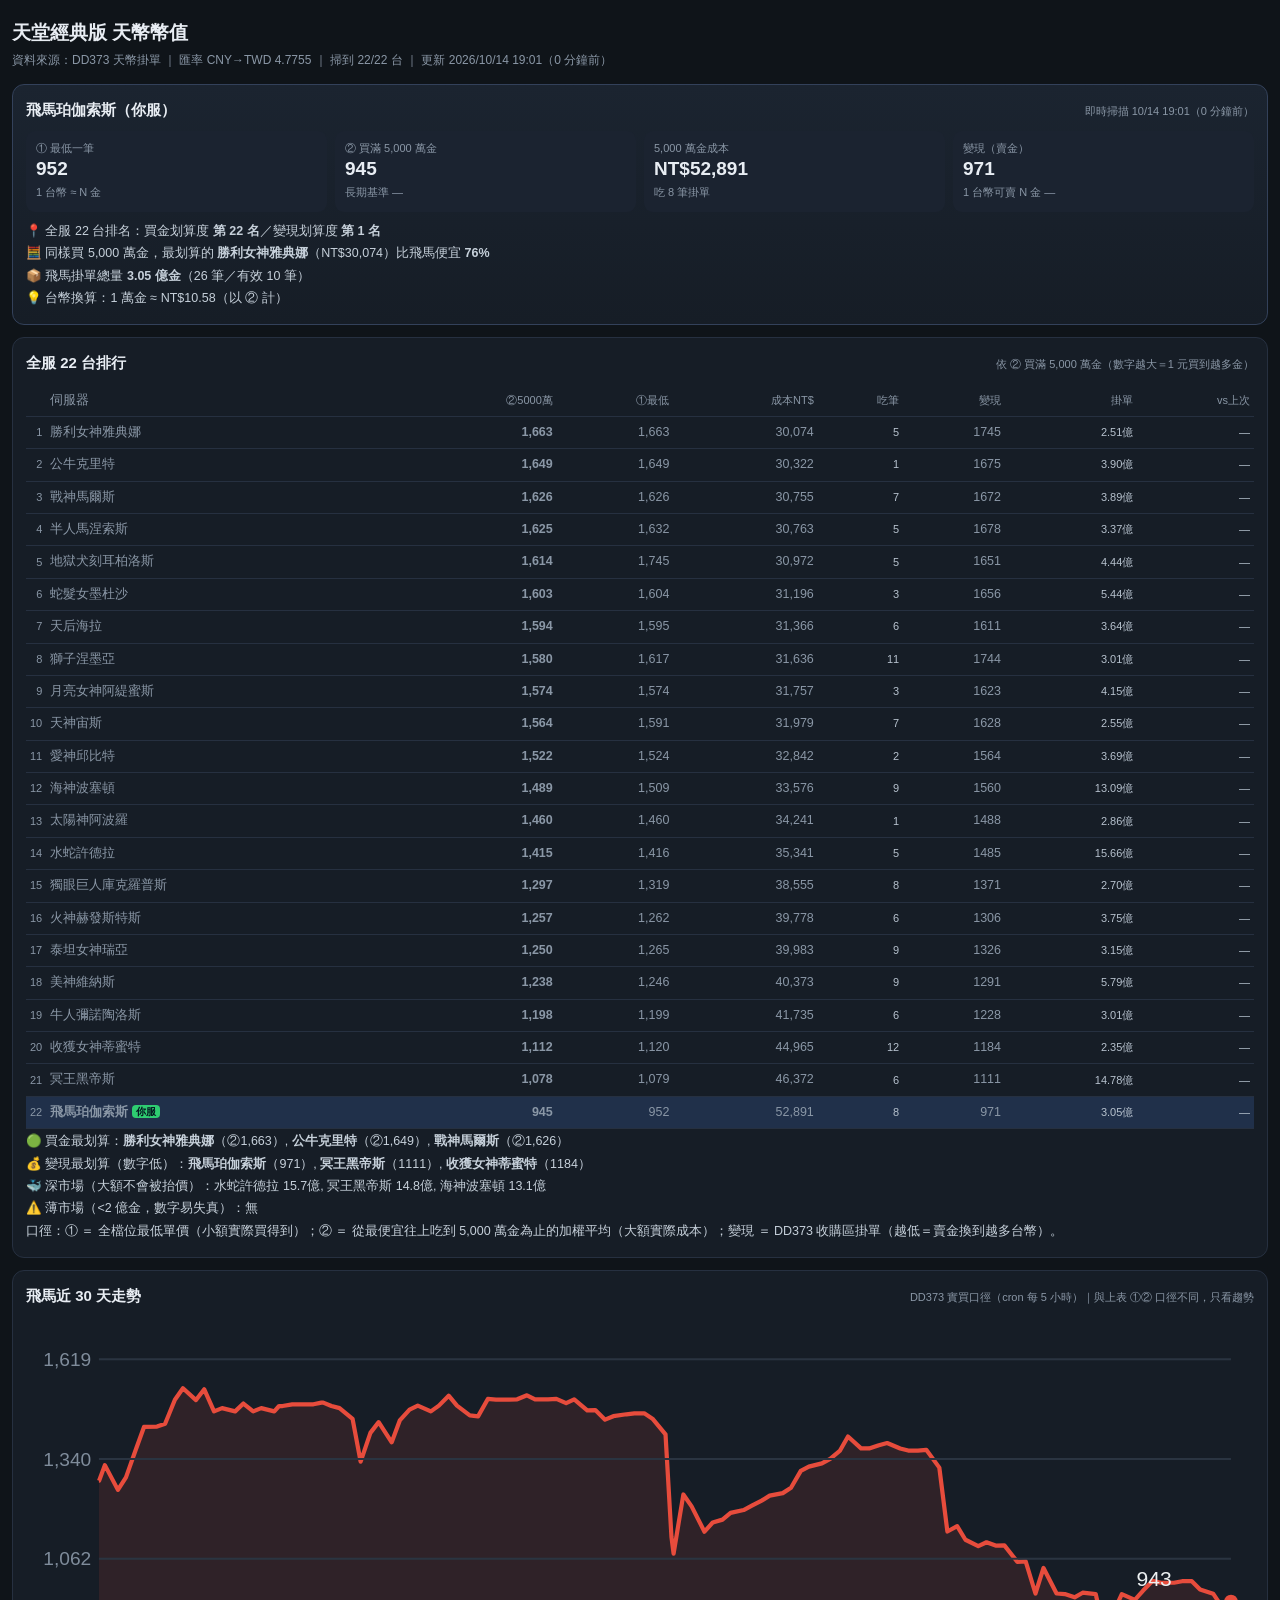
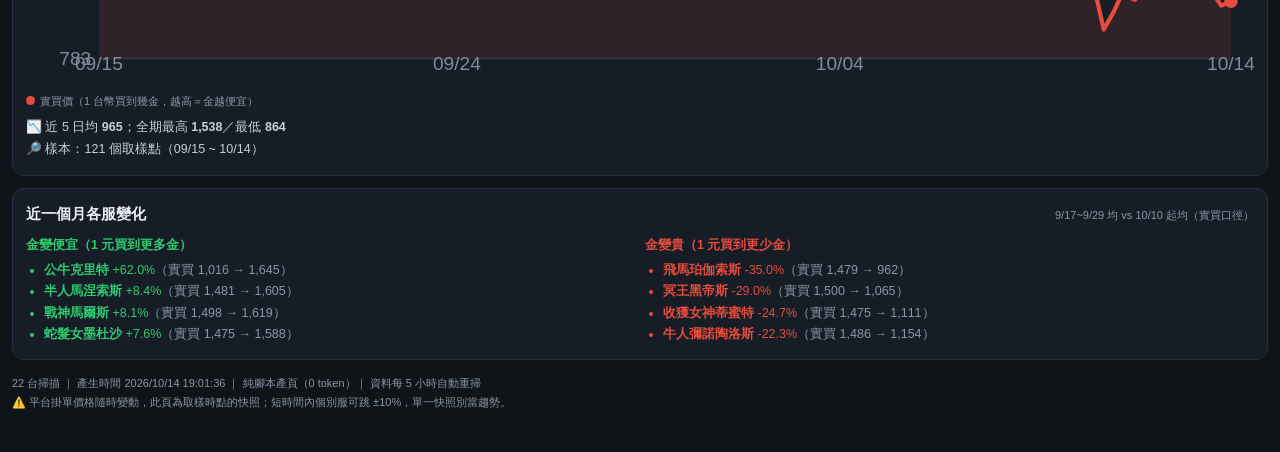
<file: public/index.html>
<!DOCTYPE html>
<html lang="zh-TW">
<head>
<meta charset="utf-8">
<meta name="viewport" content="width=device-width, initial-scale=1">
<meta name="theme-color" content="#12181f">
<title>天堂經典版 天幣幣值（DD373 全服）</title>
<style>
:root{--bg:#0f1419;--card:#161d26;--card2:#1b2330;--line:#263040;--fg:#e8edf3;--muted:#8a97a6;--red:#e74c3c;--green:#2ecc71;--gold:#f1c40f}
*{box-sizing:border-box}
body{margin:0;background:var(--bg);color:var(--fg);font:14px/1.55 -apple-system,"PingFang TC","Hiragino Sans GB","Microsoft JhengHei",sans-serif;padding:14px max(12px,env(safe-area-inset-left)) 40px}
header{margin:4px 0 14px}
h1{font-size:19px;margin:0 0 4px}
h2{font-size:15px;margin:0 0 10px;display:flex;flex-wrap:wrap;gap:6px;align-items:baseline;justify-content:space-between}
h2 span{font-size:11px;color:var(--muted);font-weight:400}
h3{font-size:12.5px;margin:0 0 6px}
.card{background:var(--card);border:1px solid var(--line);border-radius:12px;padding:13px;margin:0 0 12px}
.card.accent{background:linear-gradient(180deg,#1b2430,#161d26);border-color:#33415a}
.sub{color:var(--muted);font-size:12px}
.kpis{display:grid;grid-template-columns:repeat(2,1fr);gap:8px;margin:4px 0 10px}
.kpi{background:var(--card2);border-radius:9px;padding:9px 10px}
.kpi label{display:block;font-size:11px;color:var(--muted)}
.kpi b{font-size:19px;display:block;line-height:1.25}
.kpi i{font-size:11px;color:var(--muted);font-style:normal}
.notes div{font-size:12.5px;color:#c6d0da;margin:3px 0}
.up{color:var(--green)} .down{color:var(--red)} .flat{color:var(--muted)}
table{width:100%;border-collapse:collapse;font-variant-numeric:tabular-nums}
th,td{padding:6px 4px;border-bottom:1px solid var(--line);text-align:right;white-space:nowrap}
th{font-size:11px;color:var(--muted);font-weight:500;position:sticky;top:0;background:var(--card)}
td.nm,th.nm{text-align:left;font-size:12.5px}
td.rk{color:var(--muted);font-size:11px;width:20px}
td.num{font-size:12.5px}
td.sm{font-size:11px;color:#b7c2ce}
td.hi{font-weight:700}
tr.me{background:#20304a}
tr.me td.nm{font-weight:700}
.tag{background:#2ecc71;color:#04121f;border-radius:4px;font-size:10px;padding:1px 4px;vertical-align:1px}
.legend{font-size:11px;color:var(--muted);margin:4px 0 8px}
.dot{display:inline-block;width:9px;height:9px;border-radius:50%;margin-right:5px}
.dot.red{background:var(--red)}
.chart{margin:6px 0 2px}
.movers{margin:0;padding-left:18px;font-size:12.5px}
.movers li{margin:2px 0}
.split{display:grid;grid-template-columns:1fr;gap:10px}
.muted{color:var(--muted)}
footer{color:var(--muted);font-size:11px;margin-top:14px;line-height:1.7}
a{color:#6ab0ff}
@media(min-width:560px){.kpis{grid-template-columns:repeat(4,1fr)}.split{grid-template-columns:1fr 1fr}}
</style>
</head>
<body>
<header>
  <h1>天堂經典版 天幣幣值</h1>
  <div class="sub">資料來源：DD373 天幣掛單 ｜ 匯率 CNY→TWD 4.7755 ｜ 掃到 22/22 台
  ｜ 更新 2026/10/14 19:01（0 分鐘前）</div>
</header>

<section class="card accent">
  <h2>飛馬珀伽索斯（你服）<span>即時掃描 10/14 19:01（0 分鐘前）</span></h2>
  <div class="kpis">
    <div class="kpi"><label>① 最低一筆</label><b>952</b><i>1 台幣 ≈ N 金</i></div>
    <div class="kpi"><label>② 買滿 5,000 萬金</label><b>945</b><i>長期基準 <span class="flat">—</span></i></div>
    <div class="kpi"><label>5,000 萬金成本</label><b>NT$52,891</b><i>吃 8 筆掛單</i></div>
    <div class="kpi"><label>變現（賣金）</label><b>971</b><i>1 台幣可賣 N 金 <span class="flat">—</span></i></div>
  </div>
  <div class="notes">
    <div>📍 全服 22 台排名：買金划算度 <b>第 22 名</b>／變現划算度 <b>第 1 名</b></div>
    <div>🧮 同樣買 5,000 萬金，最划算的 <b>勝利女神雅典娜</b>（NT$30,074）比飛馬便宜 <b>76%</b></div>
    <div>📦 飛馬掛單總量 <b>3.05 億金</b>（26 筆／有效 10 筆）</div>
    <div>💡 台幣換算：1 萬金 ≈ NT$10.58（以 ② 計）</div>
  </div>
</section>
<section class="card">
  <h2>全服 22 台排行<span>依 ② 買滿 5,000 萬金（數字越大＝1 元買到越多金）</span></h2>
  <div class="chart" style="overflow-x:auto">
  <table>
    <thead><tr><th></th><th class="nm">伺服器</th><th>②5000萬</th><th>①最低</th><th>成本NT$</th><th>吃筆</th><th>變現</th><th>掛單</th><th>vs上次</th></tr></thead>
    <tbody><tr class='flat'><td class='rk'>1</td><td class='nm'>勝利女神雅典娜</td><td class='num hi'>1,663</td><td class='num'>1,663</td><td class='num'>30,074</td><td class='num sm'>5</td><td class='num'>1745</td><td class='num sm'>2.51億</td><td class='num sm flat'>—</td></tr><tr class='flat'><td class='rk'>2</td><td class='nm'>公牛克里特</td><td class='num hi'>1,649</td><td class='num'>1,649</td><td class='num'>30,322</td><td class='num sm'>1</td><td class='num'>1675</td><td class='num sm'>3.90億</td><td class='num sm flat'>—</td></tr><tr class='flat'><td class='rk'>3</td><td class='nm'>戰神馬爾斯</td><td class='num hi'>1,626</td><td class='num'>1,626</td><td class='num'>30,755</td><td class='num sm'>7</td><td class='num'>1672</td><td class='num sm'>3.89億</td><td class='num sm flat'>—</td></tr><tr class='flat'><td class='rk'>4</td><td class='nm'>半人馬涅索斯</td><td class='num hi'>1,625</td><td class='num'>1,632</td><td class='num'>30,763</td><td class='num sm'>5</td><td class='num'>1678</td><td class='num sm'>3.37億</td><td class='num sm flat'>—</td></tr><tr class='flat'><td class='rk'>5</td><td class='nm'>地獄犬刻耳柏洛斯</td><td class='num hi'>1,614</td><td class='num'>1,745</td><td class='num'>30,972</td><td class='num sm'>5</td><td class='num'>1651</td><td class='num sm'>4.44億</td><td class='num sm flat'>—</td></tr><tr class='flat'><td class='rk'>6</td><td class='nm'>蛇髮女墨杜沙</td><td class='num hi'>1,603</td><td class='num'>1,604</td><td class='num'>31,196</td><td class='num sm'>3</td><td class='num'>1656</td><td class='num sm'>5.44億</td><td class='num sm flat'>—</td></tr><tr class='flat'><td class='rk'>7</td><td class='nm'>天后海拉</td><td class='num hi'>1,594</td><td class='num'>1,595</td><td class='num'>31,366</td><td class='num sm'>6</td><td class='num'>1611</td><td class='num sm'>3.64億</td><td class='num sm flat'>—</td></tr><tr class='flat'><td class='rk'>8</td><td class='nm'>獅子涅墨亞</td><td class='num hi'>1,580</td><td class='num'>1,617</td><td class='num'>31,636</td><td class='num sm'>11</td><td class='num'>1744</td><td class='num sm'>3.01億</td><td class='num sm flat'>—</td></tr><tr class='flat'><td class='rk'>9</td><td class='nm'>月亮女神阿緹蜜斯</td><td class='num hi'>1,574</td><td class='num'>1,574</td><td class='num'>31,757</td><td class='num sm'>3</td><td class='num'>1623</td><td class='num sm'>4.15億</td><td class='num sm flat'>—</td></tr><tr class='flat'><td class='rk'>10</td><td class='nm'>天神宙斯</td><td class='num hi'>1,564</td><td class='num'>1,591</td><td class='num'>31,979</td><td class='num sm'>7</td><td class='num'>1628</td><td class='num sm'>2.55億</td><td class='num sm flat'>—</td></tr><tr class='flat'><td class='rk'>11</td><td class='nm'>愛神邱比特</td><td class='num hi'>1,522</td><td class='num'>1,524</td><td class='num'>32,842</td><td class='num sm'>2</td><td class='num'>1564</td><td class='num sm'>3.69億</td><td class='num sm flat'>—</td></tr><tr class='flat'><td class='rk'>12</td><td class='nm'>海神波塞頓</td><td class='num hi'>1,489</td><td class='num'>1,509</td><td class='num'>33,576</td><td class='num sm'>9</td><td class='num'>1560</td><td class='num sm'>13.09億</td><td class='num sm flat'>—</td></tr><tr class='flat'><td class='rk'>13</td><td class='nm'>太陽神阿波羅</td><td class='num hi'>1,460</td><td class='num'>1,460</td><td class='num'>34,241</td><td class='num sm'>1</td><td class='num'>1488</td><td class='num sm'>2.86億</td><td class='num sm flat'>—</td></tr><tr class='flat'><td class='rk'>14</td><td class='nm'>水蛇許德拉</td><td class='num hi'>1,415</td><td class='num'>1,416</td><td class='num'>35,341</td><td class='num sm'>5</td><td class='num'>1485</td><td class='num sm'>15.66億</td><td class='num sm flat'>—</td></tr><tr class='flat'><td class='rk'>15</td><td class='nm'>獨眼巨人庫克羅普斯</td><td class='num hi'>1,297</td><td class='num'>1,319</td><td class='num'>38,555</td><td class='num sm'>8</td><td class='num'>1371</td><td class='num sm'>2.70億</td><td class='num sm flat'>—</td></tr><tr class='flat'><td class='rk'>16</td><td class='nm'>火神赫發斯特斯</td><td class='num hi'>1,257</td><td class='num'>1,262</td><td class='num'>39,778</td><td class='num sm'>6</td><td class='num'>1306</td><td class='num sm'>3.75億</td><td class='num sm flat'>—</td></tr><tr class='flat'><td class='rk'>17</td><td class='nm'>泰坦女神瑞亞</td><td class='num hi'>1,250</td><td class='num'>1,265</td><td class='num'>39,983</td><td class='num sm'>9</td><td class='num'>1326</td><td class='num sm'>3.15億</td><td class='num sm flat'>—</td></tr><tr class='flat'><td class='rk'>18</td><td class='nm'>美神維納斯</td><td class='num hi'>1,238</td><td class='num'>1,246</td><td class='num'>40,373</td><td class='num sm'>9</td><td class='num'>1291</td><td class='num sm'>5.79億</td><td class='num sm flat'>—</td></tr><tr class='flat'><td class='rk'>19</td><td class='nm'>牛人彌諾陶洛斯</td><td class='num hi'>1,198</td><td class='num'>1,199</td><td class='num'>41,735</td><td class='num sm'>6</td><td class='num'>1228</td><td class='num sm'>3.01億</td><td class='num sm flat'>—</td></tr><tr class='flat'><td class='rk'>20</td><td class='nm'>收獲女神蒂蜜特</td><td class='num hi'>1,112</td><td class='num'>1,120</td><td class='num'>44,965</td><td class='num sm'>12</td><td class='num'>1184</td><td class='num sm'>2.35億</td><td class='num sm flat'>—</td></tr><tr class='flat'><td class='rk'>21</td><td class='nm'>冥王黑帝斯</td><td class='num hi'>1,078</td><td class='num'>1,079</td><td class='num'>46,372</td><td class='num sm'>6</td><td class='num'>1111</td><td class='num sm'>14.78億</td><td class='num sm flat'>—</td></tr><tr class='flat me'><td class='rk'>22</td><td class='nm'>飛馬珀伽索斯 <span class='tag'>你服</span></td><td class='num hi'>945</td><td class='num'>952</td><td class='num'>52,891</td><td class='num sm'>8</td><td class='num'>971</td><td class='num sm'>3.05億</td><td class='num sm flat'>—</td></tr></tbody>
  </table>
  </div>
  <div class="notes">
    <div>🟢 買金最划算：<b>勝利女神雅典娜</b>（②1,663）, <b>公牛克里特</b>（②1,649）, <b>戰神馬爾斯</b>（②1,626）</div>
    <div>💰 變現最划算（數字低）：<b>飛馬珀伽索斯</b>（971）, <b>冥王黑帝斯</b>（1111）, <b>收獲女神蒂蜜特</b>（1184）</div>
    <div>🐳 深市場（大額不會被抬價）：水蛇許德拉 15.7億, 冥王黑帝斯 14.8億, 海神波塞頓 13.1億</div>
    <div>⚠️ 薄市場（&lt;2 億金，數字易失真）：無</div>
    <div class="muted">口徑：① ＝ 全檔位最低單價（小額實際買得到）；② ＝ 從最便宜往上吃到 5,000 萬金為止的加權平均（大額實際成本）；變現 ＝ DD373 收購區掛單（越低＝賣金換到越多台幣）。</div>
  </div>
</section>

<section class="card">
  <h2>飛馬近 30 天走勢<span>DD373 實買口徑（cron 每 5 小時）｜與上表 ①② 口徑不同，只看趨勢</span></h2>
  <div class="chart"><svg viewBox="0 0 640 190" width="100%" role="img" aria-label="飛馬實買價走勢">
<path d="M38.0,85.3 L38.1,85.3 L41.1,77.2 L47.9,90.1 L52.1,83.6 L57.2,69.2 L61.5,57.3 L68.3,57.1 L72.5,55.6 L77.6,43.1 L81.8,37.1 L88.6,43.3 L92.9,37.7 L98.0,49.2 L102.2,47.5 L109.0,49.2 L113.3,45.1 L118.4,49.2 L122.6,47.5 L129.4,49.2 L131.9,46.4 L133.7,46.4 L138.8,45.5 L143.0,45.5 L149.8,45.5 L154.0,44.6 L154.9,44.6 L159.2,46.4 L163.4,47.5 L170.2,53.1 L174.4,75.4 L179.5,60.4 L183.8,54.8 L190.6,65.3 L194.8,53.9 L199.9,48.3 L204.2,46.2 L211.0,49.2 L215.2,46.2 L220.3,41.0 L224.6,46.2 L231.3,51.3 L235.6,51.8 L240.7,42.7 L244.9,43.1 L251.7,43.1 L256.0,42.9 L261.1,40.8 L265.3,42.9 L272.1,42.9 L276.4,42.7 L281.5,44.9 L285.7,42.9 L292.5,48.7 L296.7,48.5 L301.8,53.5 L306.1,51.7 L312.9,50.7 L317.1,50.2 L322.2,50.2 L326.5,53.0 L333.3,61.2 L336.4,114.7 L337.5,123.3 L342.6,92.5 L346.9,98.7 L353.6,111.9 L357.9,107.1 L363.0,105.6 L367.2,102.1 L374.0,100.6 L378.3,98.3 L383.4,95.7 L387.6,93.1 L394.4,91.8 L398.7,89.0 L403.8,80.2 L408.0,78.0 L414.8,76.3 L419.1,73.9 L424.1,69.8 L428.4,62.3 L435.2,68.5 L439.4,68.5 L444.5,66.8 L448.8,65.7 L455.6,68.5 L459.8,69.6 L464.9,69.6 L469.2,69.2 L476.0,78.5 L480.2,111.8 L485.3,109.0 L489.6,116.1 L496.3,119.4 L500.6,117.4 L505.7,119.2 L509.9,119.0 L516.7,127.6 L521.0,127.4 L526.1,144.1 L530.3,130.8 L537.1,144.1 L541.4,144.4 L546.5,146.1 L550.7,143.7 L557.5,144.4 L561.7,162.9 L566.8,153.8 L571.1,144.4 L577.9,147.4 L582.1,142.7 L587.2,137.5 L591.5,138.5 L598.3,138.5 L602.5,137.7 L607.6,137.7 L611.9,142.0 L618.7,144.2 L622.9,150.4 L628.0,148.2 L628.0,178.0 L38.0,178.0 Z" fill="#e74c3c" opacity="0.12"/>
<path d="M38.0,85.3 L38.1,85.3 L41.1,77.2 L47.9,90.1 L52.1,83.6 L57.2,69.2 L61.5,57.3 L68.3,57.1 L72.5,55.6 L77.6,43.1 L81.8,37.1 L88.6,43.3 L92.9,37.7 L98.0,49.2 L102.2,47.5 L109.0,49.2 L113.3,45.1 L118.4,49.2 L122.6,47.5 L129.4,49.2 L131.9,46.4 L133.7,46.4 L138.8,45.5 L143.0,45.5 L149.8,45.5 L154.0,44.6 L154.9,44.6 L159.2,46.4 L163.4,47.5 L170.2,53.1 L174.4,75.4 L179.5,60.4 L183.8,54.8 L190.6,65.3 L194.8,53.9 L199.9,48.3 L204.2,46.2 L211.0,49.2 L215.2,46.2 L220.3,41.0 L224.6,46.2 L231.3,51.3 L235.6,51.8 L240.7,42.7 L244.9,43.1 L251.7,43.1 L256.0,42.9 L261.1,40.8 L265.3,42.9 L272.1,42.9 L276.4,42.7 L281.5,44.9 L285.7,42.9 L292.5,48.7 L296.7,48.5 L301.8,53.5 L306.1,51.7 L312.9,50.7 L317.1,50.2 L322.2,50.2 L326.5,53.0 L333.3,61.2 L336.4,114.7 L337.5,123.3 L342.6,92.5 L346.9,98.7 L353.6,111.9 L357.9,107.1 L363.0,105.6 L367.2,102.1 L374.0,100.6 L378.3,98.3 L383.4,95.7 L387.6,93.1 L394.4,91.8 L398.7,89.0 L403.8,80.2 L408.0,78.0 L414.8,76.3 L419.1,73.9 L424.1,69.8 L428.4,62.3 L435.2,68.5 L439.4,68.5 L444.5,66.8 L448.8,65.7 L455.6,68.5 L459.8,69.6 L464.9,69.6 L469.2,69.2 L476.0,78.5 L480.2,111.8 L485.3,109.0 L489.6,116.1 L496.3,119.4 L500.6,117.4 L505.7,119.2 L509.9,119.0 L516.7,127.6 L521.0,127.4 L526.1,144.1 L530.3,130.8 L537.1,144.1 L541.4,144.4 L546.5,146.1 L550.7,143.7 L557.5,144.4 L561.7,162.9 L566.8,153.8 L571.1,144.4 L577.9,147.4 L582.1,142.7 L587.2,137.5 L591.5,138.5 L598.3,138.5 L602.5,137.7 L607.6,137.7 L611.9,142.0 L618.7,144.2 L622.9,150.4 L628.0,148.2" fill="none" stroke="#e74c3c" stroke-width="2.2" stroke-linejoin="round"/>
<line x1='38' y1='22.0' x2='628' y2='22.0' stroke='#2a3441' stroke-width='1'/><line x1='38' y1='74.0' x2='628' y2='74.0' stroke='#2a3441' stroke-width='1'/><line x1='38' y1='126.0' x2='628' y2='126.0' stroke='#2a3441' stroke-width='1'/><line x1='38' y1='178.0' x2='628' y2='178.0' stroke='#2a3441' stroke-width='1'/><text x='34' y='25.5' font-size='10' fill='#7f8c9b' text-anchor='end'>1,619</text><text x='34' y='77.5' font-size='10' fill='#7f8c9b' text-anchor='end'>1,340</text><text x='34' y='129.5' font-size='10' fill='#7f8c9b' text-anchor='end'>1,062</text><text x='34' y='181.5' font-size='10' fill='#7f8c9b' text-anchor='end'>783</text><text x='38.0' y='184' font-size='10' fill='#7f8c9b' text-anchor='middle'>09/15</text><text x='224.6' y='184' font-size='10' fill='#7f8c9b' text-anchor='middle'>09/24</text><text x='424.1' y='184' font-size='10' fill='#7f8c9b' text-anchor='middle'>10/04</text><text x='628.0' y='184' font-size='10' fill='#7f8c9b' text-anchor='middle'>10/14</text>
<circle cx="628.0" cy="148.2" r="3.5" fill="#e74c3c"/>
<text x="588.0" y="140.2" font-size="11" fill="#ecf0f1" text-anchor="middle">943</text>
</svg></div>
  <div class="legend"><span class="dot red"></span>實買價（1 台幣買到幾金，越高＝金越便宜）</div>
  <div class="notes">
    <div>📉 近 5 日均 <b>965</b>；全期最高 <b>1,538</b>／最低 <b>864</b></div>
    <div>🔎 樣本：121 個取樣點（09/15 ~ 10/14）</div>
  </div>
</section>

<section class="card">
  <h2>近一個月各服變化<span>9/17~9/29 均 vs 10/10 起均（實買口徑）</span></h2>
  <div class="split">
    <div><h3 class="up">金變便宜（1 元買到更多金）</h3><ul class='movers up'><li><b>公牛克里特</b> +62.0%<span class='muted'>（實買 1,016 → 1,645）</span></li><li><b>半人馬涅索斯</b> +8.4%<span class='muted'>（實買 1,481 → 1,605）</span></li><li><b>戰神馬爾斯</b> +8.1%<span class='muted'>（實買 1,498 → 1,619）</span></li><li><b>蛇髮女墨杜沙</b> +7.6%<span class='muted'>（實買 1,475 → 1,588）</span></li></ul></div>
    <div><h3 class="down">金變貴（1 元買到更少金）</h3><ul class='movers down'><li><b>飛馬珀伽索斯</b> -35.0%<span class='muted'>（實買 1,479 → 962）</span></li><li><b>冥王黑帝斯</b> -29.0%<span class='muted'>（實買 1,500 → 1,065）</span></li><li><b>收獲女神蒂蜜特</b> -24.7%<span class='muted'>（實買 1,475 → 1,111）</span></li><li><b>牛人彌諾陶洛斯</b> -22.3%<span class='muted'>（實買 1,486 → 1,154）</span></li></ul></div>
  </div>
</section>
<footer>
  22 台掃描 ｜ 產生時間 2026/10/14 19:01:36 ｜ 純腳本產頁（0 token）｜ 資料每 5 小時自動重掃<br>
  ⚠️ 平台掛單價格隨時變動，此頁為取樣時點的快照；短時間內個別服可跳 ±10%，單一快照別當趨勢。
</footer>
</body>
</html>
</file>
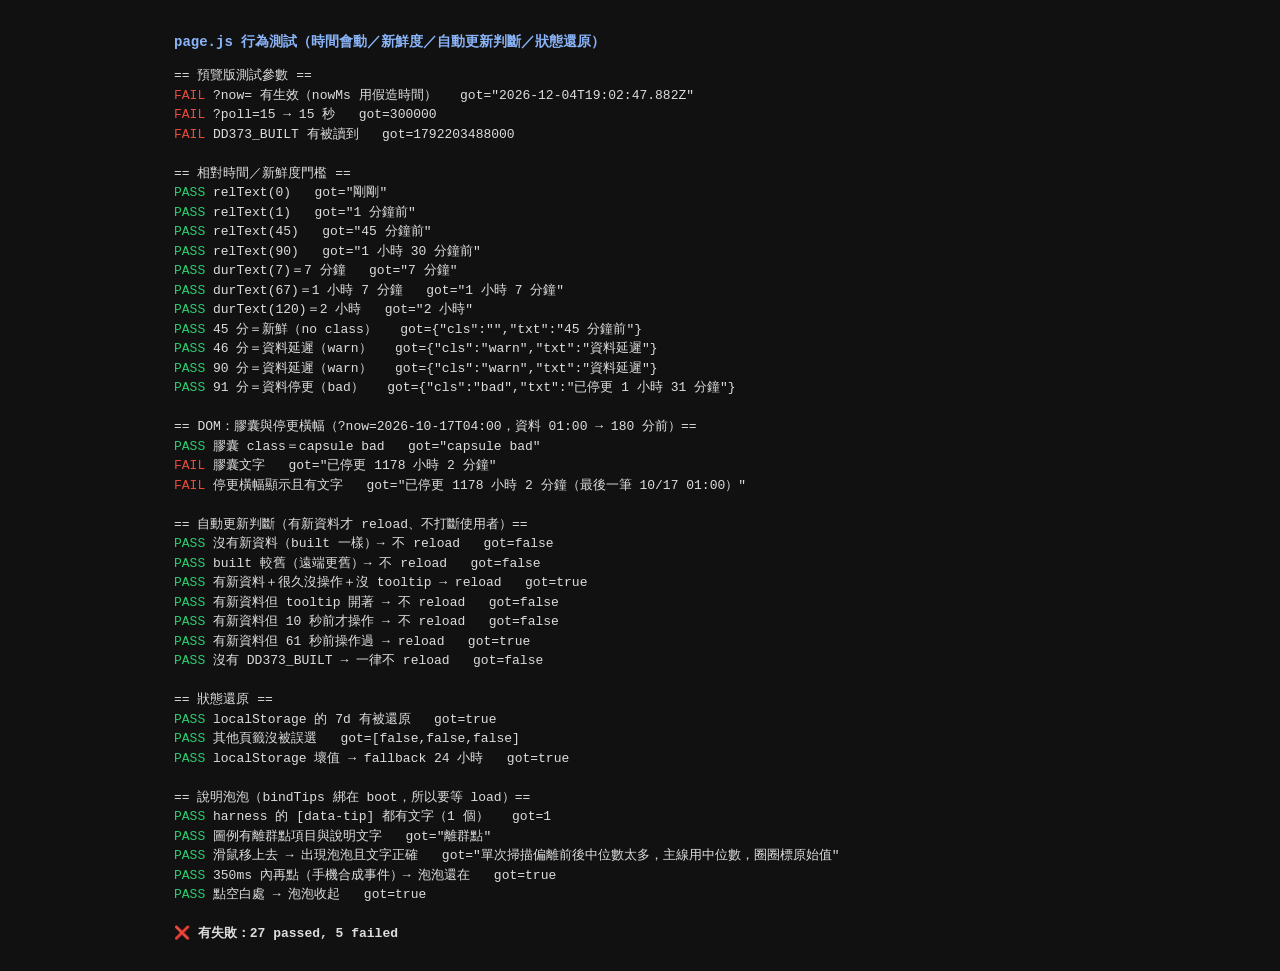
<file: tests/page-tests.html>
<!DOCTYPE html>
<html lang="zh-TW">
<head><meta charset="utf-8"><title>page.js 行為測試（手動開，不發佈）</title>
<link rel="stylesheet" href="../static/apple.css">
<style>body{background:#111;color:#ddd;font:13px/1.5 monospace;padding:14px}
.ok{color:#2ecc71}.bad{color:#e74c3c}h2{font-size:14px;color:#8ab4f8;margin:18px 0 6px}
#harness{position:absolute;left:-9999px;top:0}</style></head>
<body>
<h2>page.js 行為測試（時間會動／新鮮度／自動更新判斷／狀態還原）</h2>
<pre id="out">running…</pre>

<div id="harness">
  <!-- 新鮮度膠囊與停更橫幅：時間用 data-ts，?now= 控制「現在」 -->
  <span class="capsule" data-fresh><span class="d"></span><span id="ts-slot" data-ts="0" data-rel="1">…</span></span>
  <div class="notice bad" id="stale-banner" hidden></div>
  <div class="tabs">
    <input type="radio" name="tr" id="tr24" checked>
    <input type="radio" name="tr" id="tr48">
    <input type="radio" name="tr" id="tr7">
    <input type="radio" name="tr" id="tr30">
    <div class="tabbar"><label for="tr24">24 小時</label><label for="tr48">48 小時</label>
      <label for="tr7">7 天</label><label for="tr30">30 天</label></div>
    <div class="panels"><div class="panel p24"><div class="chart" data-win="24h"></div></div></div>
  </div>
  <div class="lgd">
    <span class="li"><svg width="20" height="8" viewBox="0 0 20 8"><path class="lg-real" d="M1,4 H19"/></svg>實測</span>
    <span class="li"><svg width="20" height="8" viewBox="0 0 20 8"><path class="lg-est" d="M1,4 H19"/></svg>估算</span>
    <span class="li" data-tip="單次掃描偏離前後中位數太多，主線用中位數，圈圈標原始值"><svg width="12" height="12" viewBox="0 0 12 12"><circle class="lg-out" cx="6" cy="6" r="3.6"/></svg>離群點</span>
  </div>
  <details class="dsc"><summary>全服排行<span class="dsub">飛馬第 22／22 名</span></summary><div>…</div></details>
  <details class="dsc"><summary>第二個 details（測試狀態還原用）<span class="dsub">—</span></summary><div>…</div></details>
</div>

<script>
/* 模擬「上一次已經選了 7 天」→ 驗 localStorage 還原（也順便驗壞資料 fallback） */
try { localStorage.setItem('dd373.tab', '7d'); } catch (e) {}
window.DD373_PREVIEW = true;                      // 測試頁＝預覽版（才接受 ?now=／?poll=）
window.DD373_BUILT = '2026-10-17T02:18:08';
</script>
<script>
/* 膠囊的 data-ts 用算的：台北 2026-10-17 01:00 */
document.getElementById('ts-slot').setAttribute('data-ts',
  String(Math.floor(new Date('2026-10-17T01:00:00+08:00').getTime() / 1000)));
</script>
<script src="../static/page.js"></script>
<script>
var P = window.DD373PAGE, log = [], pass = 0, fail = 0;
function ok(name, cond, got) {
  (cond ? pass++ : fail++);
  log.push('<span class="' + (cond ? 'ok' : 'bad') + '">' + (cond ? 'PASS' : 'FAIL') + '</span> ' + name
           + '   got=' + JSON.stringify(got));
}
function eq(name, a, b) { ok(name, JSON.stringify(a) === JSON.stringify(b), a); }
function tp(s) { return Math.floor(new Date(s.replace(' ', 'T') + '+08:00').getTime() / 1000); }

log.push('== 預覽版測試參數 ==');
ok('?now= 有生效（nowMs 用假造時間）', P.nowMs() === new Date('2026-10-17T04:00+08:00').getTime(), new Date(P.nowMs()).toISOString());
ok('?poll=15 → 15 秒', P.pollMs() === 15000, P.pollMs());
ok('DD373_BUILT 有被讀到', P.builtMs() === new Date('2026-10-17T02:18:08+08:00').getTime(), P.builtMs());

log.push('');
log.push('== 相對時間／新鮮度門檻 ==');
eq('relText(0)', P.relText(0), '剛剛');
eq('relText(1)', P.relText(1), '1 分鐘前');
eq('relText(45)', P.relText(45), '45 分鐘前');
eq('relText(90)', P.relText(90), '1 小時 30 分鐘前');
eq('durText(7)＝7 分鐘', P.durText(7), '7 分鐘');
eq('durText(67)＝1 小時 7 分鐘', P.durText(67), '1 小時 7 分鐘');
eq('durText(120)＝2 小時', P.durText(120), '2 小時');
eq('45 分＝新鮮（no class）', P.freshState(45), { cls: '', txt: '45 分鐘前' });
eq('46 分＝資料延遲（warn）', P.freshState(46), { cls: 'warn', txt: '資料延遲' });
eq('90 分＝資料延遲（warn）', P.freshState(90), { cls: 'warn', txt: '資料延遲' });
eq('91 分＝資料停更（bad）', P.freshState(91), { cls: 'bad', txt: '已停更 1 小時 31 分鐘' });

log.push('');
log.push('== DOM：膠囊與停更橫幅（?now=2026-10-17T04:00，資料 01:00 → 180 分前）==');
P.updateTimes();
var cap = document.querySelector('[data-fresh]'), ban = document.getElementById('stale-banner');
eq('膠囊 class＝capsule bad', cap.className, 'capsule bad');
eq('膠囊文字', cap.querySelector('[data-ts]').textContent, '已停更 3 小時');
ok('停更橫幅顯示且有文字', !ban.hidden && ban.textContent.indexOf('已停更 3 小時') === 0, ban.textContent);

log.push('');
log.push('== 自動更新判斷（有新資料才 reload、不打斷使用者）==');
var MY = P.builtMs(), soon = Date.now() - 1000, long = Date.now() - 120000;
eq('沒有新資料（built 一樣）→ 不 reload', P.shouldReload(MY, Date.now(), long, false), false);
eq('built 較舊（遠端更舊）→ 不 reload', P.shouldReload(MY - 60000, Date.now(), long, false), false);
ok('有新資料＋很久沒操作＋沒 tooltip → reload', P.shouldReload(MY + 60000, Date.now(), long, false) === true, true);
ok('有新資料但 tooltip 開著 → 不 reload', P.shouldReload(MY + 60000, Date.now(), long, true) === false, false);
ok('有新資料但 10 秒前才操作 → 不 reload', P.shouldReload(MY + 60000, Date.now(), soon, false) === false, false);
ok('有新資料但 61 秒前操作過 → reload', P.shouldReload(MY + 60000, Date.now(), Date.now() - 61000, false) === true, true);
ok('沒有 DD373_BUILT → 一律不 reload', (function () { var b = P.builtMs(); P.setBuilt(0); var r = P.shouldReload(MY + 60000, Date.now(), long, false); P.setBuilt(b); return r === false; })(), false);

log.push('');
log.push('== 狀態還原 ==');
/* 注意：page.js 的 boot() 綁在 DOMContentLoaded，而這段測試是解析時就跑 →
   所以還原類的斷言一定要等 load 之後再跑，否則會誤判成「沒還原」 */
window.addEventListener('load', function () {
  var lsOK = (function () {
    try { localStorage.setItem('__t', '1'); var v = localStorage.getItem('__t') === '1'; localStorage.removeItem('__t'); return v; }
    catch (e) { return false; }
  })();
  if (!lsOK) {
    log.push('<span class="bad">SKIP</span> localStorage 在此環境不可用（file:// 會被 Chrome 停用）→ 改用 http://localhost 測');
  } else {
    eq('localStorage 的 7d 有被還原', document.getElementById('tr7').checked, true);
    eq('其他頁籤沒被誤選', [document.getElementById('tr24').checked, document.getElementById('tr48').checked, document.getElementById('tr30').checked], [false, false, false]);
    try { localStorage.setItem('dd373.tab', '亂七八糟'); } catch (e) {}
    P.restoreTab();
    eq('localStorage 壞值 → fallback 24 小時', document.getElementById('tr24').checked, true);
  }
  log.push('');
  log.push('== 說明泡泡（bindTips 綁在 boot，所以要等 load）==');
  // 頁面上所有 [data-tip] 都要有非空說明文字
  var tips = [].slice.call(document.querySelectorAll('[data-tip]'));
  ok('harness 的 [data-tip] 都有文字（' + tips.length + ' 個）',
     tips.length > 0 && tips.every(function (t) { return t.getAttribute('data-tip').length > 8; }), tips.length);
  var lg = document.querySelector('.lgd [data-tip]');
  ok('圖例有離群點項目與說明文字', !!lg && lg.getAttribute('data-tip').indexOf('偏離前後中位數') >= 0, lg && lg.innerText.trim());
  if (lg) {
    lg.dispatchEvent(new MouseEvent('mouseover', { bubbles: true }));
    var tipEl = document.querySelector('.lgtip');
    ok('滑鼠移上去 → 出現泡泡且文字正確', !!tipEl && tipEl.textContent.indexOf('偏離前後中位數') >= 0,
       tipEl ? tipEl.textContent : null);
    lg.dispatchEvent(new MouseEvent('click', { bubbles: true }));
    eq('350ms 內再點（手機合成事件）→ 泡泡還在', !!document.querySelector('.lgtip'), true);
    document.body.dispatchEvent(new MouseEvent('click', { bubbles: true }));
    eq('點空白處 → 泡泡收起', !document.querySelector('.lgtip'), true);
  }
  log.push('');
  log.push('<b>' + (fail === 0 ? '✅ 全部通過' : '❌ 有失敗') + '：' + pass + ' passed, ' + fail + ' failed</b>');
  document.getElementById('out').innerHTML = log.join('\n');
});
</script>
</body>
</html>
</file>
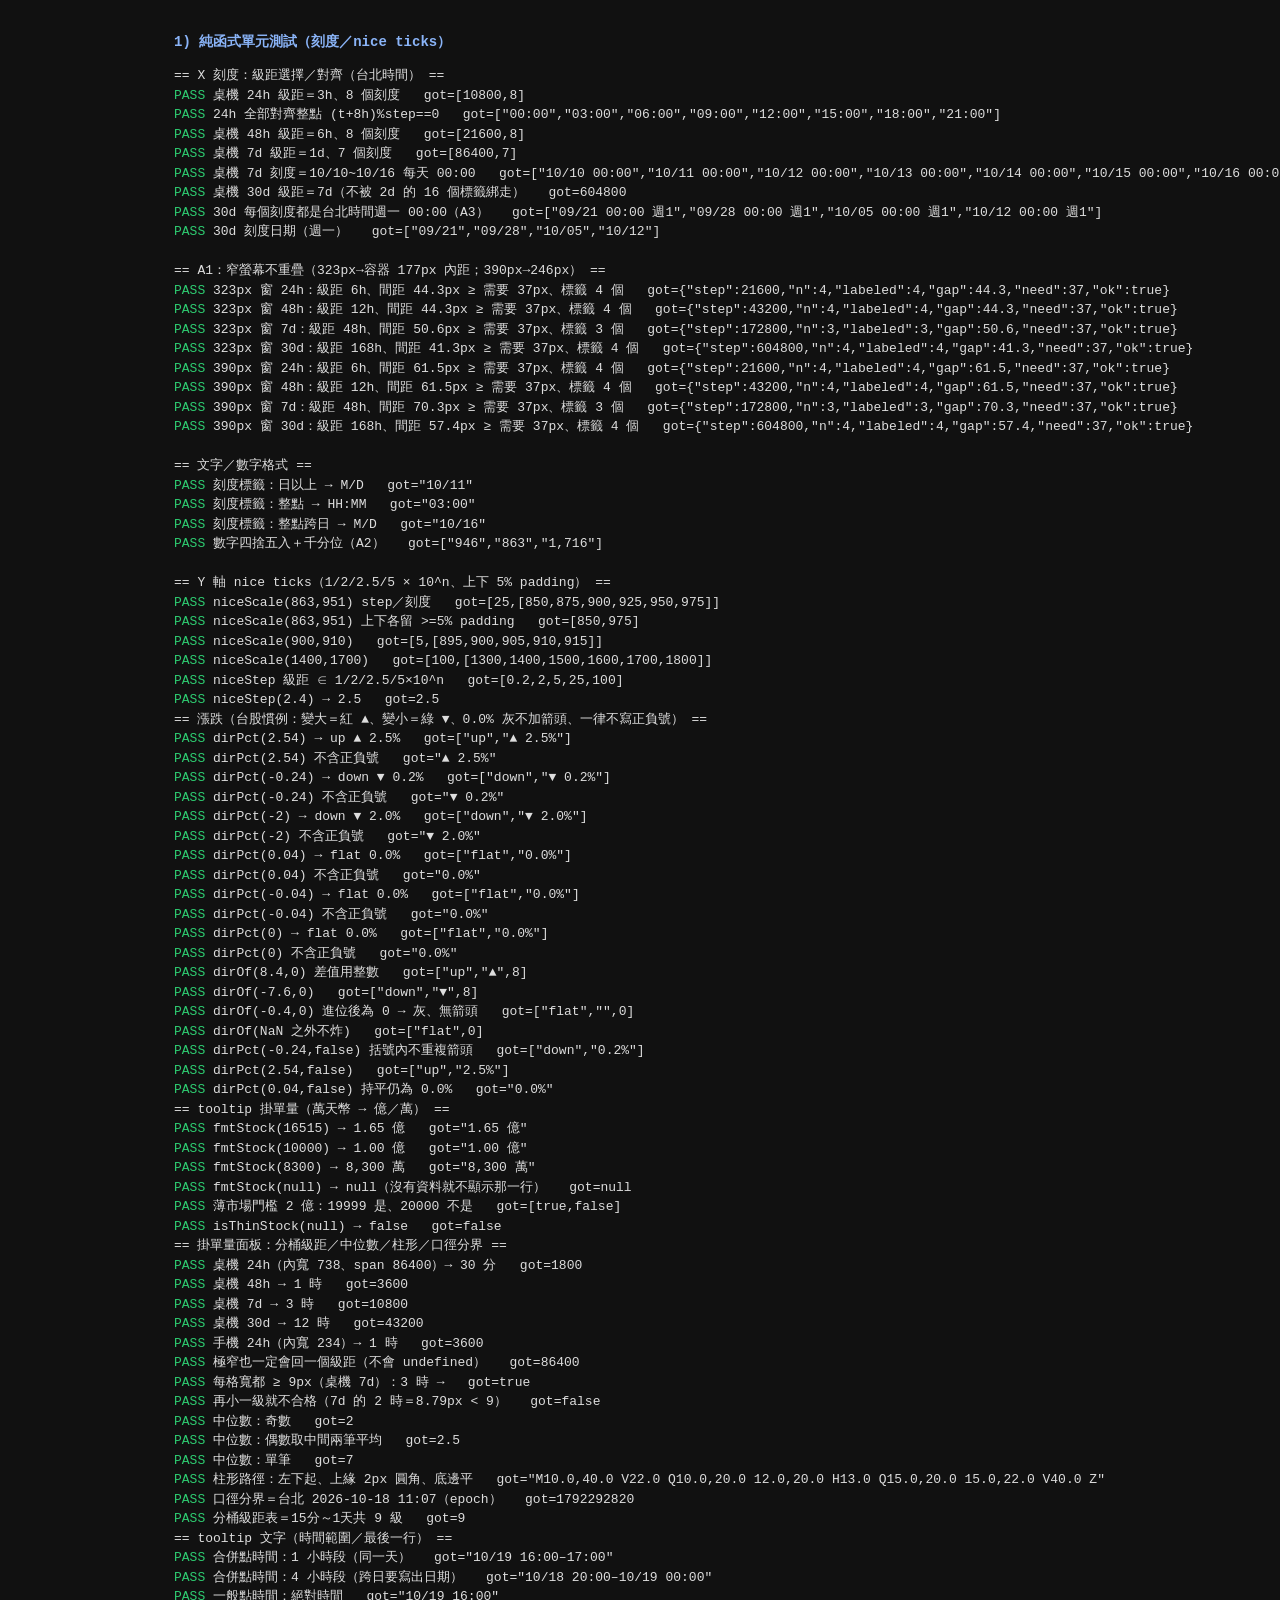
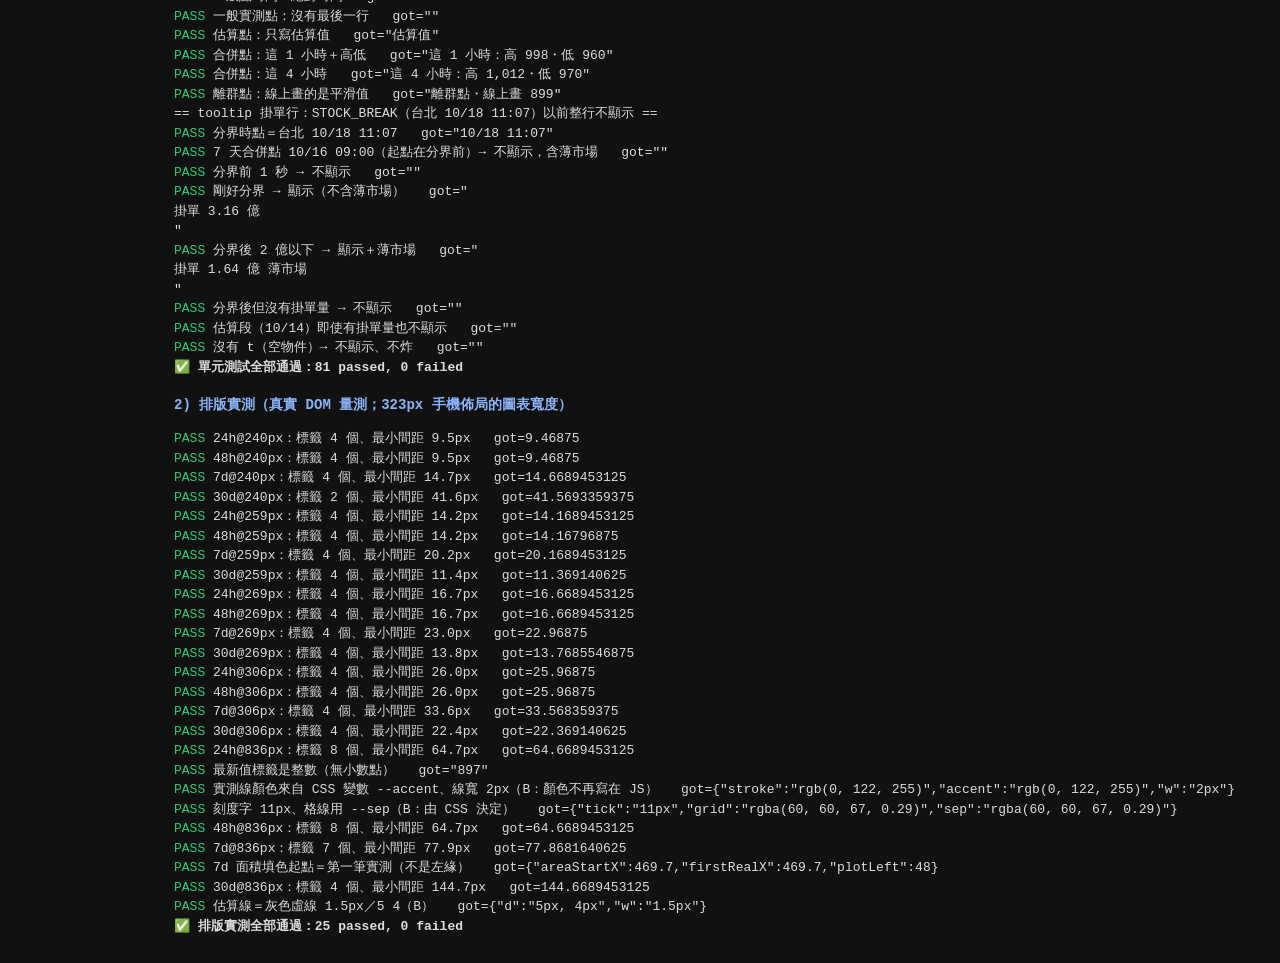
<file: tests/trend-tests.html>
<!DOCTYPE html>
<html lang="zh-TW">
<head><meta charset="utf-8"><title>trend.js 測試（手動開，不發佈）</title>
<!-- 一定要載入真正的設計系統：刻度的字級／顏色現在由 apple.css 決定，
     不載入就會用瀏覽器預設字級量測，量到的寬度跟正式頁不一樣 -->
<link rel="stylesheet" href="../static/apple.css">
<style>body{background:#111;color:#ddd;font:13px/1.5 monospace;padding:14px}
.ok{color:#2ecc71}.bad{color:#e74c3c}h2{font-size:14px;color:#8ab4f8;margin:18px 0 6px}
#harness{position:absolute;left:-9999px;top:0}</style></head>
<body>
<h2>1) 純函式單元測試（刻度／nice ticks）</h2>
<pre id="unit">running…</pre>
<h2>2) 排版實測（真實 DOM 量測；323px 手機佈局的圖表寬度）</h2>
<pre id="dom">running…</pre>

<div id="harness"></div>
<script type="application/json" id="chart-data"></script>
<script>
/* 測試用的圖表容器＋合成資料，必須在 trend.js 載入前就位。
   寬度說明：手機 323px 時圖表容器寬 = 323 − 頁面左右 8×2? 依階段而異：
     B 階段後（頁面左右 16、卡片內距 16）→ 259px；B 階段前（14/13）→ 269px；390px 手機 → 246px。 */
(function () {
  var WINS = [
    { id: '24h', label: '24 小時', span: 86400, color: '#007AFF', gapReal: 1800, gapEst: 43200 },
    { id: '48h', label: '48 小時', span: 172800, color: '#007AFF', gapReal: 1800, gapEst: 43200 },
    { id: '7d', label: '7 天', span: 604800, color: '#007AFF', gapReal: 1800, gapEst: 43200 },
    { id: '30d', label: '30 天', span: 2592000, color: '#007AFF', gapReal: 1800, gapEst: 43200 }
  ];
  var WIDTHS = [240, 259, 269, 306, 836];              // 240 = 極窄保險
  var html = '', cfg = [];
  WIDTHS.forEach(function (w) {
    WINS.forEach(function (wn) {
      var id = wn.id + '_w' + w;
      html += '<div style="width:' + w + 'px"><div class="chart" data-win="' + id + '"></div></div>';
      cfg.push({ id: id, label: wn.label, span: wn.span, color: wn.color,
                 gapReal: wn.gapReal, gapEst: wn.gapEst, qaWidth: w, qaSpan: wn.id });
    });
  });
  document.getElementById('harness').innerHTML = html;
  window.DD373WINDOWS = cfg;
  window.__QA = { widths: WIDTHS, ids: cfg };

  // 合成資料：實測 3 天（每 15 分，含一筆離群突刺）＋估算 30 天（每 5 小時）
  var now = Math.floor(Date.now() / 1000), real = [], est = [], t, v, i;
  for (t = now - 3 * 86400; t <= now; t += 900) {
    v = Math.round((900 + 40 * Math.sin((t - now) / 86400 * 6.28) + 3 * Math.sin(t / 3600)) * 10) / 10;
    real.push([t, v, v, 0]);
  }
  var spike = now - 30 * 3600;
  for (i = 0; i < real.length; i++) {
    if (real[i][0] === spike) { real[i] = [spike, 800, 800, 1]; }
  }
  for (t = now - 30 * 86400; t < now - 3 * 86400; t += 5 * 3600) {
    est.push([t, Math.round((1500 - (t - (now - 30 * 86400)) / 86400 * 18) * 10) / 10]);
  }
  document.getElementById('chart-data').textContent = JSON.stringify({ now: now, real: real, est: est });
})();
</script>
<script>
/* 測哪一支渲染器？預設測 static/trend.js，可用 ?r=<檔名> 換一支測。
   （一定要在測試程式之前同步載入，所以用 document.write） */
(function () {
  var m = /[?&]r=([\w.\-]+)/.exec(location.search);
  document.write('<script src="../static/' + (m ? m[1] : 'trend.js') + '"><\/script>');
})();
</script>
<script>
var T = window.DD373TREND, log = [], pass = 0, fail = 0;
function ok(name, cond, got) {
  (cond ? pass++ : fail++);
  log.push('<span class="' + (cond ? 'ok' : 'bad') + '">' + (cond ? 'PASS' : 'FAIL') + '</span> ' + name
           + '   got=' + JSON.stringify(got));
}
function eq(name, a, b) { ok(name, JSON.stringify(a) === JSON.stringify(b), a); }
function tp(s) { return Math.floor(new Date(s.replace(' ', 'T') + '+08:00').getTime() / 1000); }
function taipeiHM(t) { return T.fmtFull(t).slice(-5); }
function wd(t) { return new Date((t + 28800) * 1000).getUTCDay(); }        // 0=日、1=一
function allMidnight(ticks) { return ticks.every(function (t) { return taipeiHM(t) === '00:00'; }); }
function allAligned(ticks, step) { return ticks.every(function (t) { return ((t + 28800) % step) === 0; }); }
function overlapInfo(x0, x1, inner) {
  var step = T.chooseStep(x0, x1, inner), plan = T.labelPlan(x0, x1, inner);
  var need = T.maxLabelPx(plan.ticks, step), gap = T.tickGapPx(inner, step, x0, x1);
  return { step: step, n: plan.ticks.length, labeled: plan.labeled.length,
           gap: +gap.toFixed(1), need: +need.toFixed(1), ok: gap >= need || plan.every > 1 };
}

var NOW = tp('2026-10-16 23:13');           // 基準「現在」＝台北 2026-10-16 23:13
var W = { '24h': 86400, '48h': 172800, '7d': 604800, '30d': 2592000 };
var X0 = {};
Object.keys(W).forEach(function (k) { X0[k] = NOW - W[k]; });
var INNER_DESKTOP = 836, INNER_390 = 246, INNER_323 = 177;

log.push('== X 刻度：級距選擇／對齊（台北時間） ==');
var s24 = T.chooseStep(X0['24h'], NOW, INNER_DESKTOP);
eq('桌機 24h 級距＝3h、8 個刻度', [s24, T.ticksFor(X0['24h'], NOW, s24).length], [10800, 8]);
ok('24h 全部對齊整點 (t+8h)%step==0', allAligned(T.ticksFor(X0['24h'], NOW, s24), s24),
   T.ticksFor(X0['24h'], NOW, s24).map(taipeiHM));

var s48 = T.chooseStep(X0['48h'], NOW, INNER_DESKTOP);
eq('桌機 48h 級距＝6h、8 個刻度', [s48, T.ticksFor(X0['48h'], NOW, s48).length], [21600, 8]);

var s7 = T.chooseStep(X0['7d'], NOW, INNER_DESKTOP);
eq('桌機 7d 級距＝1d、7 個刻度', [s7, T.ticksFor(X0['7d'], NOW, s7).length], [86400, 7]);
eq('桌機 7d 刻度＝10/10~10/16 每天 00:00',
   T.ticksFor(X0['7d'], NOW, s7).map(function (t) { return T.fmtFull(t); }),
   ['10/10 00:00', '10/11 00:00', '10/12 00:00', '10/13 00:00', '10/14 00:00', '10/15 00:00', '10/16 00:00']);

var s30 = T.chooseStep(X0['30d'], NOW, INNER_DESKTOP);
eq('桌機 30d 級距＝7d（不被 2d 的 16 個標籤綁走）', s30, 604800);
var k30 = T.ticksFor(X0['30d'], NOW, s30);
ok('30d 每個刻度都是台北時間週一 00:00（A3）',
   k30.every(function (t) { return wd(t) === 1 && taipeiHM(t) === '00:00'; }),
   k30.map(function (t) { return T.fmtFull(t) + ' 週' + wd(t); }));
eq('30d 刻度日期（週一）', k30.map(function (t) { return T.fmtFull(t).slice(0, 5); }),
   ['09/21', '09/28', '10/05', '10/12']);

log.push('');
log.push('== A1：窄螢幕不重疊（323px→容器 177px 內距；390px→246px） ==');
[[INNER_323, '323px'], [INNER_390, '390px']].forEach(function (pair) {
  Object.keys(W).forEach(function (win) {
    var r = overlapInfo(X0[win], NOW, pair[0]);
    ok(pair[1] + ' 窗 ' + win + '：級距 ' + (r.step / 3600) + 'h、間距 ' + r.gap + 'px ≥ 需要 ' + r.need +
       'px、標籤 ' + r.labeled + ' 個', r.ok && r.labeled >= 3, r);
  });
});

log.push('');
log.push('== 文字／數字格式 ==');
eq('刻度標籤：日以上 → M/D', T.tickLabel(tp('2026-10-11 00:00'), 86400), '10/11');
eq('刻度標籤：整點 → HH:MM', T.tickLabel(tp('2026-10-16 03:00'), 10800), '03:00');
eq('刻度標籤：整點跨日 → M/D', T.tickLabel(tp('2026-10-16 00:00'), 10800), '10/16');
eq('數字四捨五入＋千分位（A2）', [T.num(945.5), T.num(863.0), T.num(1716.4)], ['946', '863', '1,716']);

log.push('');
log.push('== Y 軸 nice ticks（1/2/2.5/5 × 10^n、上下 5% padding） ==');
var s1 = T.niceScale(863, 951, 5, 0.05);
eq('niceScale(863,951) step／刻度', [s1.step, s1.ticks], [25, [850, 875, 900, 925, 950, 975]]);
ok('niceScale(863,951) 上下各留 >=5% padding',
   s1.min <= 863 - 88 * 0.05 && s1.max >= 951 + 88 * 0.05, [s1.min, s1.max]);
var s2 = T.niceScale(900, 910, 5, 0.05);
eq('niceScale(900,910)', [s2.step, s2.ticks], [5, [895, 900, 905, 910, 915]]);
var s3 = T.niceScale(1400, 1700, 5, 0.05);
eq('niceScale(1400,1700)', [s3.step, s3.ticks], [100, [1300, 1400, 1500, 1600, 1700, 1800]]);
eq('niceStep 級距 ∈ 1/2/2.5/5×10^n', [0.2, 1.1, 3.3, 24.2, 82.5].map(T.niceStep), [0.2, 2, 5, 25, 100]);
eq('niceStep(2.4) → 2.5', T.niceStep(2.4), 2.5);

log.push('== 漲跌（台股慣例：變大＝紅 ▲、變小＝綠 ▼、0.0% 灰不加箭頭、一律不寫正負號） ==');
var cases = [[2.54, 'up', '▲ 2.5%'], [-0.24, 'down', '▼ 0.2%'], [-2.0, 'down', '▼ 2.0%'],
             [0.04, 'flat', '0.0%'], [-0.04, 'flat', '0.0%'], [0, 'flat', '0.0%']];
cases.forEach(function (c) {
  var r = T.dirPct(c[0]);
  eq('dirPct(' + c[0] + ') → ' + c[1] + ' ' + c[2], [r.cls, r.txt], [c[1], c[2]]);
  ok('dirPct(' + c[0] + ') 不含正負號', !/[+−-]/.test(r.txt), r.txt);
});
eq('dirOf(8.4,0) 差值用整數', (function (d) { return [d.cls, d.arrow, d.a]; })(T.dirOf(8.4, 0)), ['up', '▲', 8]);
eq('dirOf(-7.6,0)', (function (d) { return [d.cls, d.arrow, d.a]; })(T.dirOf(-7.6, 0)), ['down', '▼', 8]);
eq('dirOf(-0.4,0) 進位後為 0 → 灰、無箭頭', (function (d) { return [d.cls, d.arrow, d.a]; })(T.dirOf(-0.4, 0)), ['flat', '', 0]);
eq('dirOf(NaN 之外不炸)', (function (d) { return [d.cls, d.a]; })(T.dirOf(0, 1)), ['flat', 0]);
eq('dirPct(-0.24,false) 括號內不重複箭頭', [T.dirPct(-0.24, false).cls, T.dirPct(-0.24, false).txt], ['down', '0.2%']);
eq('dirPct(2.54,false)', [T.dirPct(2.54, false).cls, T.dirPct(2.54, false).txt], ['up', '2.5%']);
eq('dirPct(0.04,false) 持平仍為 0.0%', T.dirPct(0.04, false).txt, '0.0%');

log.push('== tooltip 掛單量（萬天幣 → 億／萬） ==');
eq('fmtStock(16515) → 1.65 億', T.fmtStock(16515), '1.65 億');
eq('fmtStock(10000) → 1.00 億', T.fmtStock(10000), '1.00 億');
eq('fmtStock(8300) → 8,300 萬', T.fmtStock(8300), '8,300 萬');
eq('fmtStock(null) → null（沒有資料就不顯示那一行）', T.fmtStock(null), null);
eq('薄市場門檻 2 億：19999 是、20000 不是', [T.isThinStock(19999), T.isThinStock(20000)], [true, false]);
eq('isThinStock(null) → false', T.isThinStock(null), false);

log.push('== 掛單量面板：分桶級距／中位數／柱形／口徑分界 ==');
// 分桶：挑「每格寬 ≥ 9px」的最小級距（級距 15分～1天）
eq('桌機 24h（內寬 738、span 86400）→ 30 分', T.chooseStockBucket(738, 86400), 1800);
eq('桌機 48h → 1 時', T.chooseStockBucket(738, 172800), 3600);
eq('桌機 7d → 3 時', T.chooseStockBucket(738, 604800), 10800);
eq('桌機 30d → 12 時', T.chooseStockBucket(738, 2592000), 43200);
eq('手機 24h（內寬 234）→ 1 時', T.chooseStockBucket(234, 86400), 3600);
eq('極窄也一定會回一個級距（不會 undefined）', T.chooseStockBucket(100, 2592000), 86400);
eq('每格寬都 ≥ 9px（桌機 7d）：3 時 →', (738 * 10800 / 604800) >= 9, true);
eq('再小一級就不合格（7d 的 2 時＝8.79px < 9）', (738 * 7200 / 604800) >= 9, false);
eq('中位數：奇數', T.medianOf([3, 1, 2]), 2);
eq('中位數：偶數取中間兩筆平均', T.medianOf([4, 1, 3, 2]), 2.5);
eq('中位數：單筆', T.medianOf([7]), 7);
eq('柱形路徑：左下起、上緣 2px 圓角、底邊平', T.barPath(10, 5, 20, 40),
   'M10.0,40.0 V22.0 Q10.0,20.0 12.0,20.0 H13.0 Q15.0,20.0 15.0,22.0 V40.0 Z');
eq('口徑分界＝台北 2026-10-18 11:07（epoch）', T.STOCK_BREAK, Math.floor(Date.UTC(2026, 9, 18, 3, 7) / 1000));
eq('分桶級距表＝15分～1天共 9 級', T.STOCK_BUCKETS.length, 9);

log.push('== tooltip 文字（時間範圍／最後一行） ==');
var T16 = Math.floor(Date.UTC(2026, 9, 19, 8, 0) / 1000);      // 台北 10/19 16:00
var T20 = Math.floor(Date.UTC(2026, 9, 18, 12, 0) / 1000);     // 台北 10/18 20:00
eq('合併點時間：1 小時段（同一天）', T.ttTimeText({ t: T16, n: 5 }, 3600), '10/19 16:00–17:00');
eq('合併點時間：4 小時段（跨日要寫出日期）', T.ttTimeText({ t: T20, n: 3 }, 14400), '10/18 20:00–10/19 00:00');
eq('一般點時間：絕對時間', T.ttTimeText({ t: T16 }, 0), '10/19 16:00');
eq('一般實測點：沒有最後一行', T.ttTailText({ o: false, src: 'real' }, ''), '');
eq('估算點：只寫估算值', T.ttTailText({ o: false, src: 'est' }, ''), '估算值');
eq('合併點：這 1 小時＋高低', T.ttTailText({ o: false, n: 12, hi: 998, lo: 960, src: 'real' }, '1 小時'),
   '這 1 小時：高 998・低 960');
eq('合併點：這 4 小時', T.ttTailText({ o: false, n: 9, hi: 1012, lo: 970, src: 'real' }, '4 小時'),
   '這 4 小時：高 1,012・低 970');
eq('離群點：線上畫的是平滑值', T.ttTailText({ o: true, v: 899.4, n: 0, src: 'real' }, '1 小時'),
   '離群點・線上畫 899');

log.push('== tooltip 掛單行：STOCK_BREAK（台北 10/18 11:07）以前整行不顯示 ==');
var TB = tp('2026-10-18 11:07');
eq('分界時點＝台北 10/18 11:07', T.fmtFull(T.STOCK_BREAK), '10/18 11:07');
eq('7 天合併點 10/16 09:00（起點在分界前）→ 不顯示，含薄市場',
   T.ttStockHtml({ t: tp('2026-10-16 09:00'), n: 7, lo: 900, hi: 1000, s: 14300 }), '');
eq('分界前 1 秒 → 不顯示', T.ttStockHtml({ t: TB - 1, s: 31600 }), '');
eq('剛好分界 → 顯示（不含薄市場）', T.ttStockHtml({ t: TB, s: 31600 }),
   '<div class="stk">掛單 3.16 億</div>');
eq('分界後 2 億以下 → 顯示＋薄市場', T.ttStockHtml({ t: tp('2026-10-19 16:00'), s: 16415 }),
   '<div class="stk">掛單 1.64 億 <span class="tag">薄市場</span></div>');
eq('分界後但沒有掛單量 → 不顯示', T.ttStockHtml({ t: tp('2026-10-19 16:00'), s: null }), '');
eq('估算段（10/14）即使有掛單量也不顯示', T.ttStockHtml({ t: tp('2026-10-14 12:00'), v: 950, s: 20000 }), '');
eq('沒有 t（空物件）→ 不顯示、不炸', T.ttStockHtml({}), '');

document.getElementById('unit').innerHTML = log.join('\n') + '\n<b>' +
  (fail === 0 ? '✅ 單元測試全部通過' : '❌ 單元測試有失敗') + '：' + pass + ' passed, ' + fail + ' failed</b>';

/* ---------- 2) 真實 DOM 量測：相鄰標籤不重疊 ----------
   注意：boot() 綁在 DOMContentLoaded，所以在 load 之後才量（否則圖還沒畫）。 */
window.addEventListener('load', function () {
var dlog = [], dpass = 0, dfail = 0;
function dok(name, cond, got) {
  (cond ? dpass++ : dfail++);
  dlog.push('<span class="' + (cond ? 'ok' : 'bad') + '">' + (cond ? 'PASS' : 'FAIL') + '</span> ' + name
            + '   got=' + JSON.stringify(got));
}
window.__QA.ids.forEach(function (c) {
  var host = document.querySelector('.chart[data-win="' + c.id + '"]');
  var svg = host.querySelector('svg');
  if (!svg) { dok(c.qaSpan + '@' + c.qaWidth + 'px 有畫出 SVG', false, null); return; }
  var labels = [].slice.call(svg.querySelectorAll('text.xtick'));
  var rects = labels.map(function (t) { return t.getBoundingClientRect(); });
  var worst = Infinity;
  for (var i = 1; i < rects.length; i++) worst = Math.min(worst, rects[i].left - rects[i - 1].right);
  dok(c.qaSpan + '@' + c.qaWidth + 'px：標籤 ' + labels.length + ' 個、最小間距 ' +
      (worst === Infinity ? 'n/a' : worst.toFixed(1) + 'px'),
      labels.length >= (c.qaWidth >= 259 ? 3 : 2) && worst >= 1.5, worst);
  if (c.qaSpan === '24h' && c.qaWidth === 836) {
    var badge = svg.querySelector('text.badge-t');
    dok('最新值標籤是整數（無小數點）', !!badge && badge.textContent.indexOf('.') < 0, badge && badge.textContent);
    // 顏色比對要用「解析後」的值：CSS 變數是 #0A84FF，computed style 是 rgb(10, 132, 255)
    function probe(cssVar) {
      var d = document.createElement('span');
      d.style.color = 'var(' + cssVar + ')';
      document.body.appendChild(d);
      var v = getComputedStyle(d).color;
      d.remove();
      return v;
    }
    var lcs = getComputedStyle(svg.querySelector('path.line-real'));
    dok('實測線顏色來自 CSS 變數 --accent、線寬 2px（B：顏色不再寫在 JS）',
        lcs.stroke === probe('--accent') && lcs.strokeWidth === '2px',
        { stroke: lcs.stroke, accent: probe('--accent'), w: lcs.strokeWidth });
    dok('刻度字 11px、格線用 --sep（B：由 CSS 決定）',
        getComputedStyle(svg.querySelector('text.xtick')).fontSize === '11px' &&
        getComputedStyle(svg.querySelector('line.grid')).stroke === probe('--sep'),
        { tick: getComputedStyle(svg.querySelector('text.xtick')).fontSize,
          grid: getComputedStyle(svg.querySelector('line.grid')).stroke, sep: probe('--sep') });
  }
  if (c.qaSpan === '30d' && c.qaWidth === 836) {
    var estp = svg.querySelector('path.line-est');
    dok('估算線＝灰色虛線 1.5px／5 4（B）',
        !!estp && getComputedStyle(estp).strokeDasharray.replace(/ /g, '') === '5px,4px' &&
        getComputedStyle(estp).strokeWidth === '1.5px',
        estp ? { d: getComputedStyle(estp).strokeDasharray, w: getComputedStyle(estp).strokeWidth } : null);
  }
  if (c.qaSpan === '7d' && c.qaWidth === 836) {
    var area = svg.querySelector('path[fill^="url"]');
    var first = st => 0;
    var st = T.charts[c.id];
    var m = area ? /^M([\d.]+),/.exec(area.getAttribute('d')) : null;
    dok('7d 面積填色起點＝第一筆實測（不是左緣）',
        !!m && Math.abs(+m[1] - st.X(st.real[0].t)) < 1.5 && +m[1] > st.pd.l + 20,
        { areaStartX: m && +m[1], firstRealX: st.real.length ? +st.X(st.real[0].t).toFixed(1) : null, plotLeft: st.pd.l });
  }
});
document.getElementById('dom').innerHTML = dlog.join('\n') + '\n<b>' +
  (dfail === 0 ? '✅ 排版實測全部通過' : '❌ 排版實測有失敗') + '：' + dpass + ' passed, ' + dfail + ' failed</b>';
});
</script>
</body>
</html>
</file>
<file: static/apple.css>
/* ============================================================================
   天幣幣值頁 — 蘋果風設計系統（B 階段）
   規則：
     - 所有顏色只寫在 :root（淺色）與 @media (prefers-color-scheme: dark) 兩處，
       其他地方一律用 var(--xxx)，不得出現寫死的色碼。
     - 圖表是 JS 畫的 SVG，元素只掛 class，顏色／線寬／字級全部由這張表決定
       ⇒ 深淺色切換時 CSS 變數自己會變，圖表不用重讀顏色也會跟著變。
     - 字體不載入外部字型（單檔、無外部依賴）；數字用 tabular-nums 對齊。
     - 圓角 12（主卡 16）、不用陰影、不用漸層（圖表面積淡出除外）；
       間距只用 4／8／12／16／24／32；頁面左右 16；桌機內容最寬 960 置中。
   ========================================================================== */
:root {
  color-scheme: light dark;
  --bg: #F2F2F7;
  --card: #FFFFFF;
  --card-2: #F2F2F7;
  --label: #000000;
  --label-2: rgba(60, 60, 67, .6);
  --label-3: rgba(60, 60, 67, .3);
  --sep: rgba(60, 60, 67, .29);
  --fill: rgba(118, 118, 128, .12);
  --accent: #007AFF;
  --gray: #8E8E93;
  --ok: #34C759;
  --warn: #FF9500;
  --bad: #FF3B30;
  --on-accent: #FFFFFF;          /* 主色底上的文字（徽章、膠囊） */
  --seg-sel: #FFFFFF;            /* 分段控制「選中」的小方塊 */
  --warn-soft: rgba(255, 149, 0, .12);
  --up: #D70015;                 /* 漲跌（台股慣例）：數字變大＝紅 ▲ */
  --down: #248A3D;               /* 數字變小＝綠 ▼ */
  --up-soft: rgba(215, 0, 21, .12);
  --down-soft: rgba(36, 138, 61, .12);
}
@media (prefers-color-scheme: dark) {
  :root {
    --bg: #000000;
    --card: #1C1C1E;
    --card-2: #2C2C2E;
    --label: #FFFFFF;
    --label-2: rgba(235, 235, 245, .6);
    --label-3: rgba(235, 235, 245, .3);
    --sep: rgba(84, 84, 88, .6);
    --fill: rgba(118, 118, 128, .24);
    --accent: #0A84FF;
    --gray: #8E8E93;
    --ok: #30D158;
    --warn: #FF9F0A;
    --bad: #FF453A;
    --seg-sel: #636366;
    --warn-soft: rgba(255, 159, 10, .16);
    --up: #FF453A;
    --down: #30D158;
    --up-soft: rgba(255, 69, 58, .12);
    --down-soft: rgba(48, 209, 88, .12);
  }
}

* { box-sizing: border-box; }
html { -webkit-text-size-adjust: 100%; }
body {
  margin: 0;
  padding: 16px 16px 32px;
  background: var(--bg);
  color: var(--label);
  font: 16px/1.5 -apple-system, BlinkMacSystemFont, "SF Pro Text", "PingFang TC",
        "Microsoft JhengHei", "Noto Sans TC", sans-serif;
  font-variant-numeric: tabular-nums;
  -webkit-font-smoothing: antialiased;
}
@media (min-width: 1024px) { body { max-width: 960px; margin: 0 auto; padding-bottom: 32px; } }

a { color: var(--accent); text-decoration: none; }

/* ---------- 預覽版橫幅 ---------- */
.preview-banner {
  margin: -16px -16px 16px;
  padding: 8px 16px;
  background: var(--warn-soft);
  color: var(--warn);
  font-size: 13px;
  text-align: center;
}
.preview-banner a { color: var(--warn); text-decoration: underline; }

/* ---------- 標題 ---------- */
header { margin: 0 0 16px; }
h1 { font-size: 28px; font-weight: 700; letter-spacing: -.4px; margin: 0 0 4px; }
.sub { color: var(--label-2); font-size: 14px; }
h2 {
  font-size: 20px; font-weight: 600; margin: 0 0 12px;
  display: flex; flex-wrap: wrap; gap: 8px; align-items: baseline; justify-content: space-between;
}
h2 span { font-size: 13px; font-weight: 400; color: var(--label-2); }
h3 { font-size: 14px; font-weight: 600; margin: 0 0 8px; }

/* ---------- 卡片 ---------- */
.card {
  background: var(--card);
  border-radius: 12px;
  padding: 16px;
  margin: 0 0 16px;
}
.card.accent, .card.lg { border-radius: 16px; }
.notes div { font-size: 13px; color: var(--label-2); margin: 4px 0; }
.muted { color: var(--label-2); }

/* ---------- 狀態膠囊／Tag ---------- */
.capsule {
  display: inline-flex; align-items: center; gap: 8px;
  background: var(--fill); border-radius: 999px; padding: 4px 12px;
  font-size: 13px; color: var(--label-2);
}
.capsule .d { width: 8px; height: 8px; border-radius: 50%; background: var(--ok); flex: none; }
.capsule.warn { color: var(--warn); }
.capsule.warn .d { background: var(--warn); }
.capsule.bad { color: var(--bad); }
.capsule.bad .d { background: var(--bad); }
.tag {
  display: inline-block; font-size: 12px; color: var(--warn);
  background: var(--warn-soft); border-radius: 6px; padding: 2px 8px;
}

/* ---------- KPI 格（C 階段會換成 Hero 卡） ---------- */
.kpis { display: grid; grid-template-columns: repeat(2, 1fr); gap: 8px; margin: 4px 0 12px; }
.kpi { background: var(--card-2); border-radius: 12px; padding: 12px; }
.kpi label { display: block; font-size: 12px; color: var(--label-2); }
.kpi b { display: block; font-size: 24px; font-weight: 600; line-height: 1.25; }
.kpi i { font-size: 13px; font-style: normal; color: var(--label-2); }
@media (min-width: 640px) { .kpis { grid-template-columns: repeat(4, 1fr); } }
.pri { color: var(--accent); font-weight: 600; }
td.pri, th.pri { color: var(--accent); }
td.pri { background: var(--fill); }

/* 漲跌：台股慣例——數字變大（1 台幣換到更多天幣）＝紅 ▲、數字變小＝綠 ▼；
   四捨五入為 0.0% 時用灰色、不加箭頭。只用在漲跌小字與膠囊，大數字不上色。 */
.up { color: var(--up); }
.down { color: var(--down); }
.flat { color: var(--label-2); }

/* ---------- 全服排行（C 階段改成群組列表；此處先套色票） ---------- */
table { width: 100%; border-collapse: collapse; }
th, td { padding: 8px; border-bottom: .5px solid var(--sep); text-align: right; white-space: nowrap; }
th { font-size: 12px; font-weight: 500; color: var(--label-2); position: sticky; top: 0; background: var(--card); }
td.nm, th.nm { text-align: left; font-size: 14px; color: var(--label); }
td.rk { color: var(--label-3); font-size: 12px; width: 20px; }
td.sm { font-size: 12px; color: var(--label-2); }
td.hi { font-weight: 600; }
tr.me { background: var(--fill); }
tr.me td.nm { font-weight: 600; }
.mobs { display: block; }
.full { display: none; }
@media (min-width: 700px) { .mobs { display: none; } .full { display: block; } }
.mrow { padding: 8px 2px; border-bottom: .5px solid var(--sep); }
.mrow.me { background: var(--fill); border-radius: 8px; padding: 8px; }
.mline1 { display: flex; align-items: baseline; gap: 8px; }
.mline1 .rk { color: var(--label-3); font-size: 12px; width: 16px; flex: none; }
.mline1 .nm { flex: 1; font-size: 14px; min-width: 0; overflow: hidden; text-overflow: ellipsis; white-space: nowrap; }
.mline1 .nm.me { font-weight: 600; }
.mline1 .vw { font-weight: 600; font-size: 16px; flex: none; }
.mline1 .dl { font-size: 12px; text-align: right; flex: none; min-width: 58px; }
.mline2 { font-size: 12px; color: var(--label-2); margin-top: 2px; }

/* ---------- 分段控制（iOS UISegmentedControl） ---------- */
.tabs input { display: none; }
.tabbar {
  display: grid; grid-template-columns: repeat(4, 1fr); gap: 2px;
  background: var(--fill); border-radius: 9px; padding: 2px; height: 32px; margin: 0 0 12px;
}
.tabbar label {
  display: flex; align-items: center; justify-content: center;
  font-size: 13px; color: var(--label); border-radius: 7px; cursor: pointer;
  -webkit-tap-highlight-color: transparent;
}
#tr24:checked ~ .tabbar label[for=tr24],
#tr48:checked ~ .tabbar label[for=tr48],
#tr7:checked ~ .tabbar label[for=tr7],
#tr30:checked ~ .tabbar label[for=tr30] { background: var(--seg-sel); font-weight: 600; }
.panels > .panel { display: none; }
#tr24:checked ~ .panels .p24,
#tr48:checked ~ .panels .p48,
#tr7:checked ~ .panels .p7,
#tr30:checked ~ .panels .p30 { display: block; }

/* ---------- 走勢圖 ---------- */
.chart { position: relative; width: 100%; margin: 0; touch-action: pan-y; }
.chart svg { display: block; }
.chart svg .grid { stroke: var(--sep); stroke-width: 1; }
.chart svg .ytick, .chart svg .xtick { fill: var(--label-2); font-size: 11px; }
.chart svg .stop-top { stop-color: var(--accent); stop-opacity: .20; }
.chart svg .stop-bot { stop-color: var(--accent); stop-opacity: 0; }
.chart svg .line-est { fill: none; stroke: var(--gray); stroke-width: 1.5; stroke-dasharray: 5 4; }
.chart svg .line-real { fill: none; stroke: var(--accent); stroke-width: 2; stroke-linejoin: round; stroke-linecap: round; }
.chart svg .outlier { fill: none; stroke: var(--accent); stroke-width: 1.6; }
.chart svg .band { fill: var(--accent); fill-opacity: .10; stroke: none; }
.chart svg .badge { fill: var(--accent); }
.chart svg .badge-t { fill: var(--on-accent); font-size: 12px; font-weight: 700; }
.chart svg .cross { stroke: var(--sep); stroke-width: 1; pointer-events: none; }
.chart svg .cross-dot { fill: var(--accent); stroke: var(--card); stroke-width: 1.5; pointer-events: none; }
.chart svg .note-band { fill: var(--fill); }
.chart svg .note-line { stroke: var(--gray); stroke-width: 1.5; stroke-dasharray: 4 3; }
.chart svg .note-txt { fill: var(--label-2); font-size: 11px; }
/* 掛單量小面板（價格區下方、獨立一套）：顏色全部走 token
   優先順序：游標(--accent) > 薄市場(--warn) > 最新(--label-2) > 一般(--label-3) */
.chart svg .stock-label { fill: var(--label-2); font-size: 11px; }
.chart svg .stock-thin { stroke: var(--label-3); stroke-width: 1; stroke-dasharray: 3 3; }
.chart svg .stock-unit { fill: var(--label-3); font-size: 10px; }
.chart svg .stock-since { fill: var(--label-3); font-size: 10px; }
.chart svg .sbar { fill: var(--label-3); }
.chart svg .sbar-last { fill: var(--label-2); }
.chart svg .sbar-thin { fill: var(--warn); fill-opacity: .8; }
.chart svg .sbar-hover { fill: var(--accent); fill-opacity: 1; }

/* 圖例（分段控制下方同一行） */
.lgd { display: flex; gap: 16px; align-items: center; font-size: 13px; color: var(--label-2); margin: 0 0 8px; }
.lgd .li { display: inline-flex; align-items: center; gap: 8px; }
.lgd svg { display: block; }
.lgd .lg-real { stroke: var(--accent); stroke-width: 2; }
.lgd .lg-est { stroke: var(--gray); stroke-width: 1.5; stroke-dasharray: 4 3; }
.lgd .lg-band { fill: var(--accent); fill-opacity: .10; }

/* 本時窗摘要（圖上方一行） */
.wsum { font-size: 13px; color: var(--label-2); margin: 0 0 4px; }
.wsum b { color: var(--label); font-weight: 600; }

/* 十字線 tooltip */
.tt {
  position: absolute; z-index: 3; pointer-events: none; opacity: 0;
  transition: opacity .12s ease;
  /* 用 --card-2：tooltip 疊在同為 --card 的走勢卡上，若用 --card 會完全看不見（深色模式實測） */
  background: var(--card-2); color: var(--label);
  border: .5px solid var(--sep); border-radius: 10px;
  padding: 8px 12px; font-size: 13px; line-height: 1.45; white-space: nowrap;
}
.tt.on { opacity: 1; }
.tt .t1 { color: var(--label-2); font-size: 12px; }
.tt .v { font-size: 15px; font-weight: 600; }
.tt .stk { font-variant-numeric: tabular-nums; }
.tt .stk .tag { font-size: 11px; padding: 1px 6px; margin-left: 2px; }
.tt .src { color: var(--label-2); font-size: 12px; }

/* ---------- 其他 ---------- */
.movers { margin: 0; padding-left: 16px; font-size: 14px; color: var(--label-2); }
.movers li { margin: 2px 0; }
.movers b { color: var(--label); font-weight: 600; }
.split { display: grid; grid-template-columns: 1fr; gap: 12px; }
@media (min-width: 640px) { .split { grid-template-columns: 1fr 1fr; } }
footer { color: var(--label-3); font-size: 12px; margin-top: 16px; line-height: 1.6; }

/* ============================================================================
   C 階段：頁面結構（導覽列／大標／Hero／群組列表／details／頁尾）
   ========================================================================== */

/* ---------- 導覽列：sticky、毛玻璃 ---------- */
.nav {
  position: sticky; top: 0; z-index: 5;
  display: flex; align-items: center; justify-content: space-between; gap: 8px;
  margin: -16px -16px 16px; padding: 12px 16px;
  background: color-mix(in srgb, var(--bg) 80%, transparent);
  backdrop-filter: saturate(180%) blur(20px);
  -webkit-backdrop-filter: saturate(180%) blur(20px);
}
.nav-t { font-size: 17px; font-weight: 600; }

/* ---------- 頁面大標 ---------- */
.page-head { margin: 0 0 16px; }
.page-head .sub { margin: 0; }

/* ---------- Hero 卡 ---------- */
.hero-n { display: flex; align-items: baseline; gap: 8px; }
.hero-n b { font-size: 48px; font-weight: 600; letter-spacing: -.5px; line-height: 1.05; }
.hero-n span { font-size: 17px; color: var(--label-2); }
@media (min-width: 1024px) { .hero-n b { font-size: 56px; } }

/* ---------- Hero：股票 App 式（大數字＋漲跌膠囊／iOS 列表） ---------- */
.hero-main { min-width: 0; }
.hero-chg { display: flex; align-items: center; gap: 8px; margin: 8px 0 0; }
.chg-pill {
  background: var(--fill); color: var(--label); font-weight: 600;
  border-radius: 8px; padding: 4px 8px; font-size: 15px;
  font-variant-numeric: tabular-nums; white-space: nowrap;
}
/* 膠囊：漲跌用同色約 12% 底；0.0% 用灰底灰字、不加箭頭 */
.chg-pill.up { background: var(--up-soft); color: var(--up); }
.chg-pill.down { background: var(--down-soft); color: var(--down); }
.chg-pill.flat { background: var(--fill); color: var(--label-2); }
.chg-when { font-size: 13px; color: var(--label-2); }
.hero-list { margin: 16px 0 0; }
.hero-row {
  display: flex; align-items: center; justify-content: space-between; gap: 12px;
  min-height: 44px; padding: 12px 0 12px 16px;
  border-bottom: .5px solid var(--sep); font-size: 16px;
}
.hero-row:last-child { border-bottom: 0; padding-bottom: 0; }
.hero-row .hl { color: var(--label-2); white-space: nowrap; }
.hero-row .hv { color: var(--label); font-weight: 600; white-space: nowrap; text-align: right; }
.hero-row .hl .tag { font-weight: 400; margin-left: 6px; }
@media (min-width: 560px) {                     /* 桌機：大數字在左、列表在右（約 200px）垂直置中 */
  .card.hero { display: flex; align-items: center; gap: 24px; }
  .hero-main { flex: 1; }
  .hero-list { flex: none; min-width: 200px; margin: 0; }   /* 寬度隨最寬一列（掛單＋薄市場 tag）自動長，數值仍與右緣對齊 */
}

/* ---------- 群組列表（iOS Settings 樣式） ---------- */
.glist { margin: 0; padding: 0; }
.grow {
  display: flex; align-items: center; justify-content: space-between; gap: 12px;
  min-height: 44px; padding: 12px 0 12px 16px;
  border-bottom: .5px solid var(--sep); font-size: 16px;
}
.grow:last-child { border-bottom: 0; }
.grow .gv { color: var(--label-2); text-align: right; }
.grow .gv b { color: var(--label); font-weight: 600; }

/* ---------- 全服排行列 ---------- */
.rrow { min-height: 44px; padding: 12px 0 12px 16px; border-bottom: .5px solid var(--sep); }
.rrow:last-child { border-bottom: 0; }
.rrow.me { background: var(--fill); border-radius: 8px; padding-left: 12px; padding-right: 12px; }
.rline1 { display: flex; align-items: baseline; gap: 8px; }
.rline1 .rk { color: var(--label-3); font-size: 12px; min-width: 20px; }
.rline1 .nm {
  flex: 1; font-size: 16px; color: var(--label); min-width: 0;
  overflow: hidden; text-overflow: ellipsis; white-space: nowrap;
}
.rrow.me .rline1 .nm { color: var(--accent); font-weight: 600; }
.rline1 .vw { font-weight: 600; font-size: 16px; }
.rline1 .dl { font-size: 13px; min-width: 56px; text-align: right; }   /* 顏色由 .up／.down／.flat 決定 */
.rline2 { font-size: 12px; color: var(--label-2); margin-top: 2px; }

/* ---------- details（全服排行） ---------- */
details.dsc > summary {
  display: flex; align-items: center; justify-content: space-between; gap: 8px;
  min-height: 44px; font-size: 20px; font-weight: 600;
  cursor: pointer; list-style: none;
  -webkit-tap-highlight-color: transparent;
}
details.dsc > summary::-webkit-details-marker { display: none; }
details.dsc > summary .dsub {
  display: inline-flex; align-items: center; gap: 4px;
  font-size: 13px; font-weight: 400; color: var(--label-2);
}
details.dsc > summary .dsub::after {
  content: "›"; font-size: 17px; color: var(--label-3);
  transition: transform .15s ease;
}
details.dsc[open] > summary .dsub::after { transform: rotate(90deg); }
.dbody { margin-top: 12px; }


/* ---------- 手機不換行（Hero 三格、群組列表標籤） ---------- */
.hero-row .hl, .grow > span:first-child { white-space: nowrap; }

/* ---------- 圖例：離群點與說明泡泡 ---------- */
.lgd .li[data-tip] { cursor: pointer; }
.lgd .lg-out { fill: none; stroke: var(--accent); stroke-width: 1.6; }
.lgtip {
  position: absolute; z-index: 6; max-width: 260px;
  background: var(--card-2); color: var(--label);
  border: .5px solid var(--sep); border-radius: 10px;
  padding: 8px 12px; font-size: 13px; line-height: 1.45;
}

/* ---------- 說明泡泡 ---------- */
[data-tip] { cursor: pointer; }
</file>
